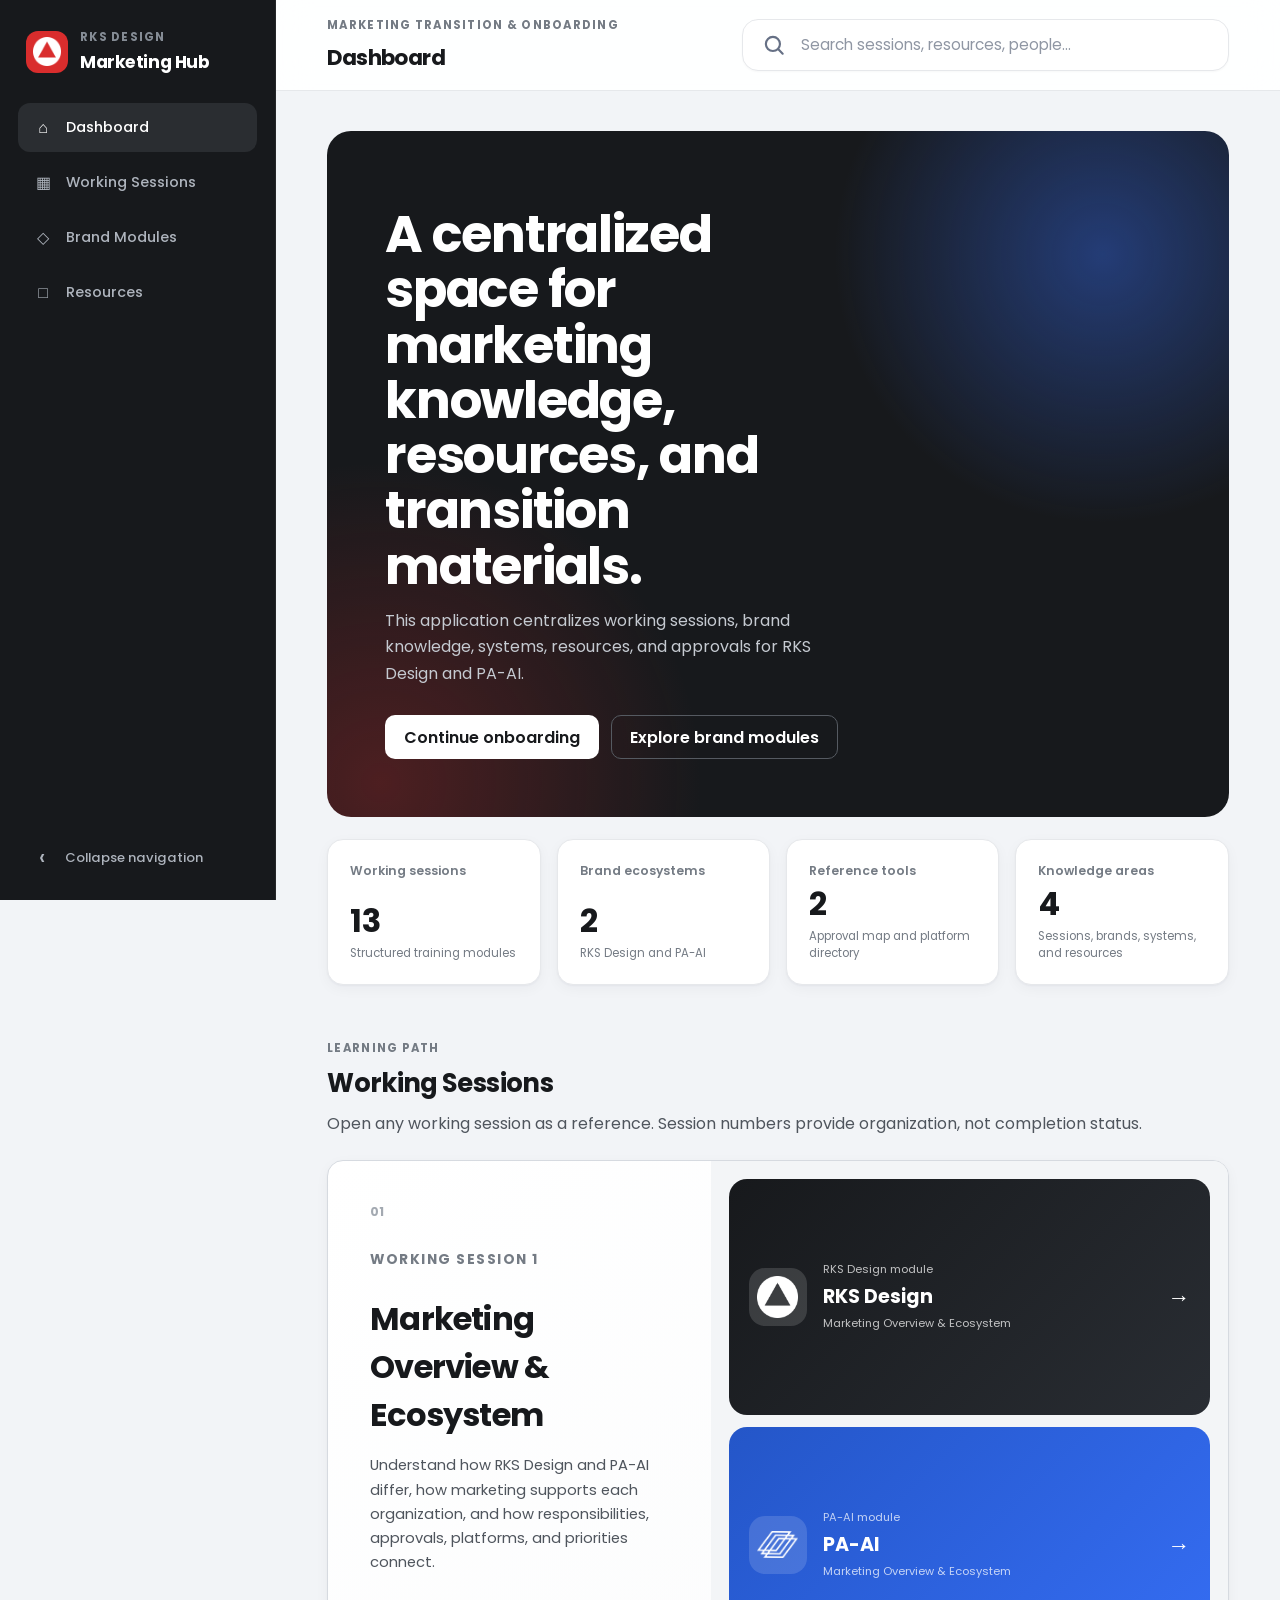
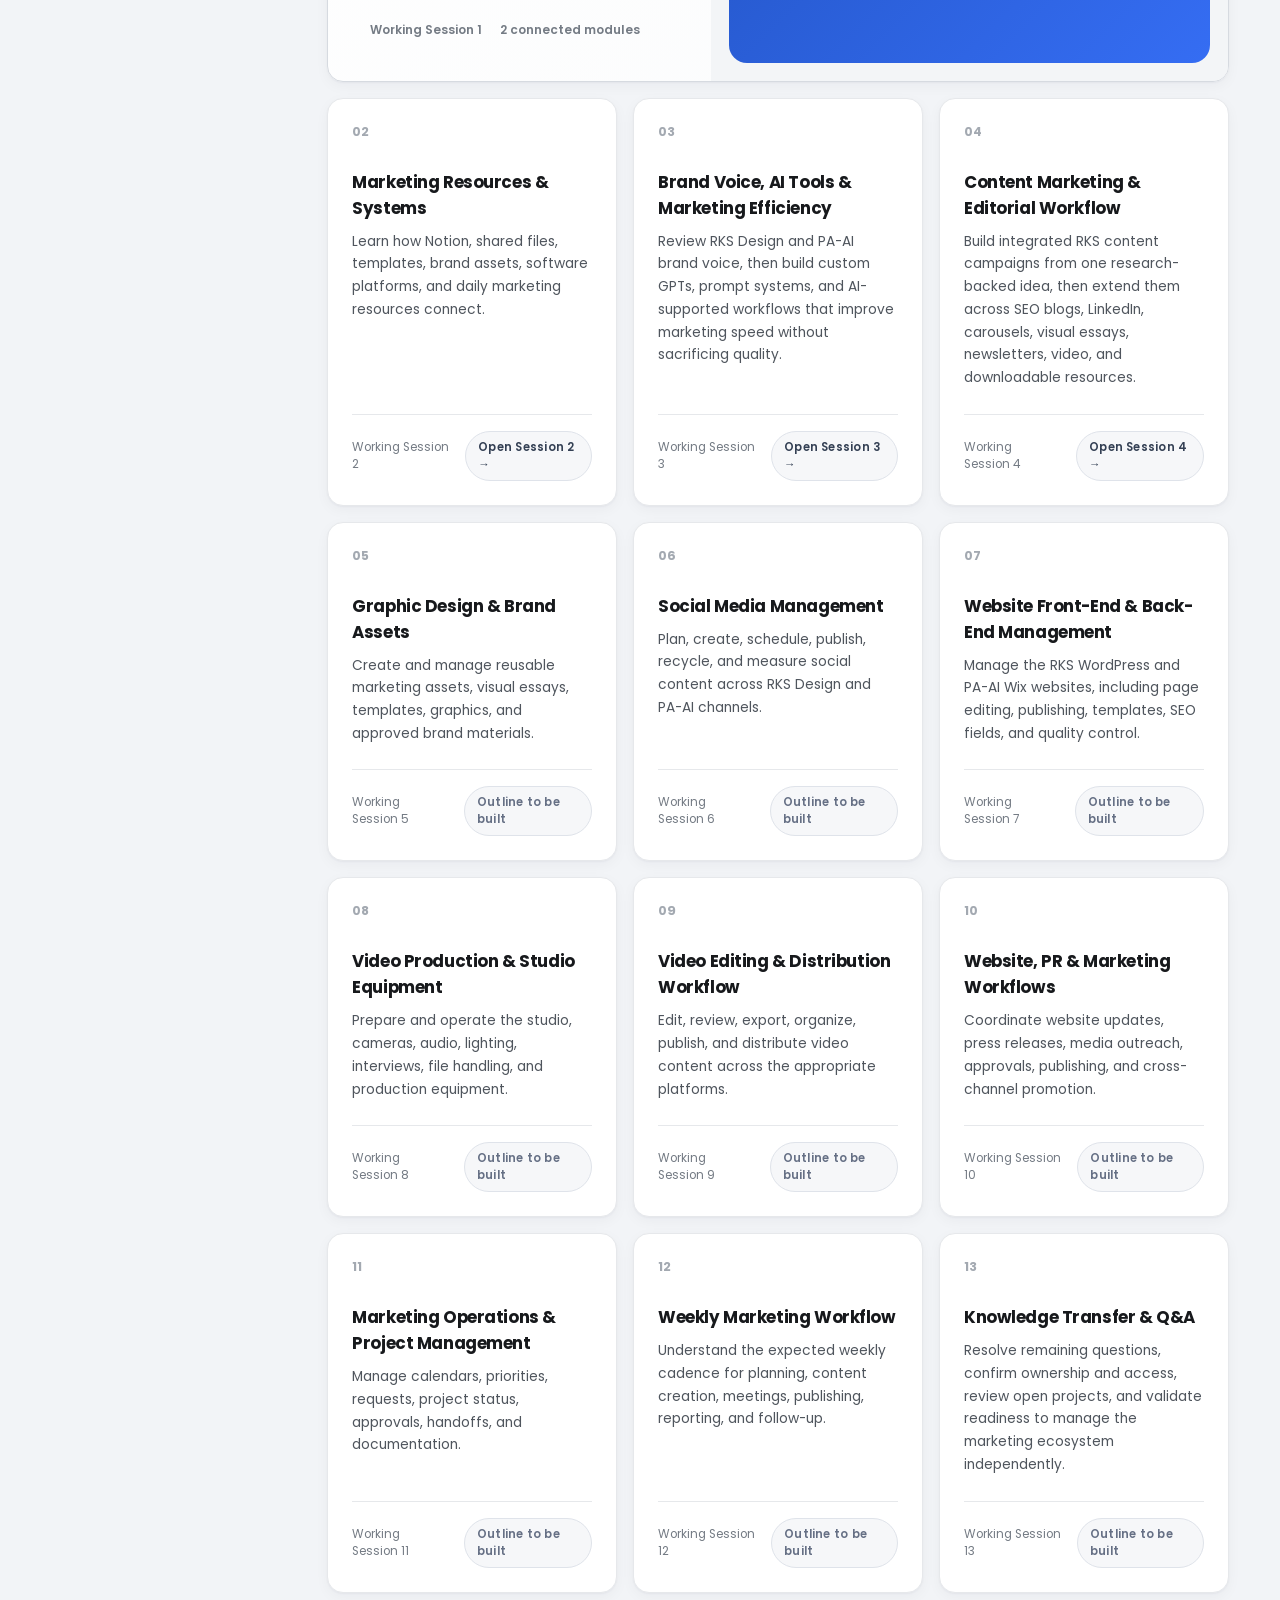
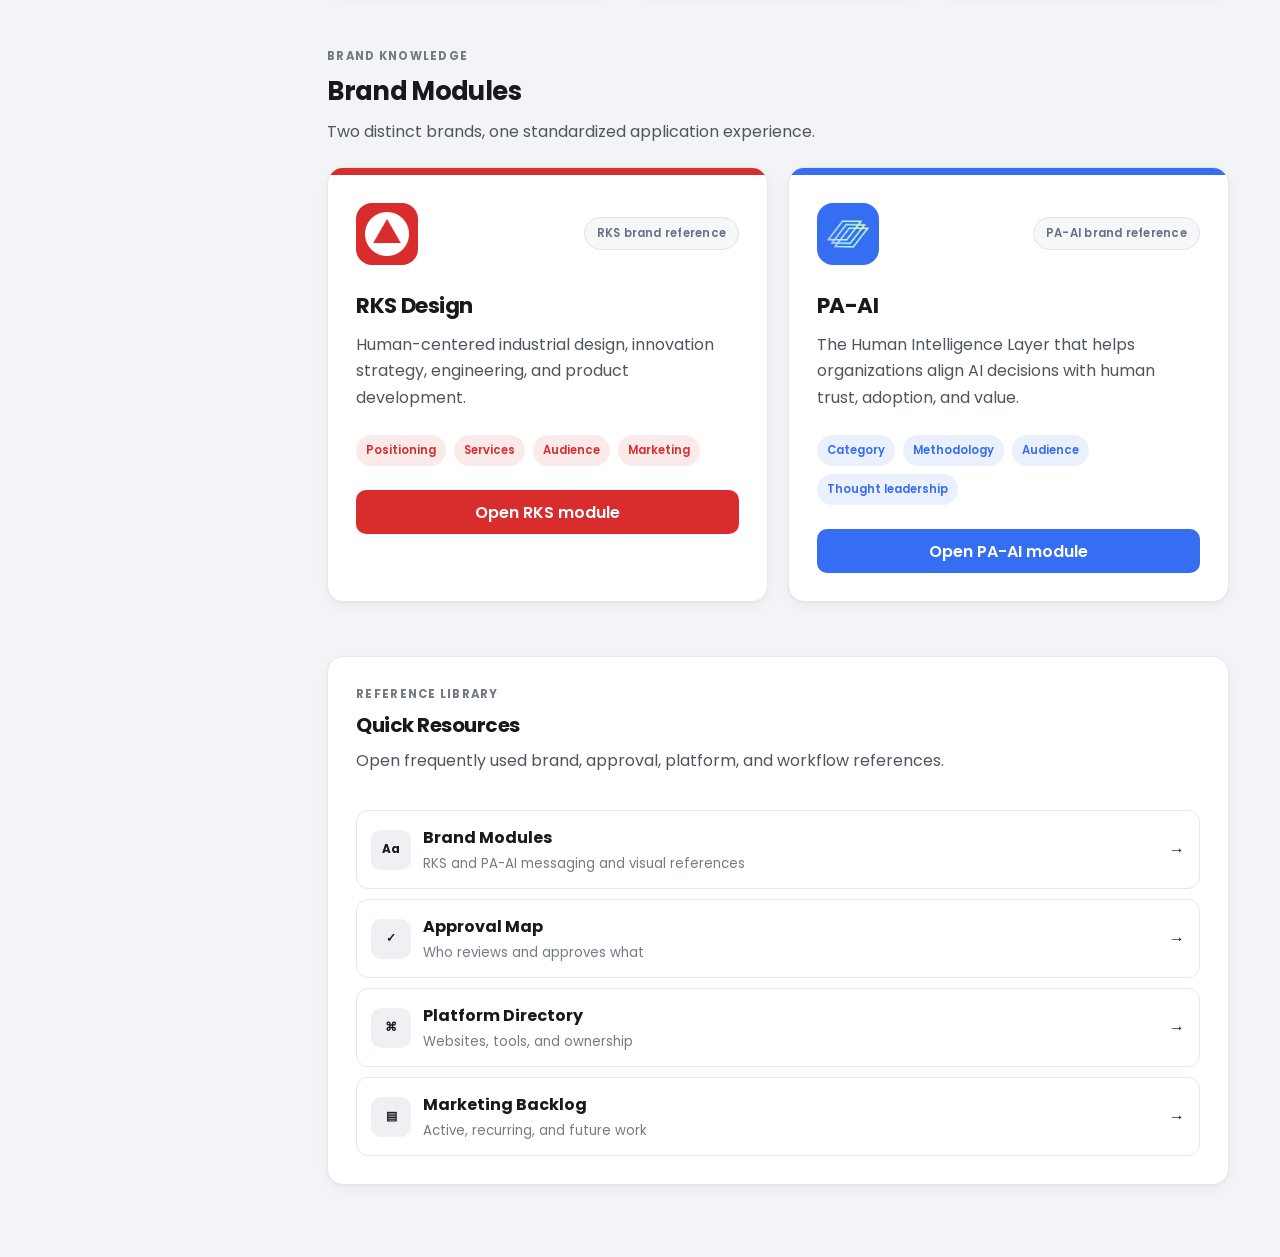
<file: index.html>
<!DOCTYPE html>

<html lang="en">
<head>
<meta charset="utf-8"/>
<meta content="width=device-width, initial-scale=1.0" name="viewport"/>
<meta content="RKS Marketing Transition and Onboarding dashboard" name="description"/>
<title>Marketing Transition &amp; Onboarding</title>
<link href="https://fonts.googleapis.com" rel="preconnect"/>
<link crossorigin="" href="https://fonts.gstatic.com" rel="preconnect"/>
<link href="https://fonts.googleapis.com/css2?family=Poppins:wght@400;500;600;700&amp;display=swap" rel="stylesheet"/>
<link href="css/design-system.css" rel="stylesheet"/>
<link href="css/components.css" rel="stylesheet"/>
<link href="css/layout.css" rel="stylesheet"/>
<link href="css/dashboard.css" rel="stylesheet"/>
</head>
<body>
<div class="app-shell">
<aside aria-label="Primary navigation" class="sidebar" id="sidebar">
<div class="sidebar__brand">
<div aria-hidden="true" class="brand-mark"><img alt="" src="assets/logos/rks-mark-white.png"/></div>
<div>
<p class="eyebrow">RKS Design</p>
<h1 class="sidebar__title">Marketing Hub</h1>
</div>
</div>
<nav class="nav-list">
<a aria-current="page" aria-label="Dashboard" class="nav-item is-active" href="#overview">
<span class="nav-item__icon">⌂</span>
<span>Dashboard</span>
</a>
<a aria-label="Working Sessions" class="nav-item" href="#sessions">
<span class="nav-item__icon">▦</span>
<span>Working Sessions</span>
</a>
<a aria-label="Brand Modules" class="nav-item" href="#brands">
<span class="nav-item__icon">◇</span>
<span>Brand Modules</span>
</a>
<a aria-label="Resources" class="nav-item" href="#resources">
<span class="nav-item__icon">□</span>
<span>Resources</span>
</a>
</nav>
<div class="sidebar__footer">

<button aria-expanded="true" aria-label="Collapse navigation" class="sidebar-toggle" id="collapseSidebar" title="Collapse navigation" type="button">
<span aria-hidden="true" class="sidebar-toggle__icon">‹</span>
<span class="sidebar-toggle__label">Collapse navigation</span>
</button>
</div>
</aside>
<main class="main-content">
<header class="topbar">
<button aria-label="Open navigation" class="icon-button topbar__menu" id="openSidebar" type="button">☰</button>
<div>
<p class="eyebrow">Marketing Transition &amp; Onboarding</p>
<h2 class="topbar__title">Dashboard</h2>
</div>
<div class="topbar__actions">
<label aria-label="Search dashboard" class="search">
<svg aria-hidden="true" class="search__icon" fill="none" viewbox="0 0 24 24"><circle cx="11" cy="11" r="6.5" stroke="currentColor" stroke-width="2"></circle><path d="m16 16 4 4" stroke="currentColor" stroke-linecap="round" stroke-width="2"></path></svg>
<input autocomplete="off" id="dashboardSearch" placeholder="Search sessions, resources, people..." type="text"/>
<button aria-label="Clear search" class="search__clear" id="clearSearch" type="button">×</button>
<div aria-label="Search results" class="global-search-results" id="globalSearchResults" role="listbox"></div>
</label>
</div>
</header>
<div class="page-content" id="overview">
<section class="hero-panel">
<div class="hero-panel__content">
<h2>A centralized space for marketing knowledge, resources, and transition materials.</h2>
<p>This application centralizes working sessions, brand knowledge, systems, resources, and approvals for RKS Design and PA-AI.</p>
<div class="hero-panel__actions">
<a class="button button--primary" href="#sessions">Continue onboarding</a>
<a class="button button--secondary" href="#brands">Explore brand modules</a>
</div>
</div>
</section>
<section aria-label="Dashboard metrics" class="metric-grid" id="metricGrid"></section>
<section class="content-section" id="sessions">
<div class="section-heading">
<div>
<p class="eyebrow">Learning path</p>
<h2>Working Sessions</h2>
<p>Open any working session as a reference. Session numbers provide organization, not completion status.</p>
</div>
</div>

<div class="session-grid" id="sessionGrid"></div>
</section>
<section class="content-section" id="brands">
<div class="section-heading">
<div>
<p class="eyebrow">Brand knowledge</p>
<h2>Brand Modules</h2>
<p>Two distinct brands, one standardized application experience.</p>
</div>
</div>
<div class="brand-grid" id="brandGrid"></div>
</section>
<section class="content-section" id="resources">
<article class="panel">
<div class="panel__header">
<div>
<p class="eyebrow">Reference library</p>
<h2>Quick Resources</h2>
<p>Open frequently used brand, approval, platform, and workflow references.</p>
</div>
</div>
<div class="resource-list" id="resourceList"></div>
</article>
</section>
</div>
</main>
</div>
<div aria-live="polite" class="toast" id="toast" role="status"></div>


<script src="data/app-data.js"></script><script src="search-index.js"></script><script src="app.js"></script></body>
</html>
</file>
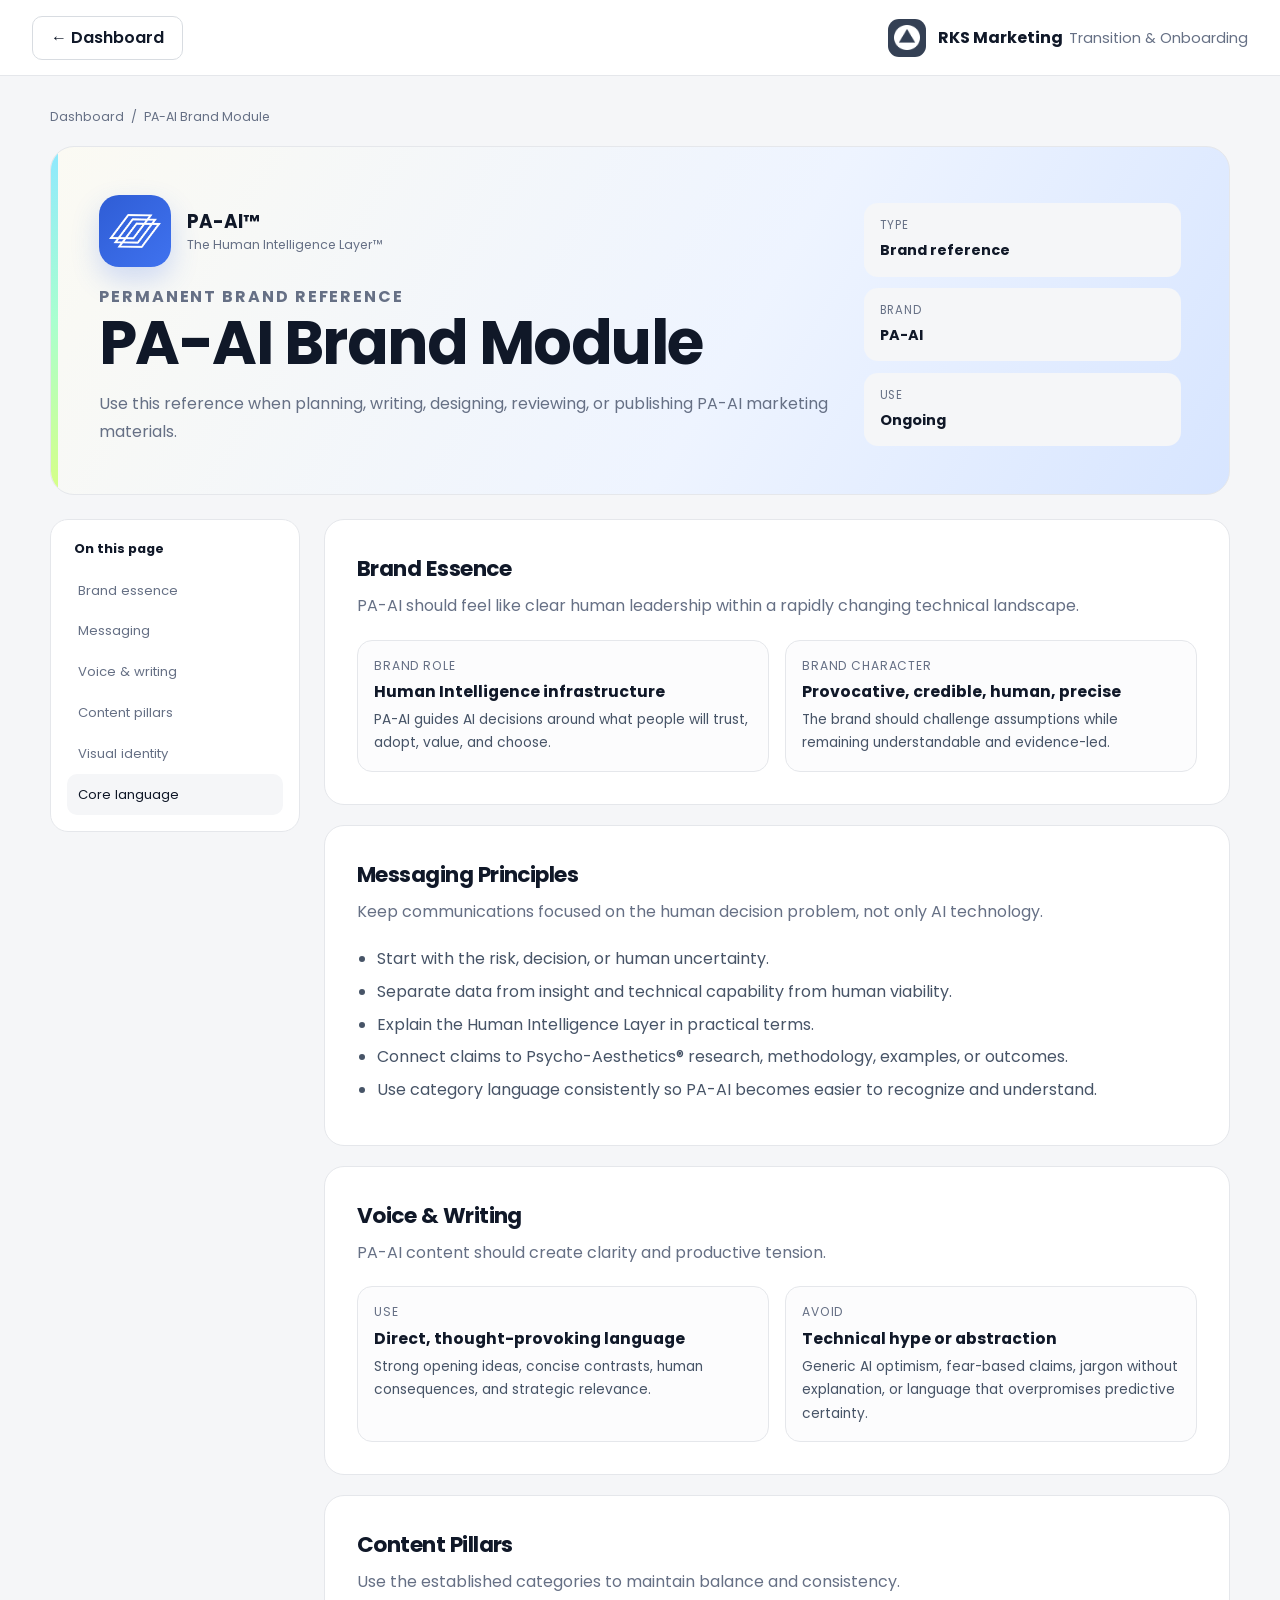
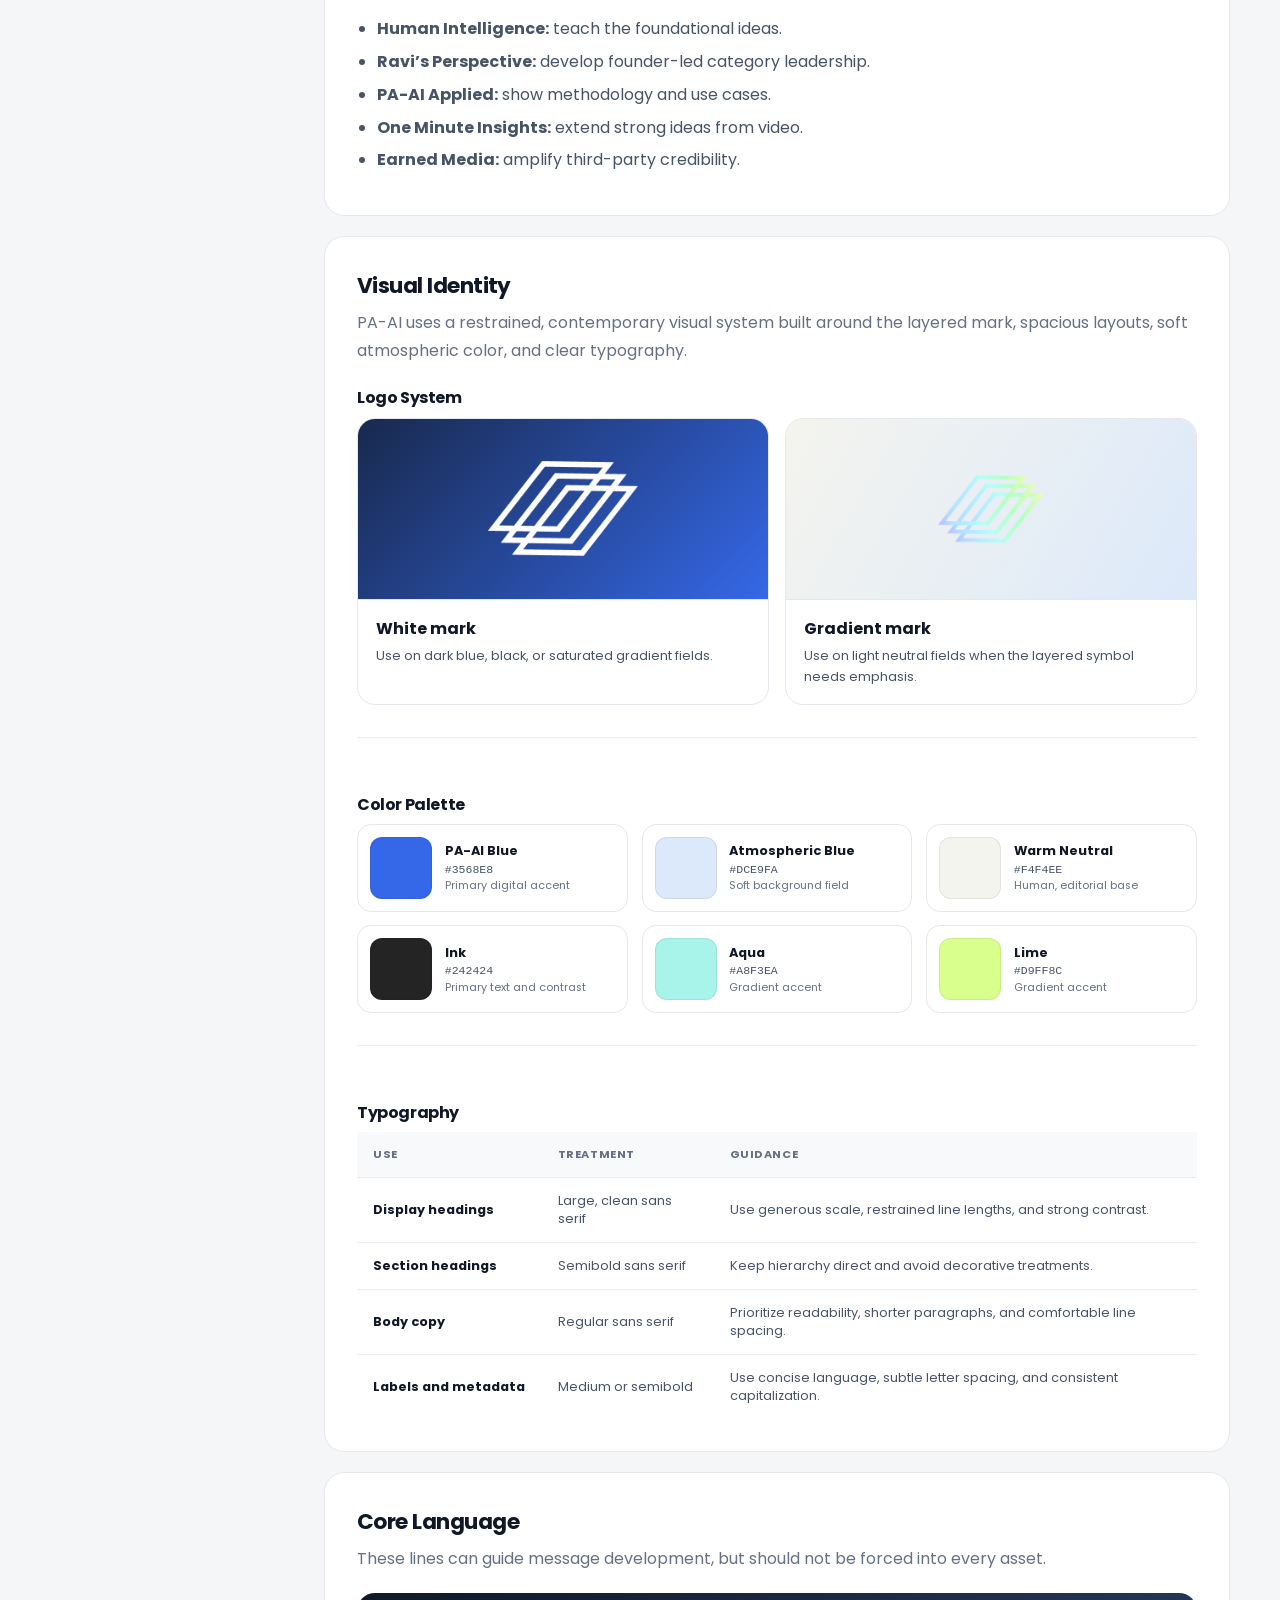
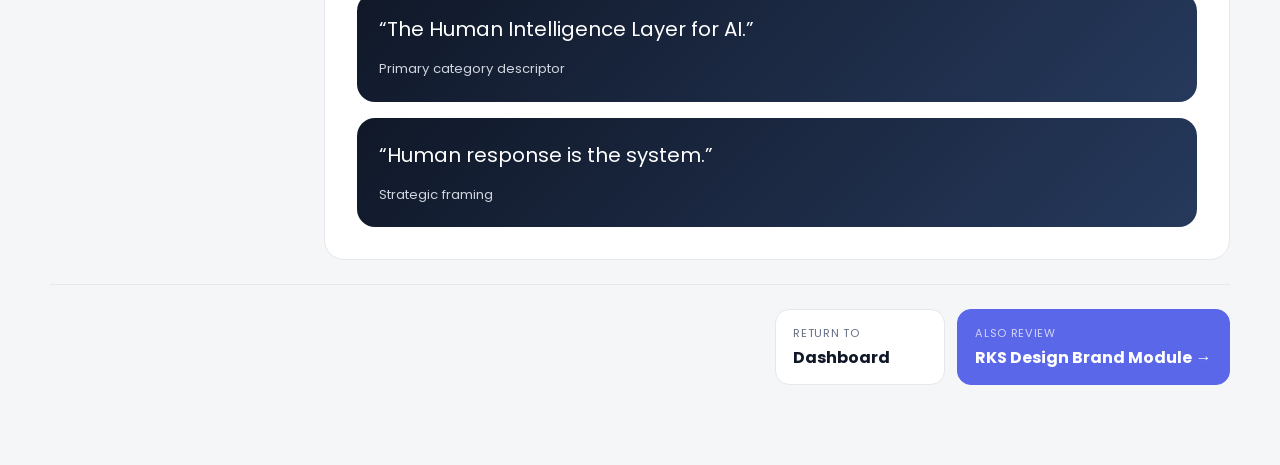
<file: modules/paai-brand.html>
<!DOCTYPE html>

<html lang="en"><head><meta charset="utf-8"/><meta content="width=device-width,initial-scale=1" name="viewport"/><title>PA-AI Brand Module | RKS Marketing Onboarding</title><link href="https://fonts.googleapis.com" rel="preconnect"/><link crossorigin="" href="https://fonts.gstatic.com" rel="preconnect"/><link href="https://fonts.googleapis.com/css2?family=Poppins:wght@400;500;600;700&amp;display=swap" rel="stylesheet"/><link href="../css/design-system.css" rel="stylesheet"/><link href="../css/components.css" rel="stylesheet"/><link href="../css/module.css" rel="stylesheet"/></head><body class="module-shell brand-paai"><header class="module-topbar"><a class="button button--secondary" href="../index.html">← Dashboard</a><div class="module-topbar__brand"><div aria-hidden="true" class="brand-mark"><img alt="" src="../assets/logos/rks-mark-white.png"/></div><div><strong>RKS Marketing</strong><span>Transition &amp; Onboarding</span></div></div></header><main class="module-container"><div class="module-breadcrumbs"><a href="../index.html">Dashboard</a><span>/</span><span>PA-AI Brand Module</span></div><section class="module-hero"><div class="module-hero__grid"><div><div class="brand-identity-lockup brand-identity-lockup--paai"><span class="paai-logo-tile"><img alt="PA-AI layered logo" src="../assets/paai/logo-white.png"/></span><span class="brand-identity-lockup__copy"><strong>PA-AI™</strong><span>The Human Intelligence Layer™</span></span></div><p class="module-kicker">Permanent Brand Reference</p><h1>PA-AI Brand Module</h1><p>Use this reference when planning, writing, designing, reviewing, or publishing PA-AI marketing materials.</p></div><div class="module-meta"><div class="module-meta__item"><span>Type</span><strong>Brand reference</strong></div><div class="module-meta__item"><span>Brand</span><strong>PA-AI</strong></div><div class="module-meta__item"><span>Use</span><strong>Ongoing</strong></div></div></div></section><div class="module-layout"><aside class="module-toc"><strong>On this page</strong><a href="#essence">Brand essence</a><a href="#message">Messaging</a><a href="#voice">Voice &amp; writing</a><a href="#pillars">Content pillars</a><a href="#visual">Visual identity</a><a href="#lines">Core language</a></aside><article class="module-content"><section class="content-card" id="essence"><h2>Brand Essence</h2><p class="section-intro">PA-AI should feel like clear human leadership within a rapidly changing technical landscape.</p><div class="info-grid"><div class="info-tile"><span>Brand role</span><strong>Human Intelligence infrastructure</strong><p>PA-AI guides AI decisions around what people will trust, adopt, value, and choose.</p></div><div class="info-tile"><span>Brand character</span><strong>Provocative, credible, human, precise</strong><p>The brand should challenge assumptions while remaining understandable and evidence-led.</p></div></div></section><section class="content-card" id="message"><h2>Messaging Principles</h2><p class="section-intro">Keep communications focused on the human decision problem, not only AI technology.</p><ul><li>Start with the risk, decision, or human uncertainty.</li><li>Separate data from insight and technical capability from human viability.</li><li>Explain the Human Intelligence Layer in practical terms.</li><li>Connect claims to Psycho-Aesthetics® research, methodology, examples, or outcomes.</li><li>Use category language consistently so PA-AI becomes easier to recognize and understand.</li></ul></section><section class="content-card" id="voice"><h2>Voice &amp; Writing</h2><p class="section-intro">PA-AI content should create clarity and productive tension.</p><div class="info-grid"><div class="info-tile"><span>Use</span><strong>Direct, thought-provoking language</strong><p>Strong opening ideas, concise contrasts, human consequences, and strategic relevance.</p></div><div class="info-tile"><span>Avoid</span><strong>Technical hype or abstraction</strong><p>Generic AI optimism, fear-based claims, jargon without explanation, or language that overpromises predictive certainty.</p></div></div></section><section class="content-card" id="pillars"><h2>Content Pillars</h2><p class="section-intro">Use the established categories to maintain balance and consistency.</p><ul><li><strong>Human Intelligence:</strong> teach the foundational ideas.</li><li><strong>Ravi’s Perspective:</strong> develop founder-led category leadership.</li><li><strong>PA-AI Applied:</strong> show methodology and use cases.</li><li><strong>One Minute Insights:</strong> extend strong ideas from video.</li><li><strong>Earned Media:</strong> amplify third-party credibility.</li></ul></section><section class="content-card" id="visual"><h2>Visual Identity</h2><p class="section-intro">PA-AI uses a restrained, contemporary visual system built around the layered mark, spacious layouts, soft atmospheric color, and clear typography.</p><div class="brand-spec-block"><h3>Logo System</h3><div class="logo-usage-grid"><div class="logo-sample logo-sample--dark"><div class="logo-sample__media"><img alt="White mark" src="../assets/paai/logo-white.png"/></div><div class="logo-sample__body"><strong>White mark</strong><p>Use on dark blue, black, or saturated gradient fields.</p></div></div><div class="logo-sample logo-sample--light"><div class="logo-sample__media"><img alt="Gradient mark" src="../assets/paai/logo-gradient-mark.png"/></div><div class="logo-sample__body"><strong>Gradient mark</strong><p>Use on light neutral fields when the layered symbol needs emphasis.</p></div></div></div></div><div class="brand-spec-block"><h3>Color Palette</h3><div class="color-swatch-grid"><div class="color-swatch"><span class="color-swatch__chip" style="--swatch:#3568E8"></span><span class="color-swatch__text"><strong>PA-AI Blue</strong><code>#3568E8</code><small>Primary digital accent</small></span></div><div class="color-swatch"><span class="color-swatch__chip" style="--swatch:#DCE9FA"></span><span class="color-swatch__text"><strong>Atmospheric Blue</strong><code>#DCE9FA</code><small>Soft background field</small></span></div><div class="color-swatch"><span class="color-swatch__chip" style="--swatch:#F4F4EE"></span><span class="color-swatch__text"><strong>Warm Neutral</strong><code>#F4F4EE</code><small>Human, editorial base</small></span></div><div class="color-swatch"><span class="color-swatch__chip" style="--swatch:#242424"></span><span class="color-swatch__text"><strong>Ink</strong><code>#242424</code><small>Primary text and contrast</small></span></div><div class="color-swatch"><span class="color-swatch__chip" style="--swatch:#A8F3EA"></span><span class="color-swatch__text"><strong>Aqua</strong><code>#A8F3EA</code><small>Gradient accent</small></span></div><div class="color-swatch"><span class="color-swatch__chip" style="--swatch:#D9FF8C"></span><span class="color-swatch__text"><strong>Lime</strong><code>#D9FF8C</code><small>Gradient accent</small></span></div></div></div><div class="brand-spec-block"><h3>Typography</h3><div class="table-scroll"><table class="brand-type-table"><thead><tr><th>Use</th><th>Treatment</th><th>Guidance</th></tr></thead><tbody><tr><th>Display headings</th><td>Large, clean sans serif</td><td>Use generous scale, restrained line lengths, and strong contrast.</td></tr><tr><th>Section headings</th><td>Semibold sans serif</td><td>Keep hierarchy direct and avoid decorative treatments.</td></tr><tr><th>Body copy</th><td>Regular sans serif</td><td>Prioritize readability, shorter paragraphs, and comfortable line spacing.</td></tr><tr><th>Labels and metadata</th><td>Medium or semibold</td><td>Use concise language, subtle letter spacing, and consistent capitalization.</td></tr></tbody></table></div></div></section><section class="content-card" id="lines"><h2>Core Language</h2><p class="section-intro">These lines can guide message development, but should not be forced into every asset.</p><div class="quote-card"><blockquote>“The Human Intelligence Layer for AI.”</blockquote><cite>Primary category descriptor</cite></div><div class="quote-card" style="margin-top:1rem"><blockquote>“Human response is the system.”</blockquote><cite>Strategic framing</cite></div></section></article></div><nav aria-label="Module actions" class="module-end-actions"><a class="module-end-actions__secondary" href="../index.html"><span>Return to</span><strong>Dashboard</strong></a><a class="module-end-actions__primary" href="rks-brand.html"><span>Also review</span><strong>RKS Design Brand Module →</strong></a></nav></main><script src="../module.js"></script></body></html>
</file>
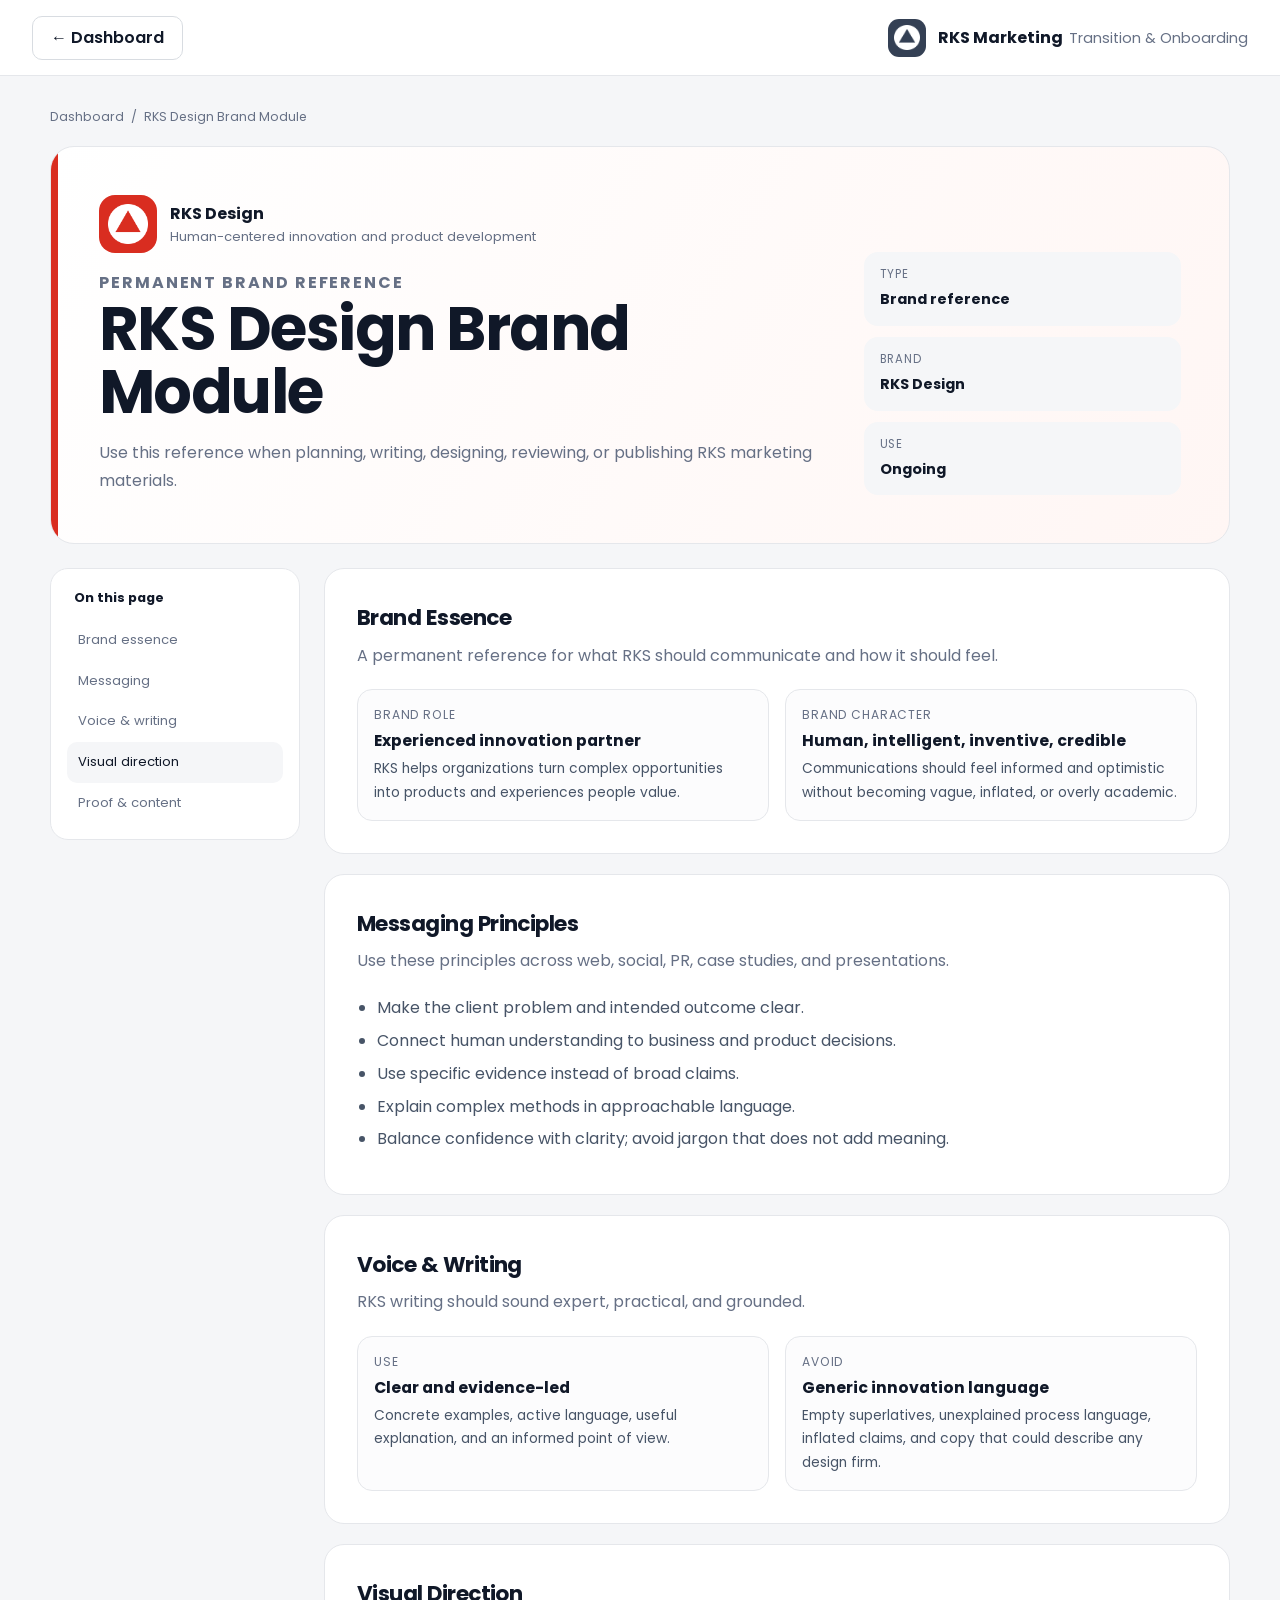
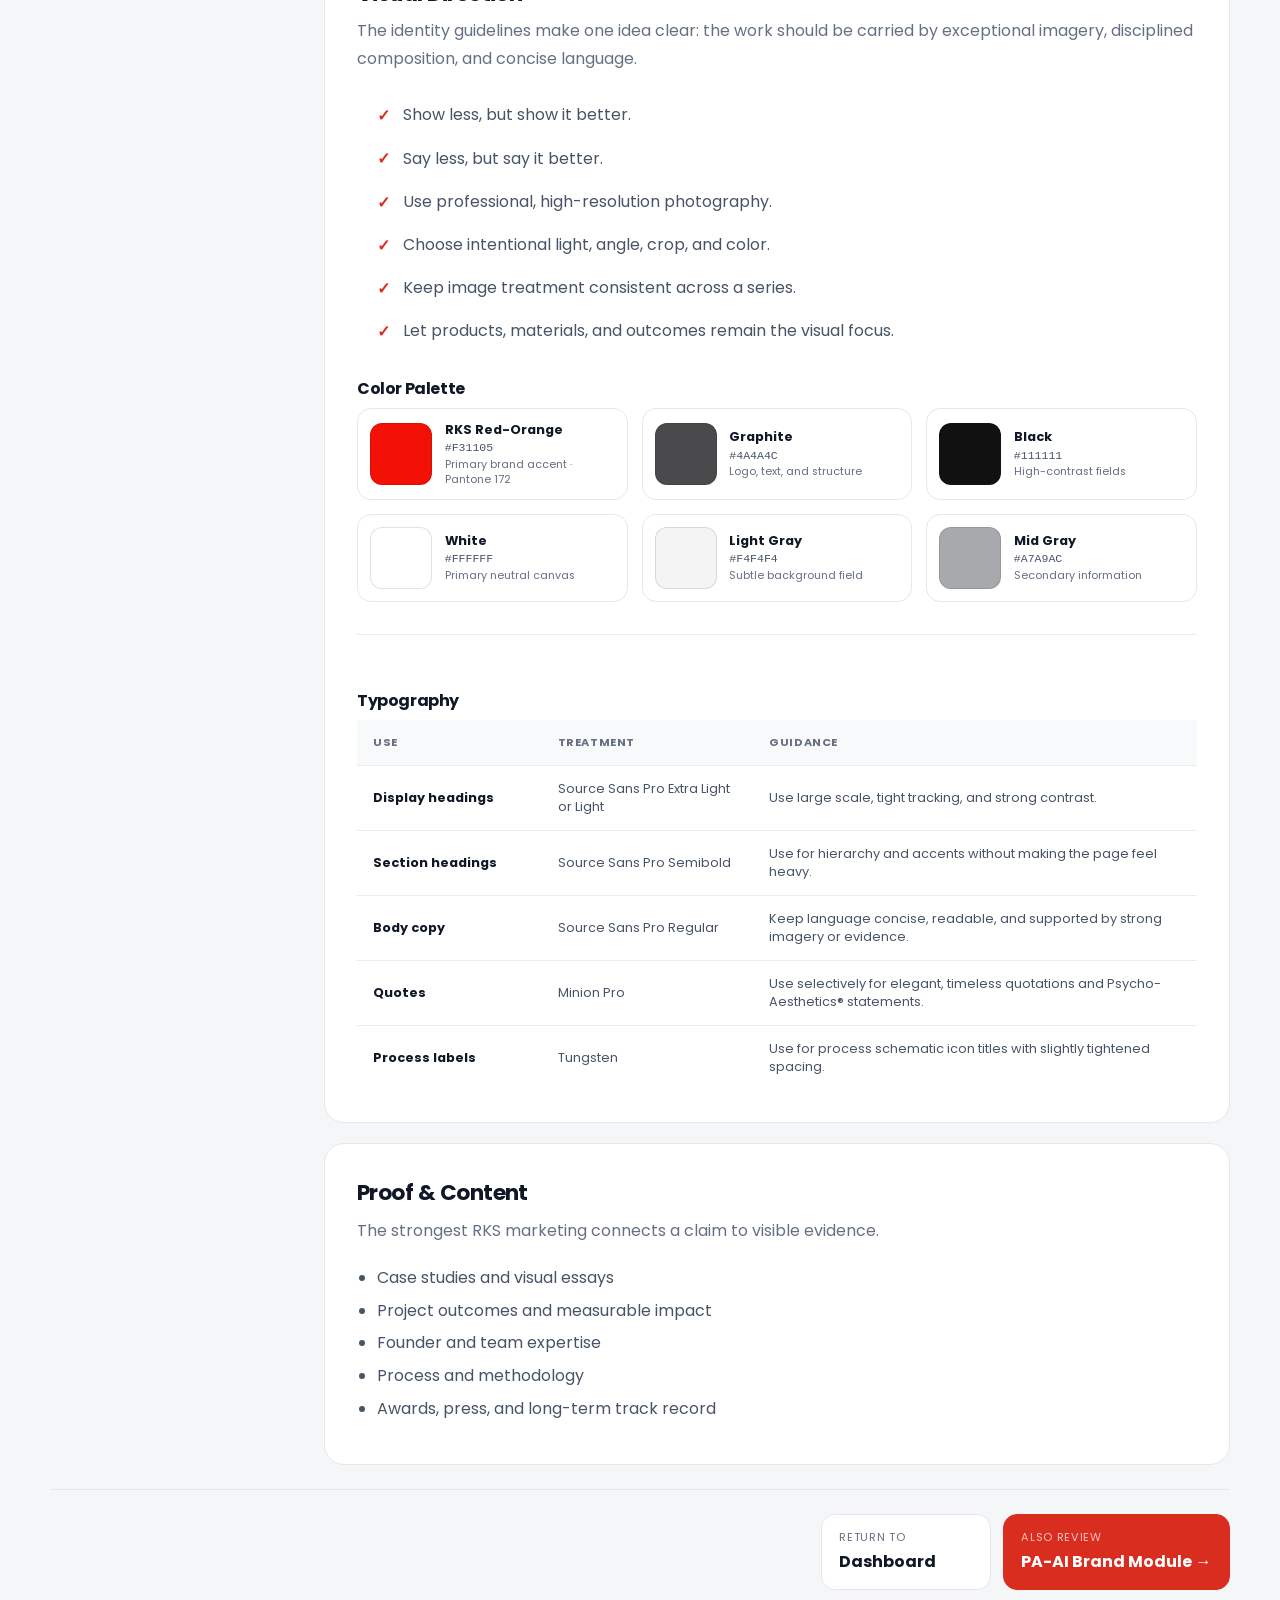
<file: modules/rks-brand.html>
<!DOCTYPE html>

<html lang="en"><head><meta charset="utf-8"/><meta content="width=device-width,initial-scale=1" name="viewport"/><title>RKS Design Brand Module | RKS Marketing Onboarding</title><link href="https://fonts.googleapis.com" rel="preconnect"/><link crossorigin="" href="https://fonts.gstatic.com" rel="preconnect"/><link href="https://fonts.googleapis.com/css2?family=Poppins:wght@400;500;600;700&amp;display=swap" rel="stylesheet"/><link href="../css/design-system.css" rel="stylesheet"/><link href="../css/components.css" rel="stylesheet"/><link href="../css/module.css" rel="stylesheet"/></head><body class="module-shell brand-rks"><header class="module-topbar"><a class="button button--secondary" href="../index.html">← Dashboard</a><div class="module-topbar__brand"><div aria-hidden="true" class="brand-mark"><img alt="" src="../assets/logos/rks-mark-white.png"/></div><div><strong>RKS Marketing</strong><span>Transition &amp; Onboarding</span></div></div></header><main class="module-container"><div class="module-breadcrumbs"><a href="../index.html">Dashboard</a><span>/</span><span>RKS Design Brand Module</span></div><section class="module-hero"><div class="module-hero__grid"><div><div class="brand-identity-lockup brand-identity-lockup--rks"><div class="brand-symbol"><img alt="RKS Design mark" src="../assets/logos/rks-mark-white.png"/></div><div class="brand-identity-lockup__copy"><strong>RKS Design</strong><span>Human-centered innovation and product development</span></div></div><p class="module-kicker">Permanent Brand Reference</p><h1>RKS Design Brand Module</h1><p>Use this reference when planning, writing, designing, reviewing, or publishing RKS marketing materials.</p></div><div class="module-meta"><div class="module-meta__item"><span>Type</span><strong>Brand reference</strong></div><div class="module-meta__item"><span>Brand</span><strong>RKS Design</strong></div><div class="module-meta__item"><span>Use</span><strong>Ongoing</strong></div></div></div></section><div class="module-layout"><aside class="module-toc"><strong>On this page</strong><a href="#essence">Brand essence</a><a href="#message">Messaging</a><a href="#voice">Voice &amp; writing</a><a href="#visual">Visual direction</a><a href="#proof">Proof &amp; content</a></aside><article class="module-content"><section class="content-card" id="essence"><h2>Brand Essence</h2><p class="section-intro">A permanent reference for what RKS should communicate and how it should feel.</p><div class="info-grid"><div class="info-tile"><span>Brand role</span><strong>Experienced innovation partner</strong><p>RKS helps organizations turn complex opportunities into products and experiences people value.</p></div><div class="info-tile"><span>Brand character</span><strong>Human, intelligent, inventive, credible</strong><p>Communications should feel informed and optimistic without becoming vague, inflated, or overly academic.</p></div></div></section><section class="content-card" id="message"><h2>Messaging Principles</h2><p class="section-intro">Use these principles across web, social, PR, case studies, and presentations.</p><ul><li>Make the client problem and intended outcome clear.</li><li>Connect human understanding to business and product decisions.</li><li>Use specific evidence instead of broad claims.</li><li>Explain complex methods in approachable language.</li><li>Balance confidence with clarity; avoid jargon that does not add meaning.</li></ul></section><section class="content-card" id="voice"><h2>Voice &amp; Writing</h2><p class="section-intro">RKS writing should sound expert, practical, and grounded.</p><div class="info-grid"><div class="info-tile"><span>Use</span><strong>Clear and evidence-led</strong><p>Concrete examples, active language, useful explanation, and an informed point of view.</p></div><div class="info-tile"><span>Avoid</span><strong>Generic innovation language</strong><p>Empty superlatives, unexplained process language, inflated claims, and copy that could describe any design firm.</p></div></div></section><section class="content-card" id="visual"><h2>Visual Direction</h2><p class="section-intro">The identity guidelines make one idea clear: the work should be carried by exceptional imagery, disciplined composition, and concise language.</p><div class="brand-module-highlight brand-module-highlight--text-only"><div><ul class="brand-checklist"><li>Show less, but show it better.</li><li>Say less, but say it better.</li><li>Use professional, high-resolution photography.</li><li>Choose intentional light, angle, crop, and color.</li><li>Keep image treatment consistent across a series.</li><li>Let products, materials, and outcomes remain the visual focus.</li></ul></div></div>
<div class="brand-spec-block"><h3>Color Palette</h3><div class="color-swatch-grid">
<div class="color-swatch"><span class="color-swatch__chip" style="--swatch:#F31105"></span><span class="color-swatch__text"><strong>RKS Red-Orange</strong><code>#F31105</code><small>Primary brand accent · Pantone 172</small></span></div>
<div class="color-swatch"><span class="color-swatch__chip" style="--swatch:#4A4A4C"></span><span class="color-swatch__text"><strong>Graphite</strong><code>#4A4A4C</code><small>Logo, text, and structure</small></span></div>
<div class="color-swatch"><span class="color-swatch__chip" style="--swatch:#111111"></span><span class="color-swatch__text"><strong>Black</strong><code>#111111</code><small>High-contrast fields</small></span></div>
<div class="color-swatch"><span class="color-swatch__chip" style="--swatch:#FFFFFF"></span><span class="color-swatch__text"><strong>White</strong><code>#FFFFFF</code><small>Primary neutral canvas</small></span></div>
<div class="color-swatch"><span class="color-swatch__chip" style="--swatch:#F4F4F4"></span><span class="color-swatch__text"><strong>Light Gray</strong><code>#F4F4F4</code><small>Subtle background field</small></span></div>
<div class="color-swatch"><span class="color-swatch__chip" style="--swatch:#A7A9AC"></span><span class="color-swatch__text"><strong>Mid Gray</strong><code>#A7A9AC</code><small>Secondary information</small></span></div>
</div></div>
<div class="brand-spec-block"><h3>Typography</h3><div class="table-scroll"><table class="brand-type-table"><thead><tr><th>Use</th><th>Treatment</th><th>Guidance</th></tr></thead><tbody>
<tr><th>Display headings</th><td>Source Sans Pro Extra Light or Light</td><td>Use large scale, tight tracking, and strong contrast.</td></tr>
<tr><th>Section headings</th><td>Source Sans Pro Semibold</td><td>Use for hierarchy and accents without making the page feel heavy.</td></tr>
<tr><th>Body copy</th><td>Source Sans Pro Regular</td><td>Keep language concise, readable, and supported by strong imagery or evidence.</td></tr>
<tr><th>Quotes</th><td>Minion Pro</td><td>Use selectively for elegant, timeless quotations and Psycho-Aesthetics® statements.</td></tr>
<tr><th>Process labels</th><td>Tungsten</td><td>Use for process schematic icon titles with slightly tightened spacing.</td></tr>
</tbody></table></div></div>
</section><section class="content-card" id="proof"><h2>Proof &amp; Content</h2><p class="section-intro">The strongest RKS marketing connects a claim to visible evidence.</p><ul><li>Case studies and visual essays</li><li>Project outcomes and measurable impact</li><li>Founder and team expertise</li><li>Process and methodology</li><li>Awards, press, and long-term track record</li></ul></section></article></div><nav aria-label="Module actions" class="module-end-actions"><a class="module-end-actions__secondary" href="../index.html"><span>Return to</span><strong>Dashboard</strong></a><a class="module-end-actions__primary" href="paai-brand.html"><span>Also review</span><strong>PA-AI Brand Module →</strong></a></nav></main><script src="../module.js"></script></body></html>
</file>
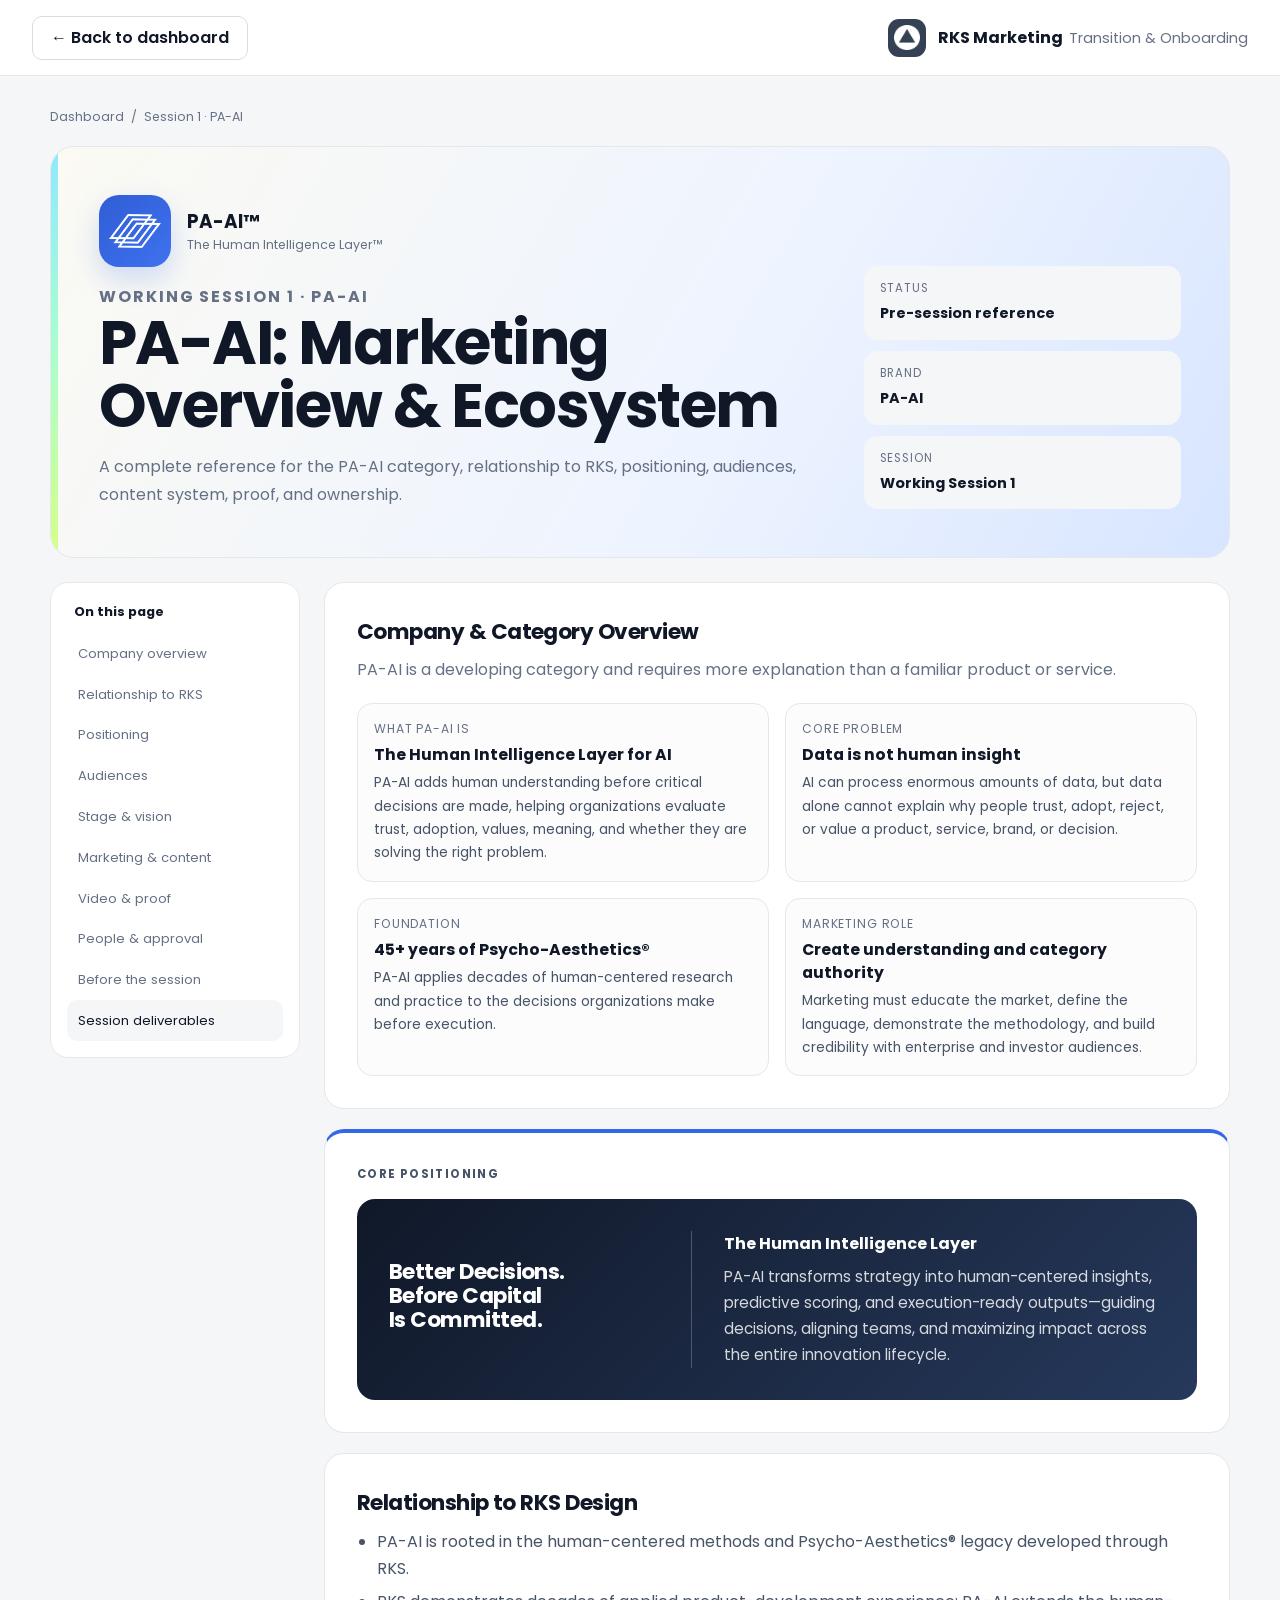
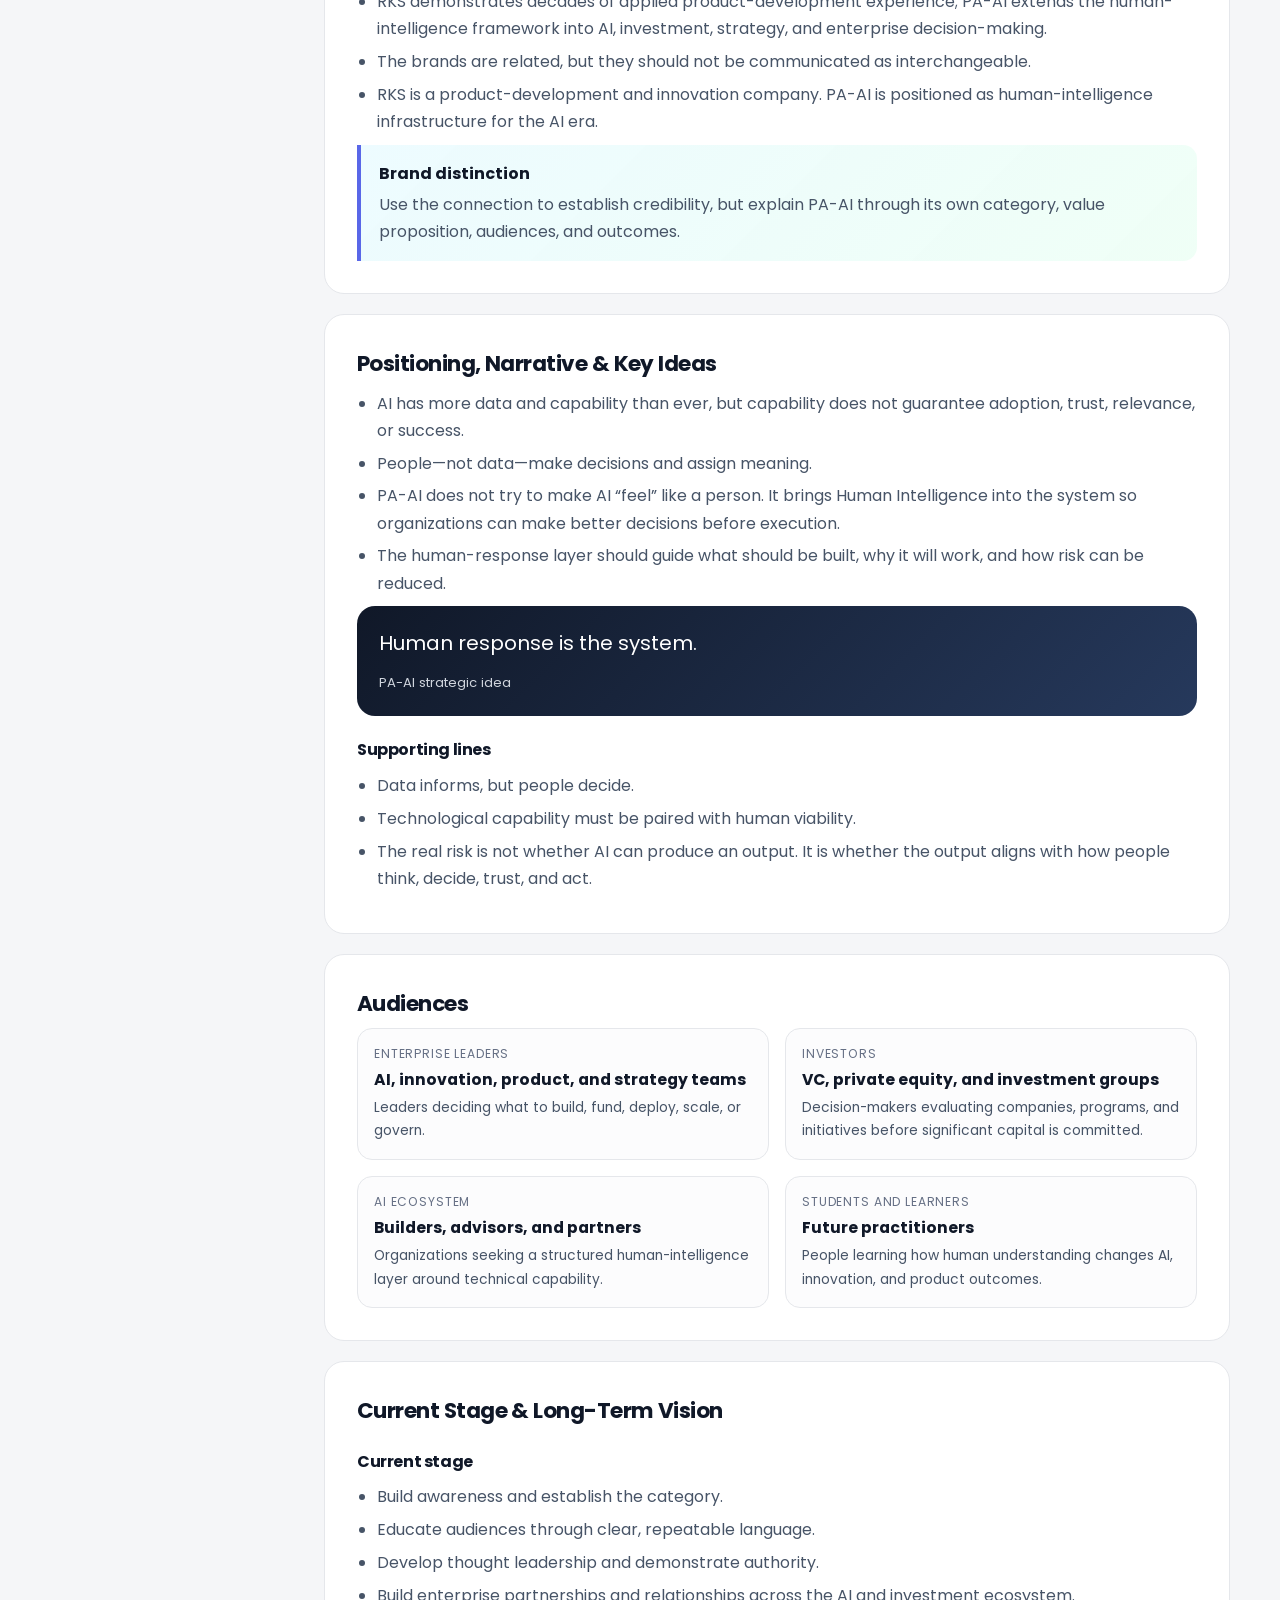
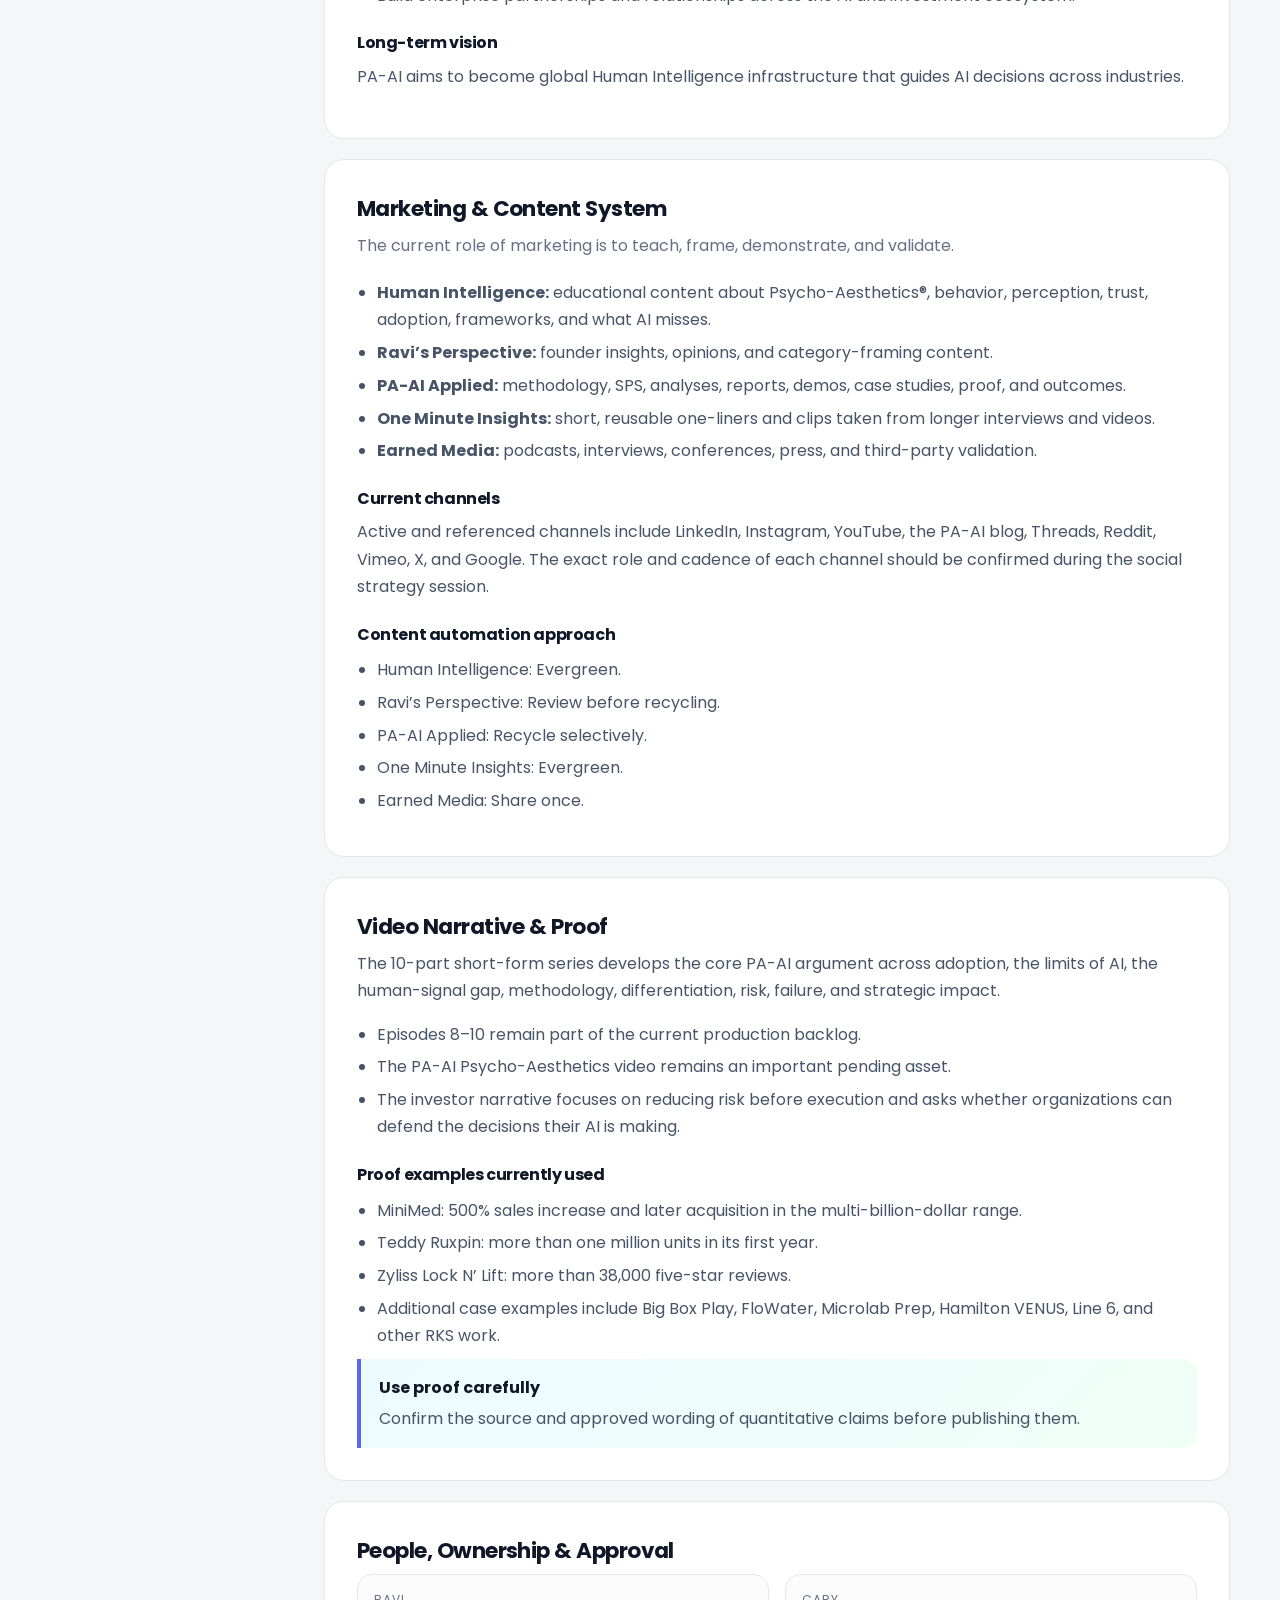
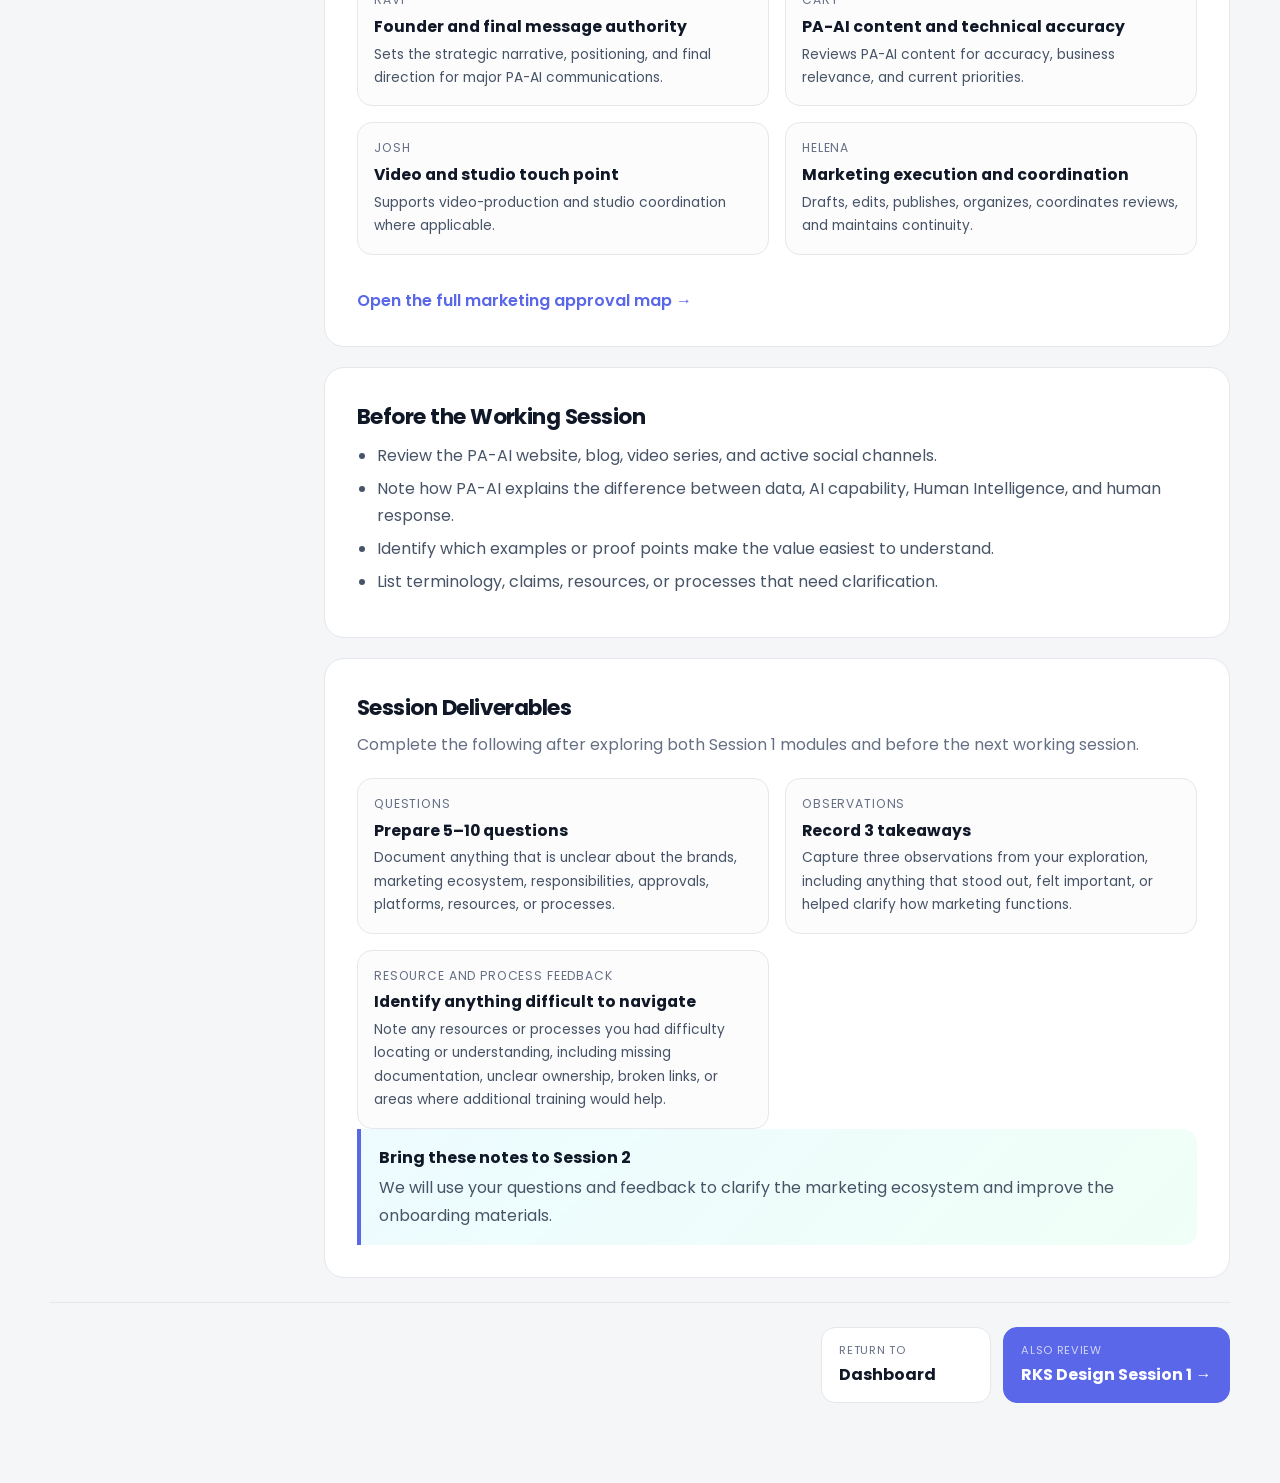
<file: modules/session-01-paai.html>
<!DOCTYPE html>
<!DOCTYPE html>

<html lang="en">
<head>
<meta charset="utf-8"/>
<meta content="width=device-width,initial-scale=1" name="viewport"/>
<title>Session 1 · PA-AI | RKS Marketing Onboarding</title>
<link href="https://fonts.googleapis.com" rel="preconnect"/>
<link crossorigin="" href="https://fonts.gstatic.com" rel="preconnect"/>
<link href="https://fonts.googleapis.com/css2?family=Poppins:wght@400;500;600;700&amp;display=swap" rel="stylesheet"/>
<link href="../css/design-system.css" rel="stylesheet"/>
<link href="../css/components.css" rel="stylesheet"/>
<link href="../css/module.css" rel="stylesheet"/>
</head>
<body class="module-shell brand-paai">
<header class="module-topbar">
<a class="button button--secondary" href="../index.html">← Back to dashboard</a>
<div class="module-topbar__brand"><div aria-hidden="true" class="brand-mark"><img alt="" src="../assets/logos/rks-mark-white.png"/></div><div><strong>RKS Marketing</strong><span>Transition &amp; Onboarding</span></div></div>
</header>
<main class="module-container">
<div class="module-breadcrumbs"><a href="../index.html">Dashboard</a><span>/</span><span>Session 1 · PA-AI</span></div>
<section class="module-hero">
<div class="module-hero__grid">
<div><div class="brand-identity-lockup brand-identity-lockup--paai"><span class="paai-logo-tile"><img alt="PA-AI layered logo" src="../assets/paai/logo-white.png"/></span><span class="brand-identity-lockup__copy"><strong>PA-AI™</strong><span>The Human Intelligence Layer™</span></span></div><p class="module-kicker">Working Session 1 · PA-AI</p><h1>PA-AI: Marketing Overview &amp; Ecosystem</h1><p>A complete reference for the PA-AI category, relationship to RKS, positioning, audiences, content system, proof, and ownership.</p></div>
<div class="module-meta">
<div class="module-meta__item"><span>Status</span><strong>Pre-session reference</strong></div>
<div class="module-meta__item"><span>Brand</span><strong>PA-AI</strong></div>
<div class="module-meta__item"><span>Session</span><strong>Working Session 1</strong></div>
</div>
</div>
</section>
<div class="module-layout">
<aside class="module-toc"><strong>On this page</strong><a href="#overview">Company overview</a><a href="#relationship">Relationship to RKS</a><a href="#positioning">Positioning</a><a href="#audiences">Audiences</a><a href="#stage">Stage &amp; vision</a><a href="#content">Marketing &amp; content</a><a href="#video">Video &amp; proof</a><a href="#people">People &amp; approval</a><a href="#exploration">Before the session</a><a href="#deliverables">Session deliverables</a></aside>
<article class="module-content">
<section class="content-card" id="overview">
<h2>Company &amp; Category Overview</h2>
<p class="section-intro">PA-AI is a developing category and requires more explanation than a familiar product or service.</p>
<div class="info-grid">
<div class="info-tile"><span>What PA-AI is</span><strong>The Human Intelligence Layer for AI</strong><p>PA-AI adds human understanding before critical decisions are made, helping organizations evaluate trust, adoption, values, meaning, and whether they are solving the right problem.</p></div>
<div class="info-tile"><span>Core problem</span><strong>Data is not human insight</strong><p>AI can process enormous amounts of data, but data alone cannot explain why people trust, adopt, reject, or value a product, service, brand, or decision.</p></div>
<div class="info-tile"><span>Foundation</span><strong>45+ years of Psycho-Aesthetics®</strong><p>PA-AI applies decades of human-centered research and practice to the decisions organizations make before execution.</p></div>
<div class="info-tile"><span>Marketing role</span><strong>Create understanding and category authority</strong><p>Marketing must educate the market, define the language, demonstrate the methodology, and build credibility with enterprise and investor audiences.</p></div>
</div>
</section><section aria-label="Core PA-AI positioning" class="content-card positioning-card positioning-card--paai">
<p class="module-kicker">Core Positioning</p>
<div class="positioning-card__panel">
<h2 class="positioning-card__headline">Better Decisions.<br/>Before Capital<br/>Is Committed.</h2>
<div class="positioning-card__body">
<strong>The Human Intelligence Layer</strong>
<p>PA-AI transforms strategy into human-centered insights, predictive scoring, and execution-ready outputs—guiding decisions, aligning teams, and maximizing impact across the entire innovation lifecycle.</p>
</div>
</div>
</section>
<section class="content-card" id="relationship">
<h2>Relationship to RKS Design</h2>
<ul>
<li>PA-AI is rooted in the human-centered methods and Psycho-Aesthetics® legacy developed through RKS.</li>
<li>RKS demonstrates decades of applied product-development experience; PA-AI extends the human-intelligence framework into AI, investment, strategy, and enterprise decision-making.</li>
<li>The brands are related, but they should not be communicated as interchangeable.</li>
<li>RKS is a product-development and innovation company. PA-AI is positioned as human-intelligence infrastructure for the AI era.</li>
</ul>
<div class="callout"><strong>Brand distinction</strong><p>Use the connection to establish credibility, but explain PA-AI through its own category, value proposition, audiences, and outcomes.</p></div>
</section>
<section class="content-card" id="positioning">
<h2>Positioning, Narrative &amp; Key Ideas</h2>
<ul>
<li>AI has more data and capability than ever, but capability does not guarantee adoption, trust, relevance, or success.</li>
<li>People—not data—make decisions and assign meaning.</li>
<li>PA-AI does not try to make AI “feel” like a person. It brings Human Intelligence into the system so organizations can make better decisions before execution.</li>
<li>The human-response layer should guide what should be built, why it will work, and how risk can be reduced.</li>
</ul>
<div class="quote-card"><blockquote>Human response is the system.</blockquote><cite>PA-AI strategic idea</cite></div>
<h3>Supporting lines</h3>
<ul>
<li>Data informs, but people decide.</li>
<li>Technological capability must be paired with human viability.</li>
<li>The real risk is not whether AI can produce an output. It is whether the output aligns with how people think, decide, trust, and act.</li>
</ul>
</section>
<section class="content-card" id="audiences">
<h2>Audiences</h2>
<div class="info-grid">
<div class="info-tile"><span>Enterprise leaders</span><strong>AI, innovation, product, and strategy teams</strong><p>Leaders deciding what to build, fund, deploy, scale, or govern.</p></div>
<div class="info-tile"><span>Investors</span><strong>VC, private equity, and investment groups</strong><p>Decision-makers evaluating companies, programs, and initiatives before significant capital is committed.</p></div>
<div class="info-tile"><span>AI ecosystem</span><strong>Builders, advisors, and partners</strong><p>Organizations seeking a structured human-intelligence layer around technical capability.</p></div>
<div class="info-tile"><span>Students and learners</span><strong>Future practitioners</strong><p>People learning how human understanding changes AI, innovation, and product outcomes.</p></div>
</div>
</section>
<section class="content-card" id="stage">
<h2>Current Stage &amp; Long-Term Vision</h2>
<h3>Current stage</h3>
<ul>
<li>Build awareness and establish the category.</li>
<li>Educate audiences through clear, repeatable language.</li>
<li>Develop thought leadership and demonstrate authority.</li>
<li>Build enterprise partnerships and relationships across the AI and investment ecosystem.</li>
</ul>
<h3>Long-term vision</h3>
<p>PA-AI aims to become global Human Intelligence infrastructure that guides AI decisions across industries.</p>
</section>
<section class="content-card" id="content">
<h2>Marketing &amp; Content System</h2>
<p class="section-intro">The current role of marketing is to teach, frame, demonstrate, and validate.</p>
<ul>
<li><strong>Human Intelligence:</strong> educational content about Psycho-Aesthetics®, behavior, perception, trust, adoption, frameworks, and what AI misses.</li>
<li><strong>Ravi’s Perspective:</strong> founder insights, opinions, and category-framing content.</li>
<li><strong>PA-AI Applied:</strong> methodology, SPS, analyses, reports, demos, case studies, proof, and outcomes.</li>
<li><strong>One Minute Insights:</strong> short, reusable one-liners and clips taken from longer interviews and videos.</li>
<li><strong>Earned Media:</strong> podcasts, interviews, conferences, press, and third-party validation.</li>
</ul>
<h3>Current channels</h3>
<p>Active and referenced channels include LinkedIn, Instagram, YouTube, the PA-AI blog, Threads, Reddit, Vimeo, X, and Google. The exact role and cadence of each channel should be confirmed during the social strategy session.</p>
<h3>Content automation approach</h3>
<ul>
<li>Human Intelligence: Evergreen.</li>
<li>Ravi’s Perspective: Review before recycling.</li>
<li>PA-AI Applied: Recycle selectively.</li>
<li>One Minute Insights: Evergreen.</li>
<li>Earned Media: Share once.</li>
</ul>
</section>
<section class="content-card" id="video">
<h2>Video Narrative &amp; Proof</h2>
<p>The 10-part short-form series develops the core PA-AI argument across adoption, the limits of AI, the human-signal gap, methodology, differentiation, risk, failure, and strategic impact.</p>
<ul>
<li>Episodes 8–10 remain part of the current production backlog.</li>
<li>The PA-AI Psycho-Aesthetics video remains an important pending asset.</li>
<li>The investor narrative focuses on reducing risk before execution and asks whether organizations can defend the decisions their AI is making.</li>
</ul>
<h3>Proof examples currently used</h3>
<ul>
<li>MiniMed: 500% sales increase and later acquisition in the multi-billion-dollar range.</li>
<li>Teddy Ruxpin: more than one million units in its first year.</li>
<li>Zyliss Lock N’ Lift: more than 38,000 five-star reviews.</li>
<li>Additional case examples include Big Box Play, FloWater, Microlab Prep, Hamilton VENUS, Line 6, and other RKS work.</li>
</ul>
<div class="callout"><strong>Use proof carefully</strong><p>Confirm the source and approved wording of quantitative claims before publishing them.</p></div>
</section>
<section class="content-card" id="people">
<h2>People, Ownership &amp; Approval</h2>
<div class="info-grid">
<div class="info-tile"><span>Ravi</span><strong>Founder and final message authority</strong><p>Sets the strategic narrative, positioning, and final direction for major PA-AI communications.</p></div>
<div class="info-tile"><span>Cary</span><strong>PA-AI content and technical accuracy</strong><p>Reviews PA-AI content for accuracy, business relevance, and current priorities.</p></div>
<div class="info-tile"><span>Josh</span><strong>Video and studio touch point</strong><p>Supports video-production and studio coordination where applicable.</p></div>
<div class="info-tile"><span>Helena</span><strong>Marketing execution and coordination</strong><p>Drafts, edits, publishes, organizes, coordinates reviews, and maintains continuity.</p></div>
</div>
<p class="resource-link-row"><a class="resource-link" href="../resources/approval-map.html">Open the full marketing approval map →</a></p>
</section>

<section class="content-card" id="exploration">
<h2>Before the Working Session</h2>
<ul>
<li>Review the PA-AI website, blog, video series, and active social channels.</li>
<li>Note how PA-AI explains the difference between data, AI capability, Human Intelligence, and human response.</li>
<li>Identify which examples or proof points make the value easiest to understand.</li>
<li>List terminology, claims, resources, or processes that need clarification.</li>
</ul>
</section>
<section class="content-card" id="deliverables">
<h2>Session Deliverables</h2>
<p class="section-intro">Complete the following after exploring both Session 1 modules and before the next working session.</p>
<div class="info-grid">
<div class="info-tile"><span>Questions</span><strong>Prepare 5–10 questions</strong><p>Document anything that is unclear about the brands, marketing ecosystem, responsibilities, approvals, platforms, resources, or processes.</p></div>
<div class="info-tile"><span>Observations</span><strong>Record 3 takeaways</strong><p>Capture three observations from your exploration, including anything that stood out, felt important, or helped clarify how marketing functions.</p></div>
<div class="info-tile"><span>Resource and process feedback</span><strong>Identify anything difficult to navigate</strong><p>Note any resources or processes you had difficulty locating or understanding, including missing documentation, unclear ownership, broken links, or areas where additional training would help.</p></div>
</div>
<div class="callout"><strong>Bring these notes to Session 2</strong><p>We will use your questions and feedback to clarify the marketing ecosystem and improve the onboarding materials.</p></div>
</section></article>
</div>
<nav aria-label="Module actions" class="module-end-actions">
<a class="module-end-actions__secondary" href="../index.html"><span>Return to</span><strong>Dashboard</strong></a>
<a class="module-end-actions__primary" href="session-01-rks.html"><span>Also review</span><strong>RKS Design Session 1 →</strong></a>
</nav>
</main>
<script src="../module.js"></script>
</body>
</html>
</file>
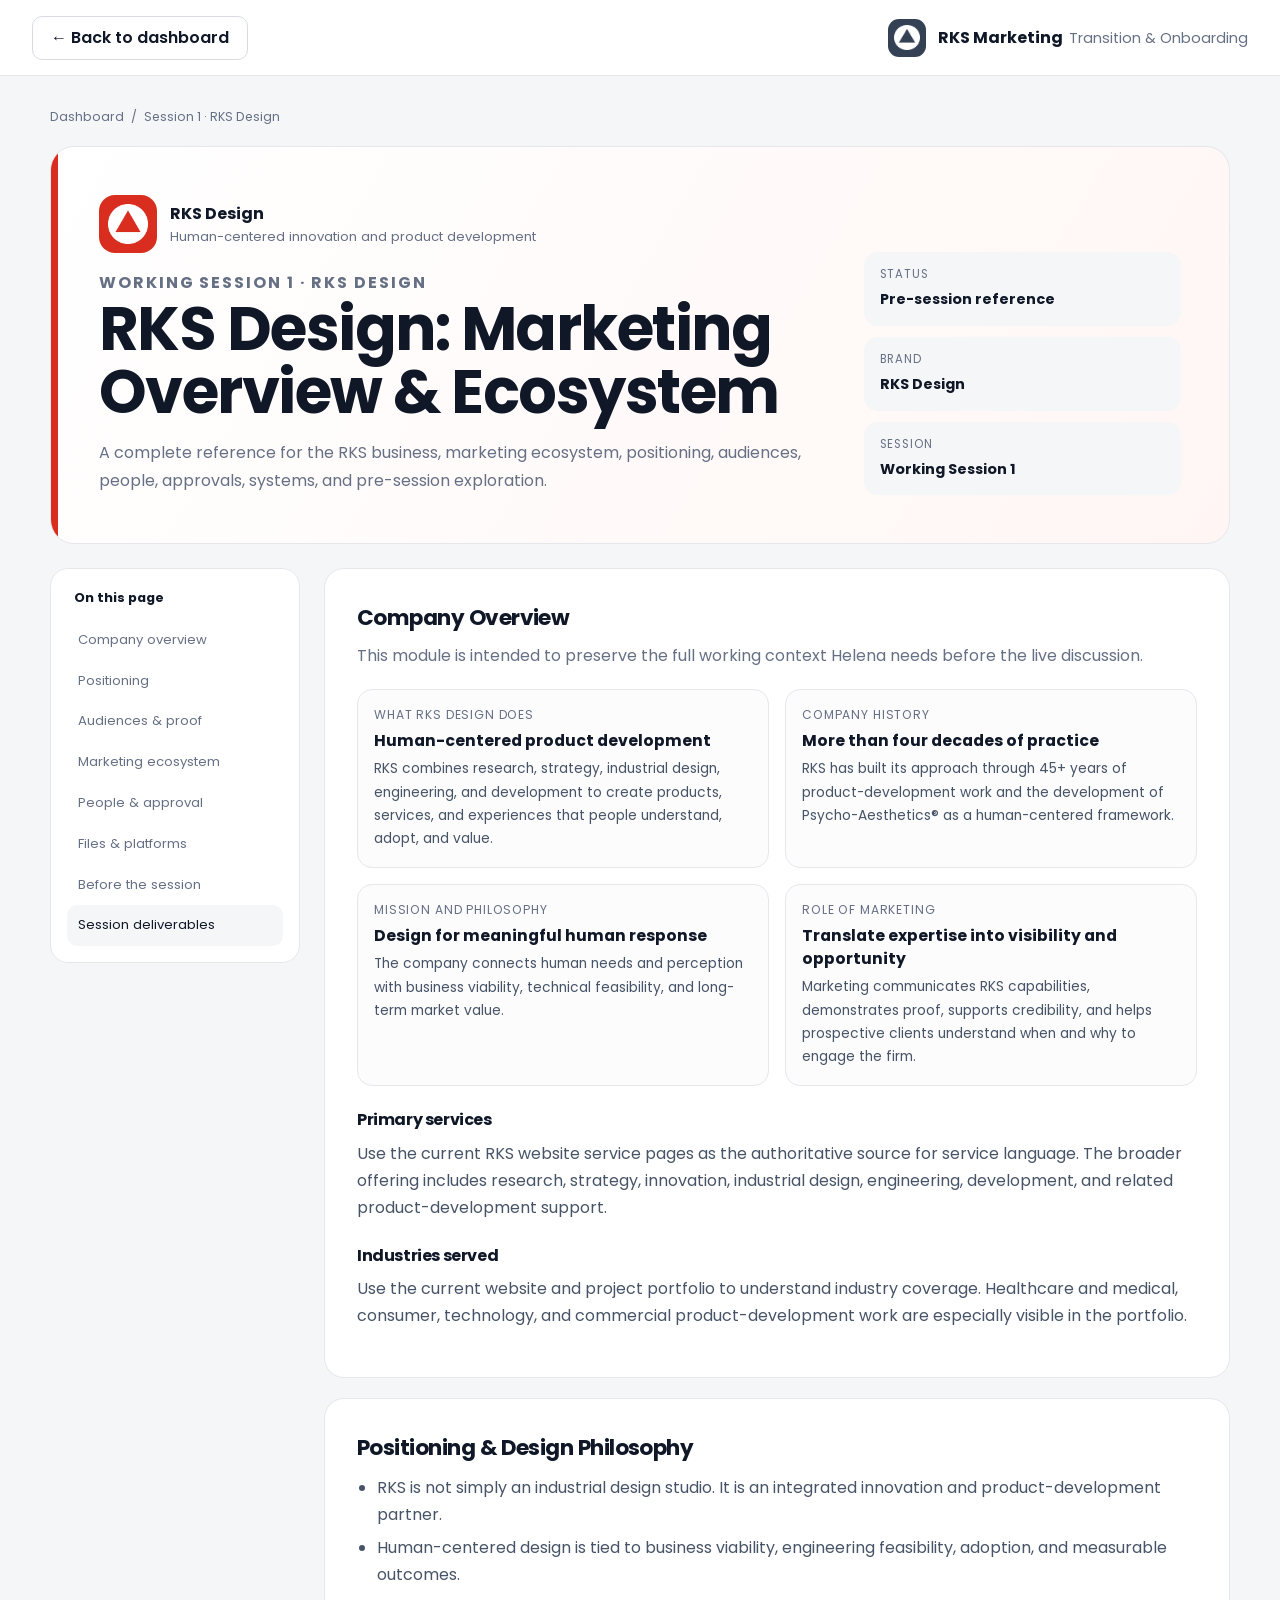
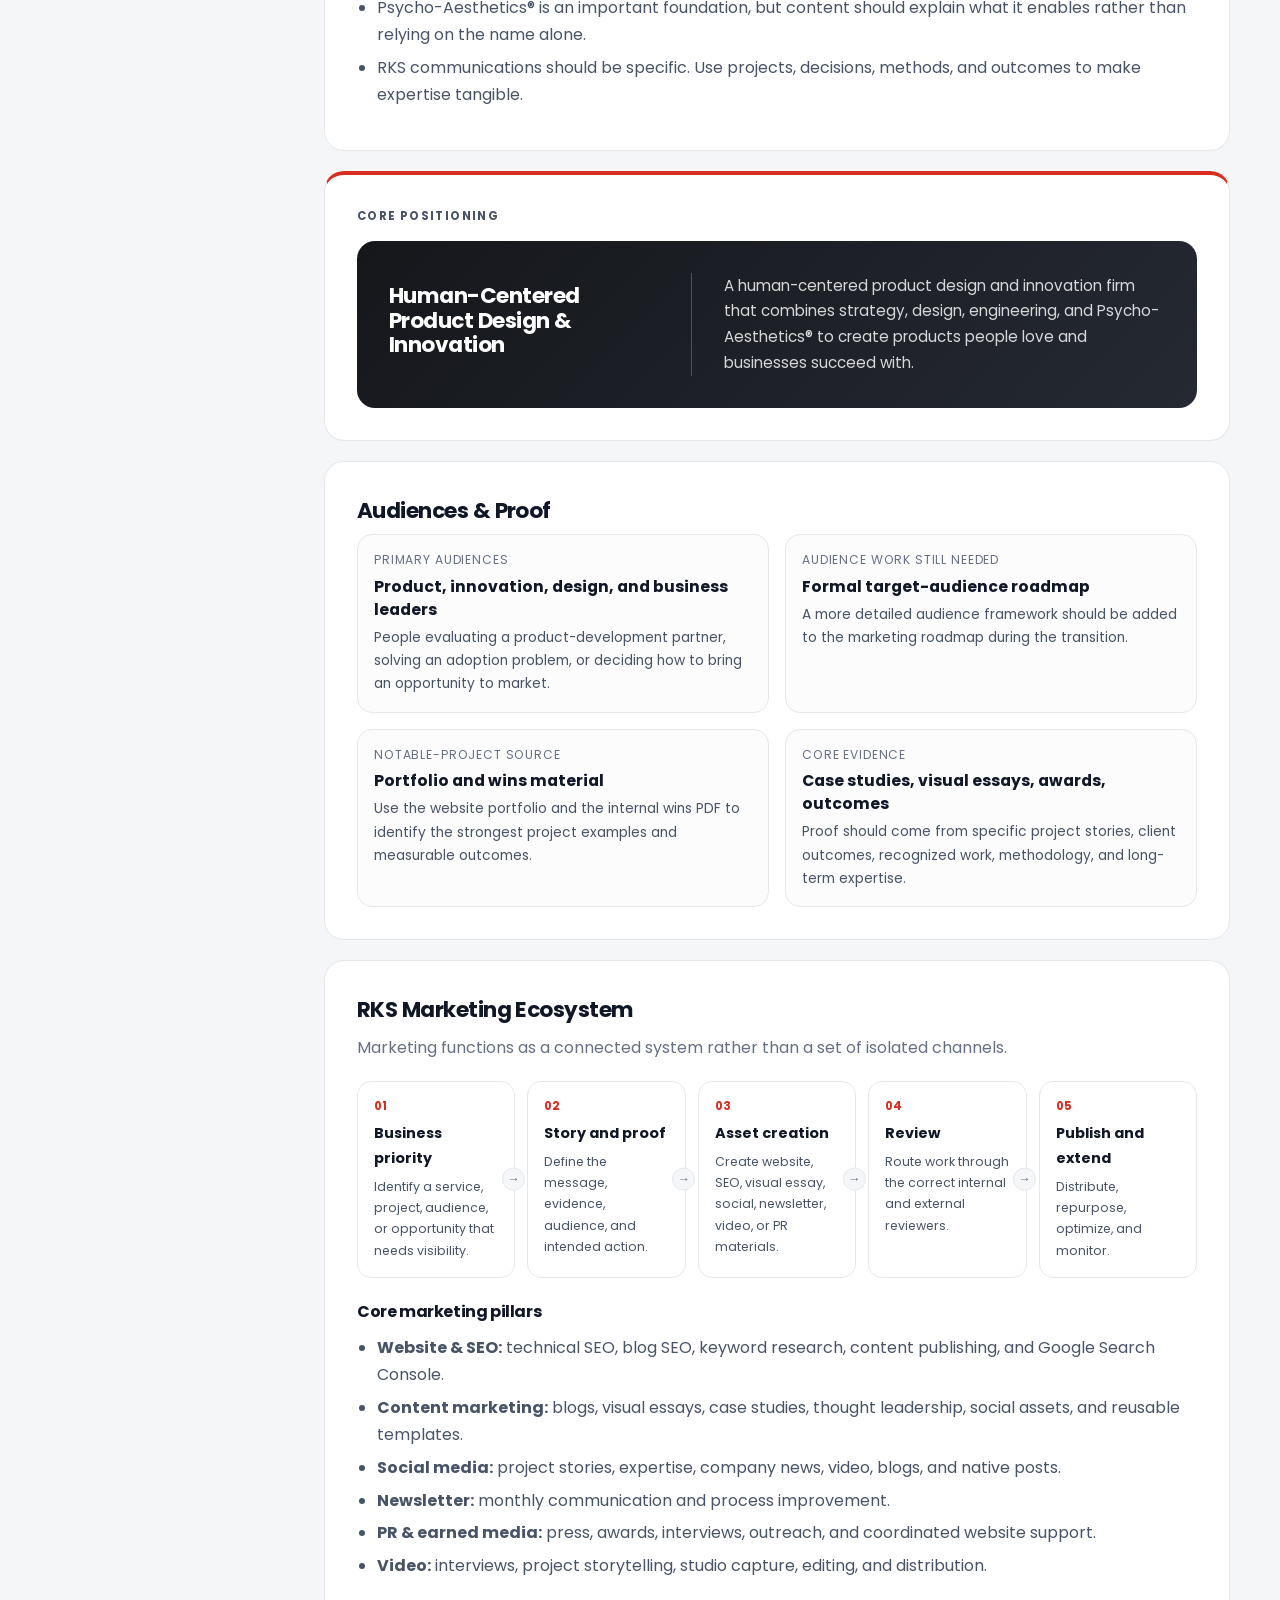
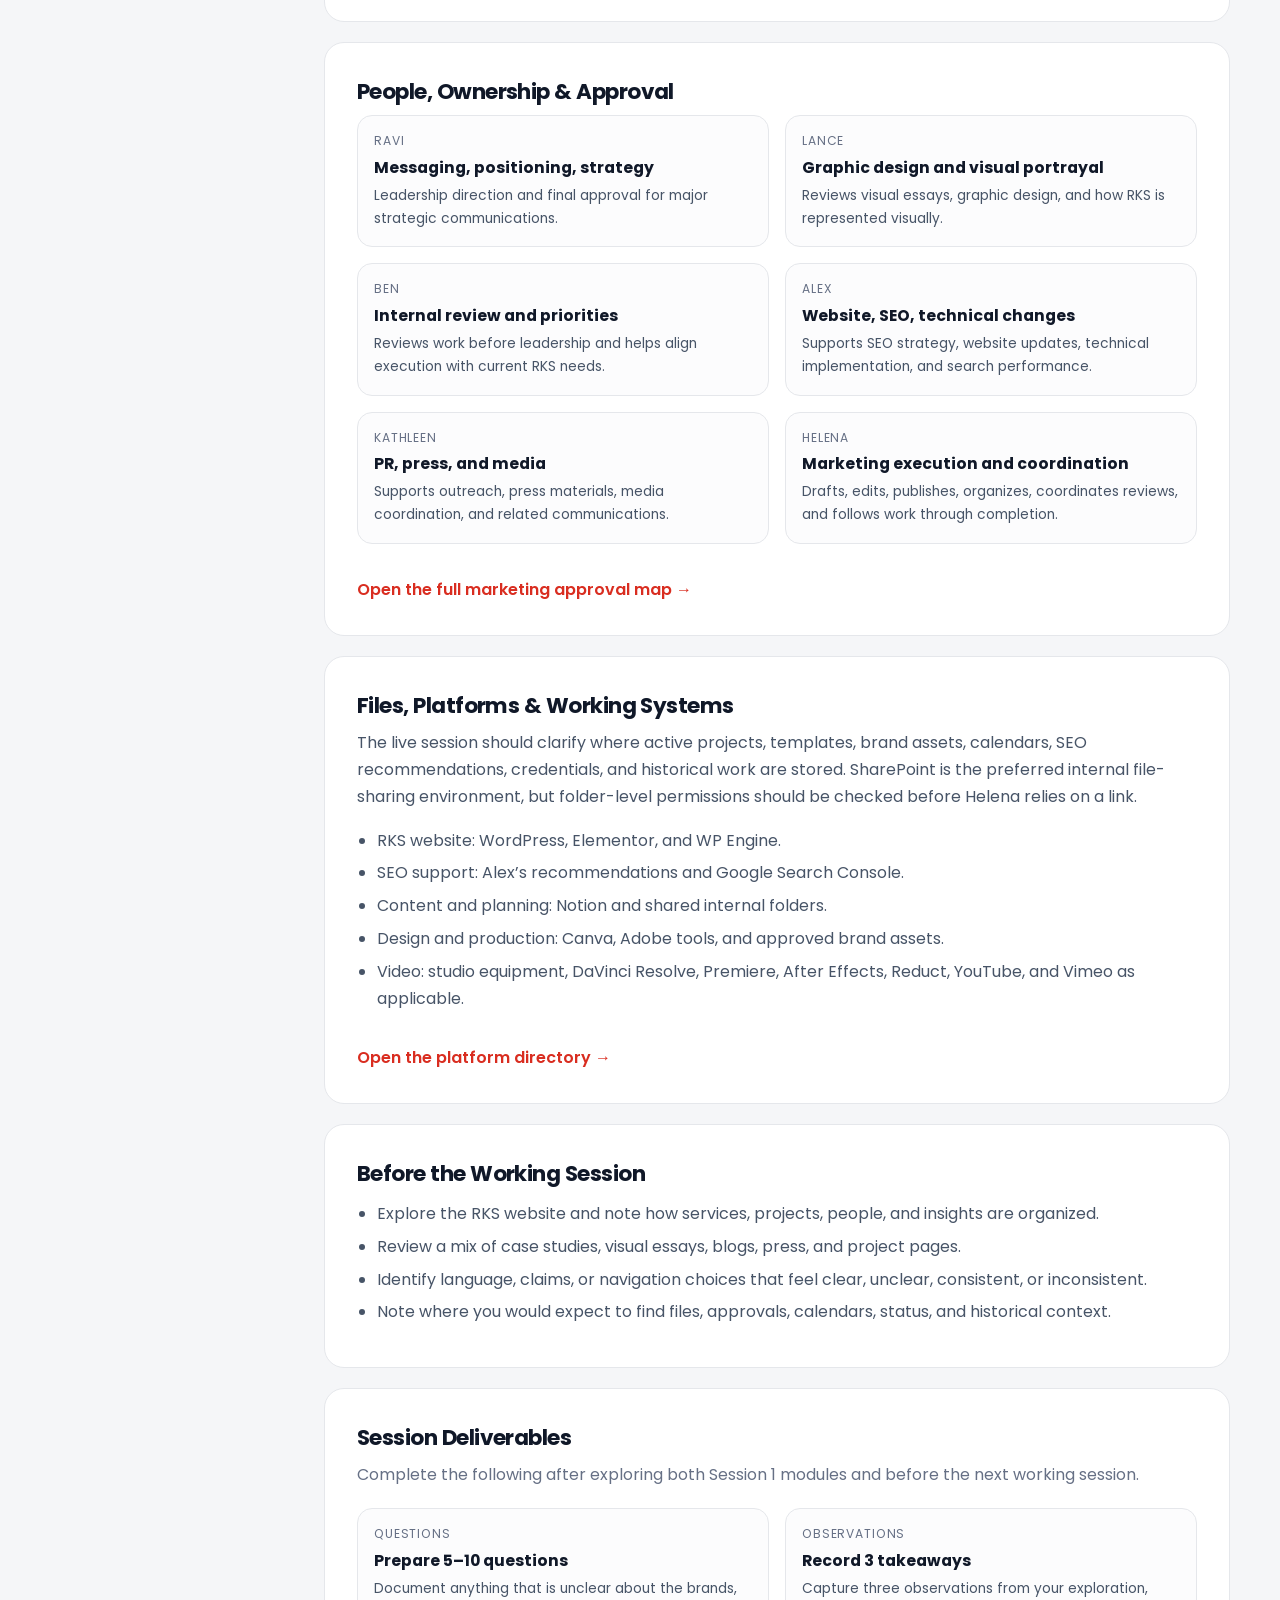
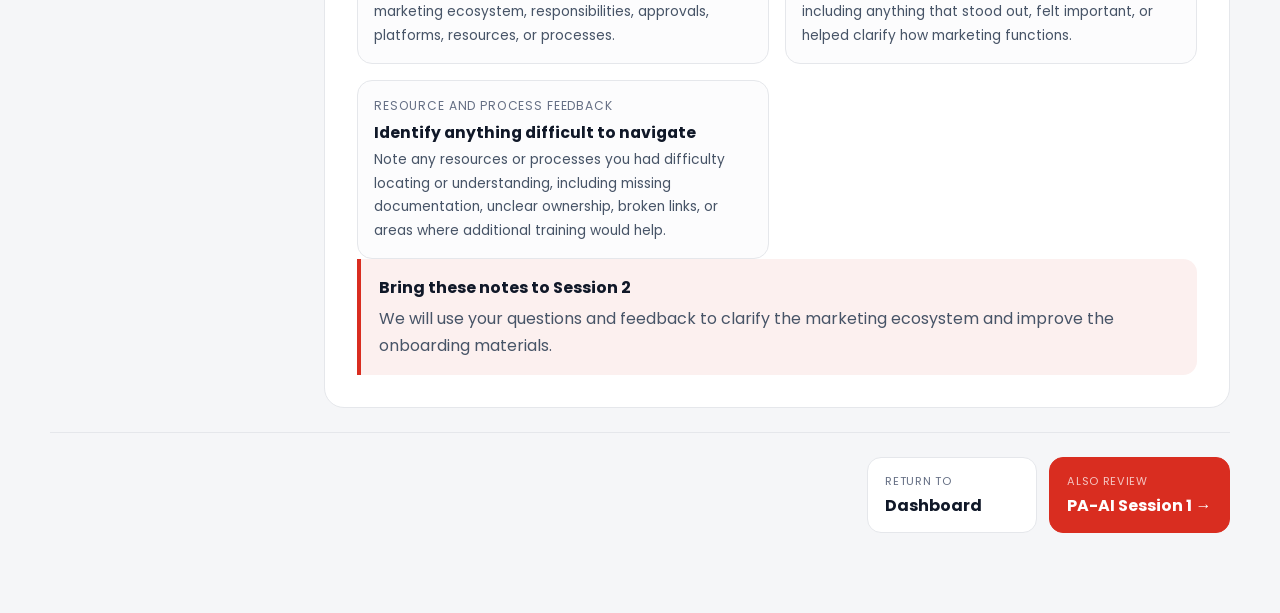
<file: modules/session-01-rks.html>
<!DOCTYPE html>
<!DOCTYPE html>

<html lang="en">
<head>
<meta charset="utf-8"/>
<meta content="width=device-width,initial-scale=1" name="viewport"/>
<title>Session 1 · RKS Design | RKS Marketing Onboarding</title>
<link href="https://fonts.googleapis.com" rel="preconnect"/>
<link crossorigin="" href="https://fonts.gstatic.com" rel="preconnect"/>
<link href="https://fonts.googleapis.com/css2?family=Poppins:wght@400;500;600;700&amp;display=swap" rel="stylesheet"/>
<link href="../css/design-system.css" rel="stylesheet"/>
<link href="../css/components.css" rel="stylesheet"/>
<link href="../css/module.css" rel="stylesheet"/>
</head>
<body class="module-shell brand-rks">
<header class="module-topbar">
<a class="button button--secondary" href="../index.html">← Back to dashboard</a>
<div class="module-topbar__brand"><div aria-hidden="true" class="brand-mark"><img alt="" src="../assets/logos/rks-mark-white.png"/></div><div><strong>RKS Marketing</strong><span>Transition &amp; Onboarding</span></div></div>
</header>
<main class="module-container">
<div class="module-breadcrumbs"><a href="../index.html">Dashboard</a><span>/</span><span>Session 1 · RKS Design</span></div>
<section class="module-hero">
<div class="module-hero__grid">
<div><div class="brand-identity-lockup brand-identity-lockup--rks"><div class="brand-symbol"><img alt="RKS Design mark" src="../assets/logos/rks-mark-white.png"/></div><div class="brand-identity-lockup__copy"><strong>RKS Design</strong><span>Human-centered innovation and product development</span></div></div><p class="module-kicker">Working Session 1 · RKS Design</p><h1>RKS Design: Marketing Overview &amp; Ecosystem</h1><p>A complete reference for the RKS business, marketing ecosystem, positioning, audiences, people, approvals, systems, and pre-session exploration.</p></div>
<div class="module-meta">
<div class="module-meta__item"><span>Status</span><strong>Pre-session reference</strong></div>
<div class="module-meta__item"><span>Brand</span><strong>RKS Design</strong></div>
<div class="module-meta__item"><span>Session</span><strong>Working Session 1</strong></div>
</div>
</div>
</section>
<div class="module-layout">
<aside class="module-toc"><strong>On this page</strong><a href="#overview">Company overview</a><a href="#positioning">Positioning</a><a href="#audiences">Audiences &amp; proof</a><a href="#ecosystem">Marketing ecosystem</a><a href="#people">People &amp; approval</a><a href="#systems">Files &amp; platforms</a><a href="#exploration">Before the session</a><a href="#deliverables">Session deliverables</a></aside>
<article class="module-content">
<section class="content-card" id="overview">
<h2>Company Overview</h2>
<p class="section-intro">This module is intended to preserve the full working context Helena needs before the live discussion.</p>
<div class="info-grid">
<div class="info-tile"><span>What RKS Design does</span><strong>Human-centered product development</strong><p>RKS combines research, strategy, industrial design, engineering, and development to create products, services, and experiences that people understand, adopt, and value.</p></div>
<div class="info-tile"><span>Company history</span><strong>More than four decades of practice</strong><p>RKS has built its approach through 45+ years of product-development work and the development of Psycho-Aesthetics® as a human-centered framework.</p></div>
<div class="info-tile"><span>Mission and philosophy</span><strong>Design for meaningful human response</strong><p>The company connects human needs and perception with business viability, technical feasibility, and long-term market value.</p></div>
<div class="info-tile"><span>Role of marketing</span><strong>Translate expertise into visibility and opportunity</strong><p>Marketing communicates RKS capabilities, demonstrates proof, supports credibility, and helps prospective clients understand when and why to engage the firm.</p></div>
</div>
<h3>Primary services</h3>
<p>Use the current RKS website service pages as the authoritative source for service language. The broader offering includes research, strategy, innovation, industrial design, engineering, development, and related product-development support.</p>
<h3>Industries served</h3>
<p>Use the current website and project portfolio to understand industry coverage. Healthcare and medical, consumer, technology, and commercial product-development work are especially visible in the portfolio.</p>
</section>
<section class="content-card" id="positioning">
<h2>Positioning &amp; Design Philosophy</h2>
<ul>
<li>RKS is not simply an industrial design studio. It is an integrated innovation and product-development partner.</li>
<li>Human-centered design is tied to business viability, engineering feasibility, adoption, and measurable outcomes.</li>
<li>Psycho-Aesthetics® is an important foundation, but content should explain what it enables rather than relying on the name alone.</li>
<li>RKS communications should be specific. Use projects, decisions, methods, and outcomes to make expertise tangible.</li>
</ul>
</section>
<section aria-label="Core RKS Design positioning" class="content-card positioning-card positioning-card--rks">
<p class="module-kicker">Core Positioning</p>
<div class="positioning-card__panel">
<h2 class="positioning-card__headline">Human-Centered Product Design &amp; Innovation</h2>
<div class="positioning-card__body">
<p>A human-centered product design and innovation firm that combines strategy, design, engineering, and Psycho-Aesthetics® to create products people love and businesses succeed with.</p>
</div>
</div>
</section>
<section class="content-card" id="audiences">
<h2>Audiences &amp; Proof</h2>
<div class="info-grid">
<div class="info-tile"><span>Primary audiences</span><strong>Product, innovation, design, and business leaders</strong><p>People evaluating a product-development partner, solving an adoption problem, or deciding how to bring an opportunity to market.</p></div>
<div class="info-tile"><span>Audience work still needed</span><strong>Formal target-audience roadmap</strong><p>A more detailed audience framework should be added to the marketing roadmap during the transition.</p></div>
<div class="info-tile"><span>Notable-project source</span><strong>Portfolio and wins material</strong><p>Use the website portfolio and the internal wins PDF to identify the strongest project examples and measurable outcomes.</p></div>
<div class="info-tile"><span>Core evidence</span><strong>Case studies, visual essays, awards, outcomes</strong><p>Proof should come from specific project stories, client outcomes, recognized work, methodology, and long-term expertise.</p></div>
</div>
</section>
<section class="content-card" id="ecosystem">
<h2>RKS Marketing Ecosystem</h2>
<p class="section-intro">Marketing functions as a connected system rather than a set of isolated channels.</p>
<div class="flow">
<div class="flow-step"><span>01</span><strong>Business priority</strong><p>Identify a service, project, audience, or opportunity that needs visibility.</p></div>
<div class="flow-step"><span>02</span><strong>Story and proof</strong><p>Define the message, evidence, audience, and intended action.</p></div>
<div class="flow-step"><span>03</span><strong>Asset creation</strong><p>Create website, SEO, visual essay, social, newsletter, video, or PR materials.</p></div>
<div class="flow-step"><span>04</span><strong>Review</strong><p>Route work through the correct internal and external reviewers.</p></div>
<div class="flow-step"><span>05</span><strong>Publish and extend</strong><p>Distribute, repurpose, optimize, and monitor.</p></div>
</div>
<h3>Core marketing pillars</h3>
<ul>
<li><strong>Website &amp; SEO:</strong> technical SEO, blog SEO, keyword research, content publishing, and Google Search Console.</li>
<li><strong>Content marketing:</strong> blogs, visual essays, case studies, thought leadership, social assets, and reusable templates.</li>
<li><strong>Social media:</strong> project stories, expertise, company news, video, blogs, and native posts.</li>
<li><strong>Newsletter:</strong> monthly communication and process improvement.</li>
<li><strong>PR &amp; earned media:</strong> press, awards, interviews, outreach, and coordinated website support.</li>
<li><strong>Video:</strong> interviews, project storytelling, studio capture, editing, and distribution.</li>
</ul>
</section>

<section class="content-card" id="people">
<h2>People, Ownership &amp; Approval</h2>
<div class="info-grid">
<div class="info-tile"><span>Ravi</span><strong>Messaging, positioning, strategy</strong><p>Leadership direction and final approval for major strategic communications.</p></div>
<div class="info-tile"><span>Lance</span><strong>Graphic design and visual portrayal</strong><p>Reviews visual essays, graphic design, and how RKS is represented visually.</p></div>
<div class="info-tile"><span>Ben</span><strong>Internal review and priorities</strong><p>Reviews work before leadership and helps align execution with current RKS needs.</p></div>
<div class="info-tile"><span>Alex</span><strong>Website, SEO, technical changes</strong><p>Supports SEO strategy, website updates, technical implementation, and search performance.</p></div>
<div class="info-tile"><span>Kathleen</span><strong>PR, press, and media</strong><p>Supports outreach, press materials, media coordination, and related communications.</p></div>
<div class="info-tile"><span>Helena</span><strong>Marketing execution and coordination</strong><p>Drafts, edits, publishes, organizes, coordinates reviews, and follows work through completion.</p></div>
</div>
<p><a href="../resources/approval-map.html">Open the full marketing approval map →</a></p>
</section>
<section class="content-card" id="systems">
<h2>Files, Platforms &amp; Working Systems</h2>
<p>The live session should clarify where active projects, templates, brand assets, calendars, SEO recommendations, credentials, and historical work are stored. SharePoint is the preferred internal file-sharing environment, but folder-level permissions should be checked before Helena relies on a link.</p>
<ul>
<li>RKS website: WordPress, Elementor, and WP Engine.</li>
<li>SEO support: Alex’s recommendations and Google Search Console.</li>
<li>Content and planning: Notion and shared internal folders.</li>
<li>Design and production: Canva, Adobe tools, and approved brand assets.</li>
<li>Video: studio equipment, DaVinci Resolve, Premiere, After Effects, Reduct, YouTube, and Vimeo as applicable.</li>
</ul>
<p><a href="../resources/platform-directory.html">Open the platform directory →</a></p>
</section>
<section class="content-card" id="exploration">
<h2>Before the Working Session</h2>
<ul>
<li>Explore the RKS website and note how services, projects, people, and insights are organized.</li>
<li>Review a mix of case studies, visual essays, blogs, press, and project pages.</li>
<li>Identify language, claims, or navigation choices that feel clear, unclear, consistent, or inconsistent.</li>
<li>Note where you would expect to find files, approvals, calendars, status, and historical context.</li>
</ul>
</section>
<section class="content-card" id="deliverables">
<h2>Session Deliverables</h2>
<p class="section-intro">Complete the following after exploring both Session 1 modules and before the next working session.</p>
<div class="info-grid">
<div class="info-tile"><span>Questions</span><strong>Prepare 5–10 questions</strong><p>Document anything that is unclear about the brands, marketing ecosystem, responsibilities, approvals, platforms, resources, or processes.</p></div>
<div class="info-tile"><span>Observations</span><strong>Record 3 takeaways</strong><p>Capture three observations from your exploration, including anything that stood out, felt important, or helped clarify how marketing functions.</p></div>
<div class="info-tile"><span>Resource and process feedback</span><strong>Identify anything difficult to navigate</strong><p>Note any resources or processes you had difficulty locating or understanding, including missing documentation, unclear ownership, broken links, or areas where additional training would help.</p></div>
</div>
<div class="callout"><strong>Bring these notes to Session 2</strong><p>We will use your questions and feedback to clarify the marketing ecosystem and improve the onboarding materials.</p></div>
</section></article>
</div>
<nav aria-label="Module actions" class="module-end-actions">
<a class="module-end-actions__secondary" href="../index.html"><span>Return to</span><strong>Dashboard</strong></a>
<a class="module-end-actions__primary" href="session-01-paai.html"><span>Also review</span><strong>PA-AI Session 1 →</strong></a>
</nav>
</main>
<script src="../module.js"></script>
</body>
</html>
</file>
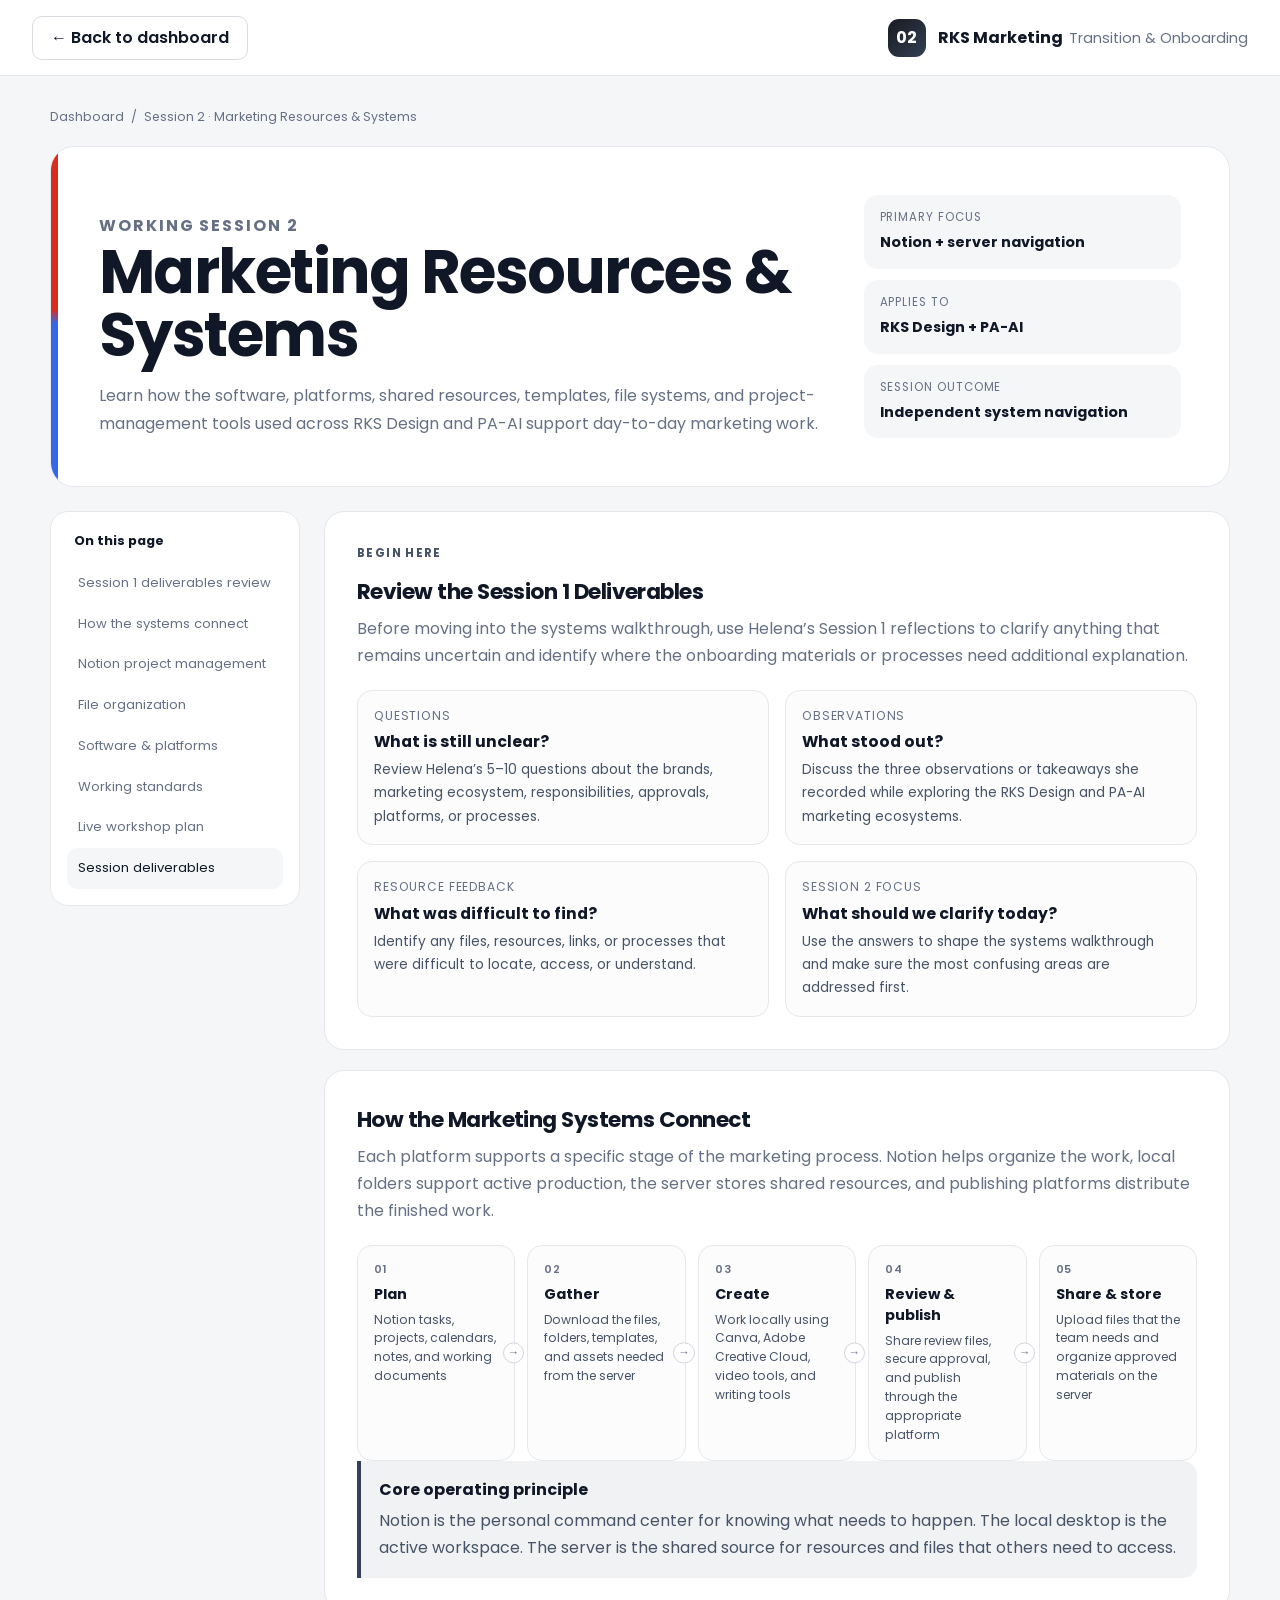
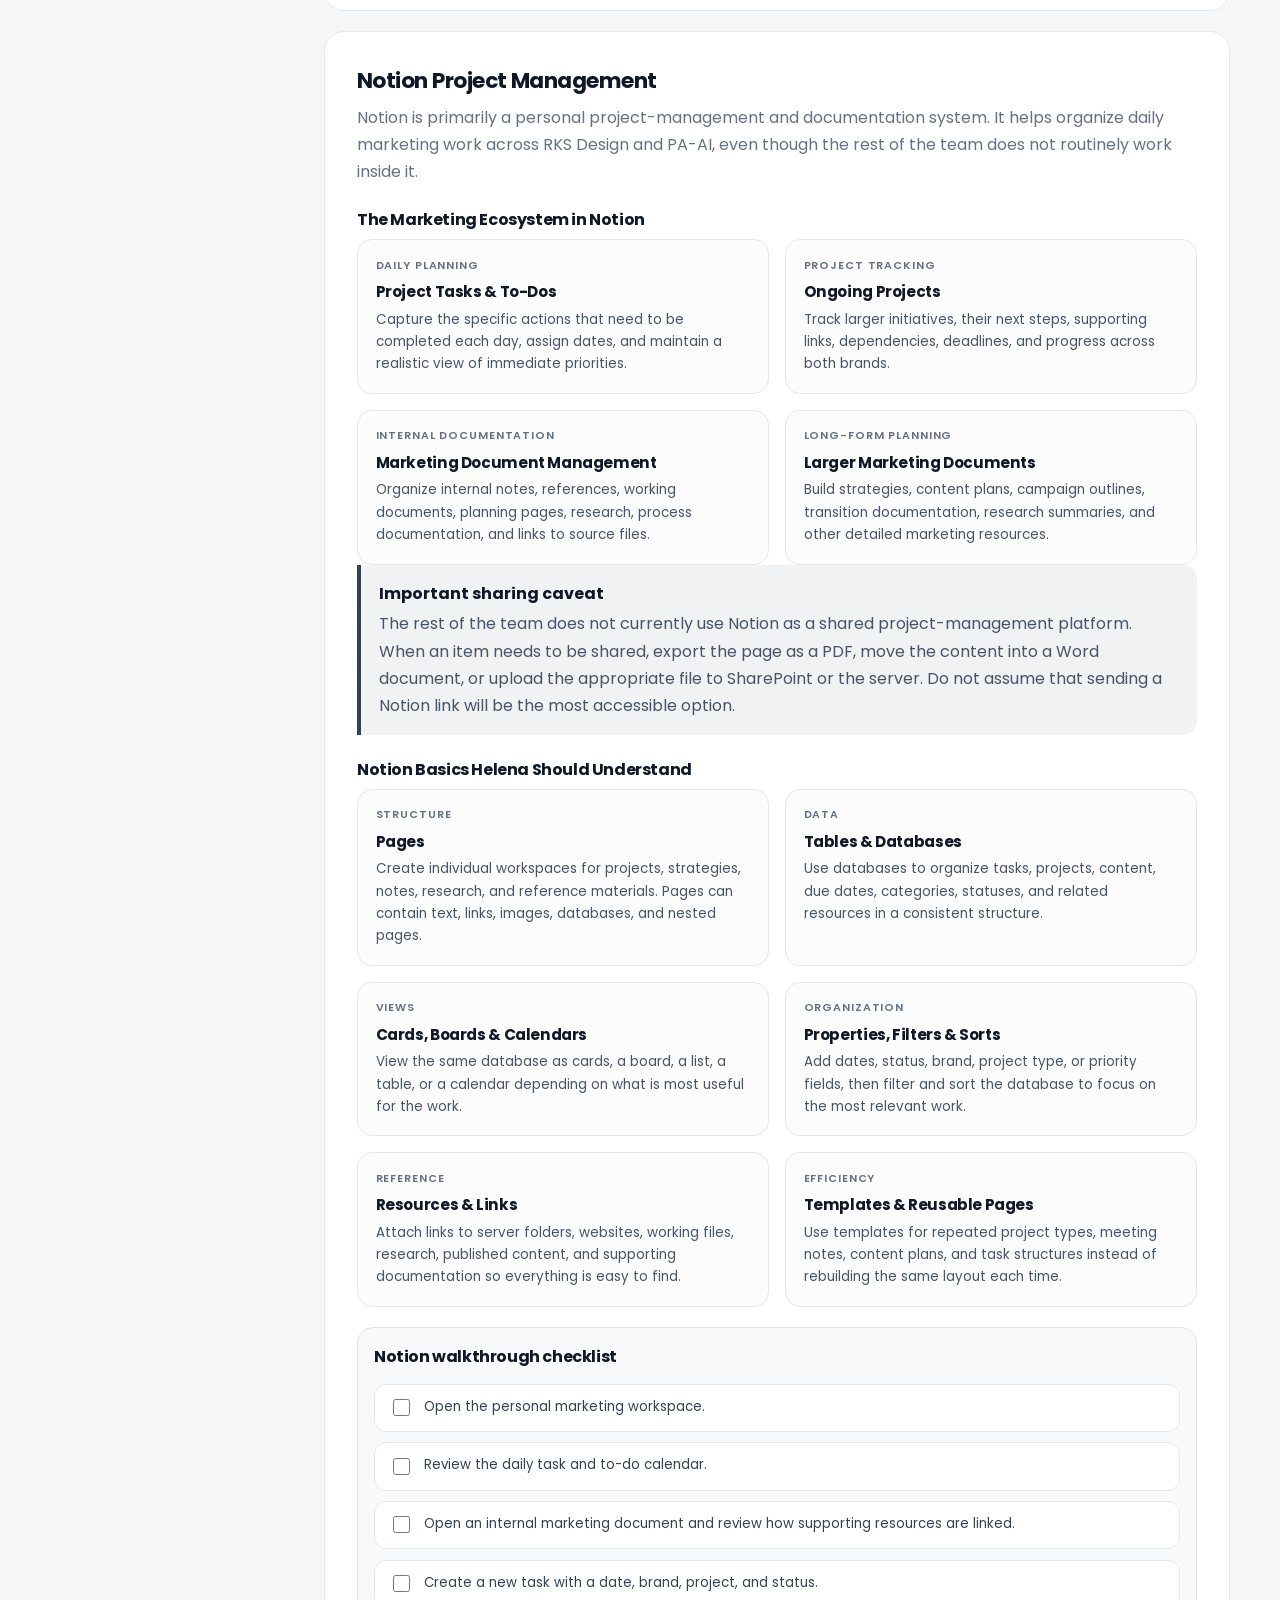
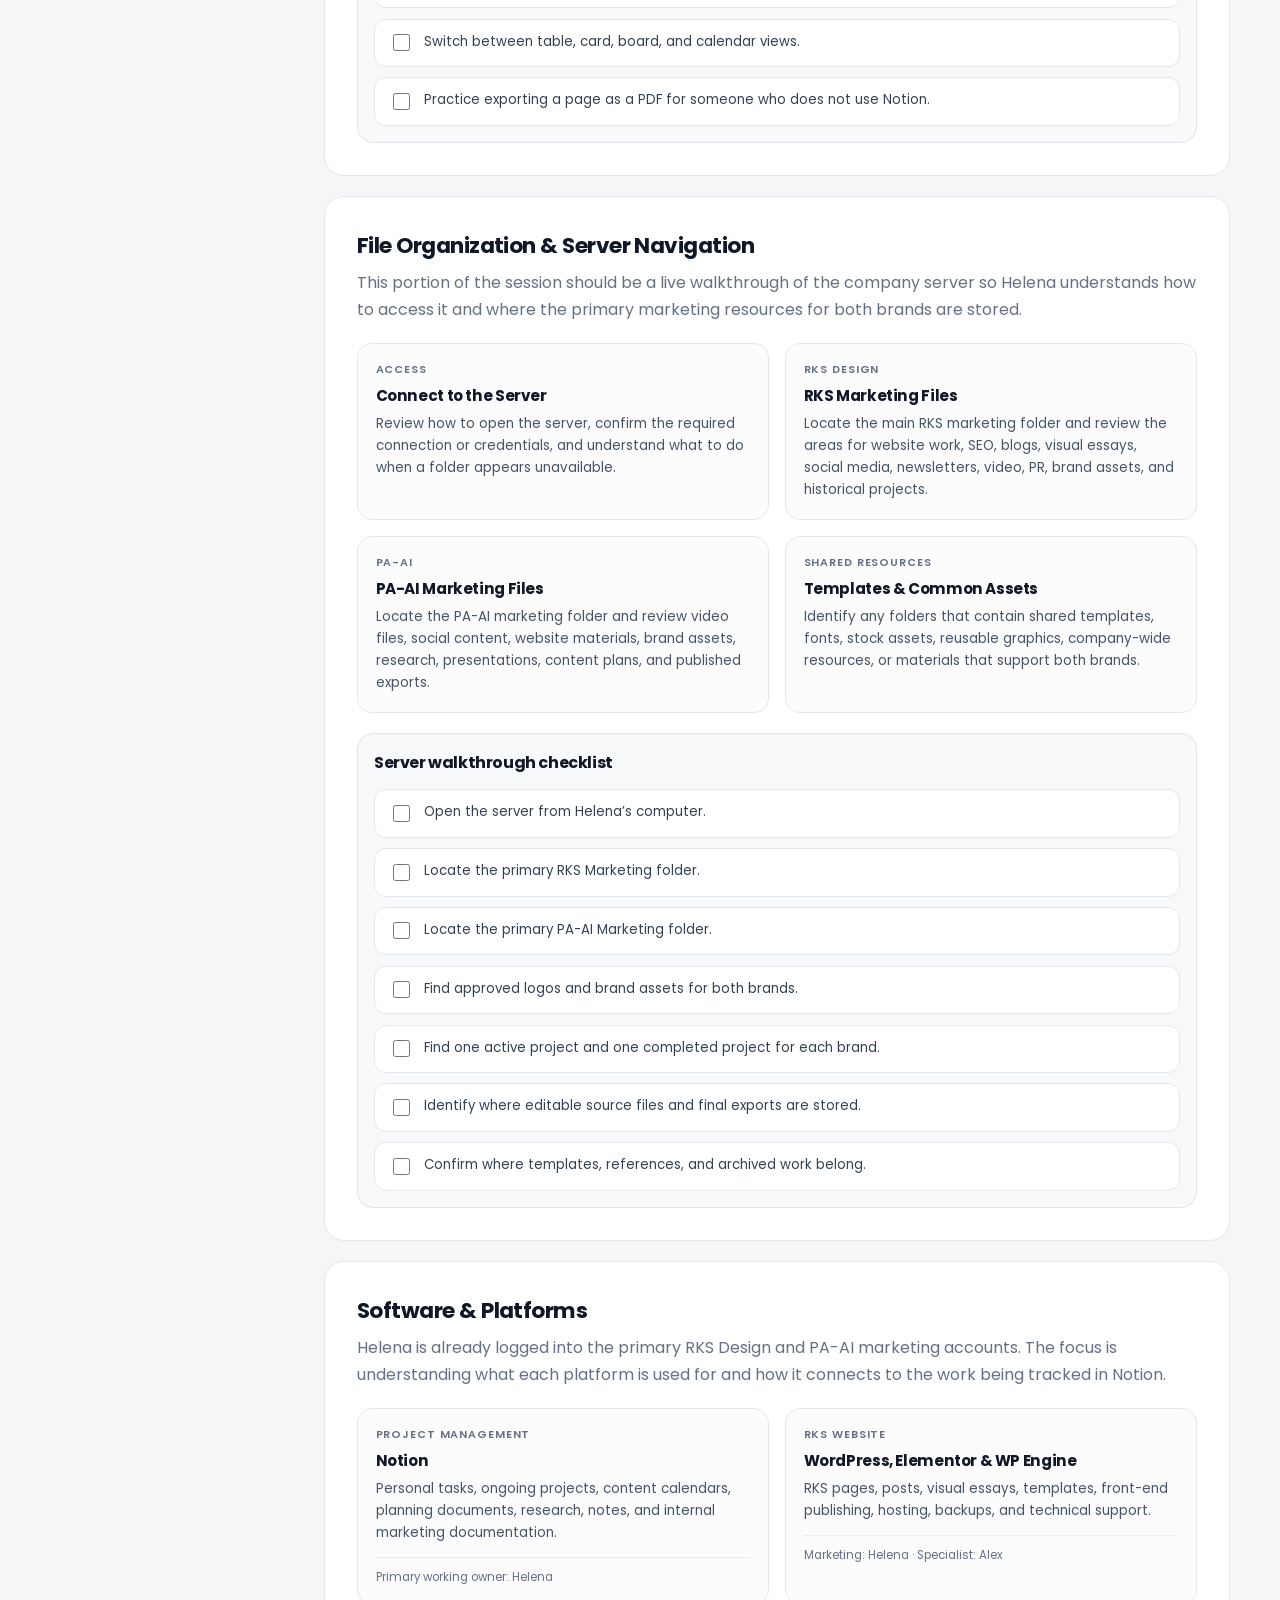
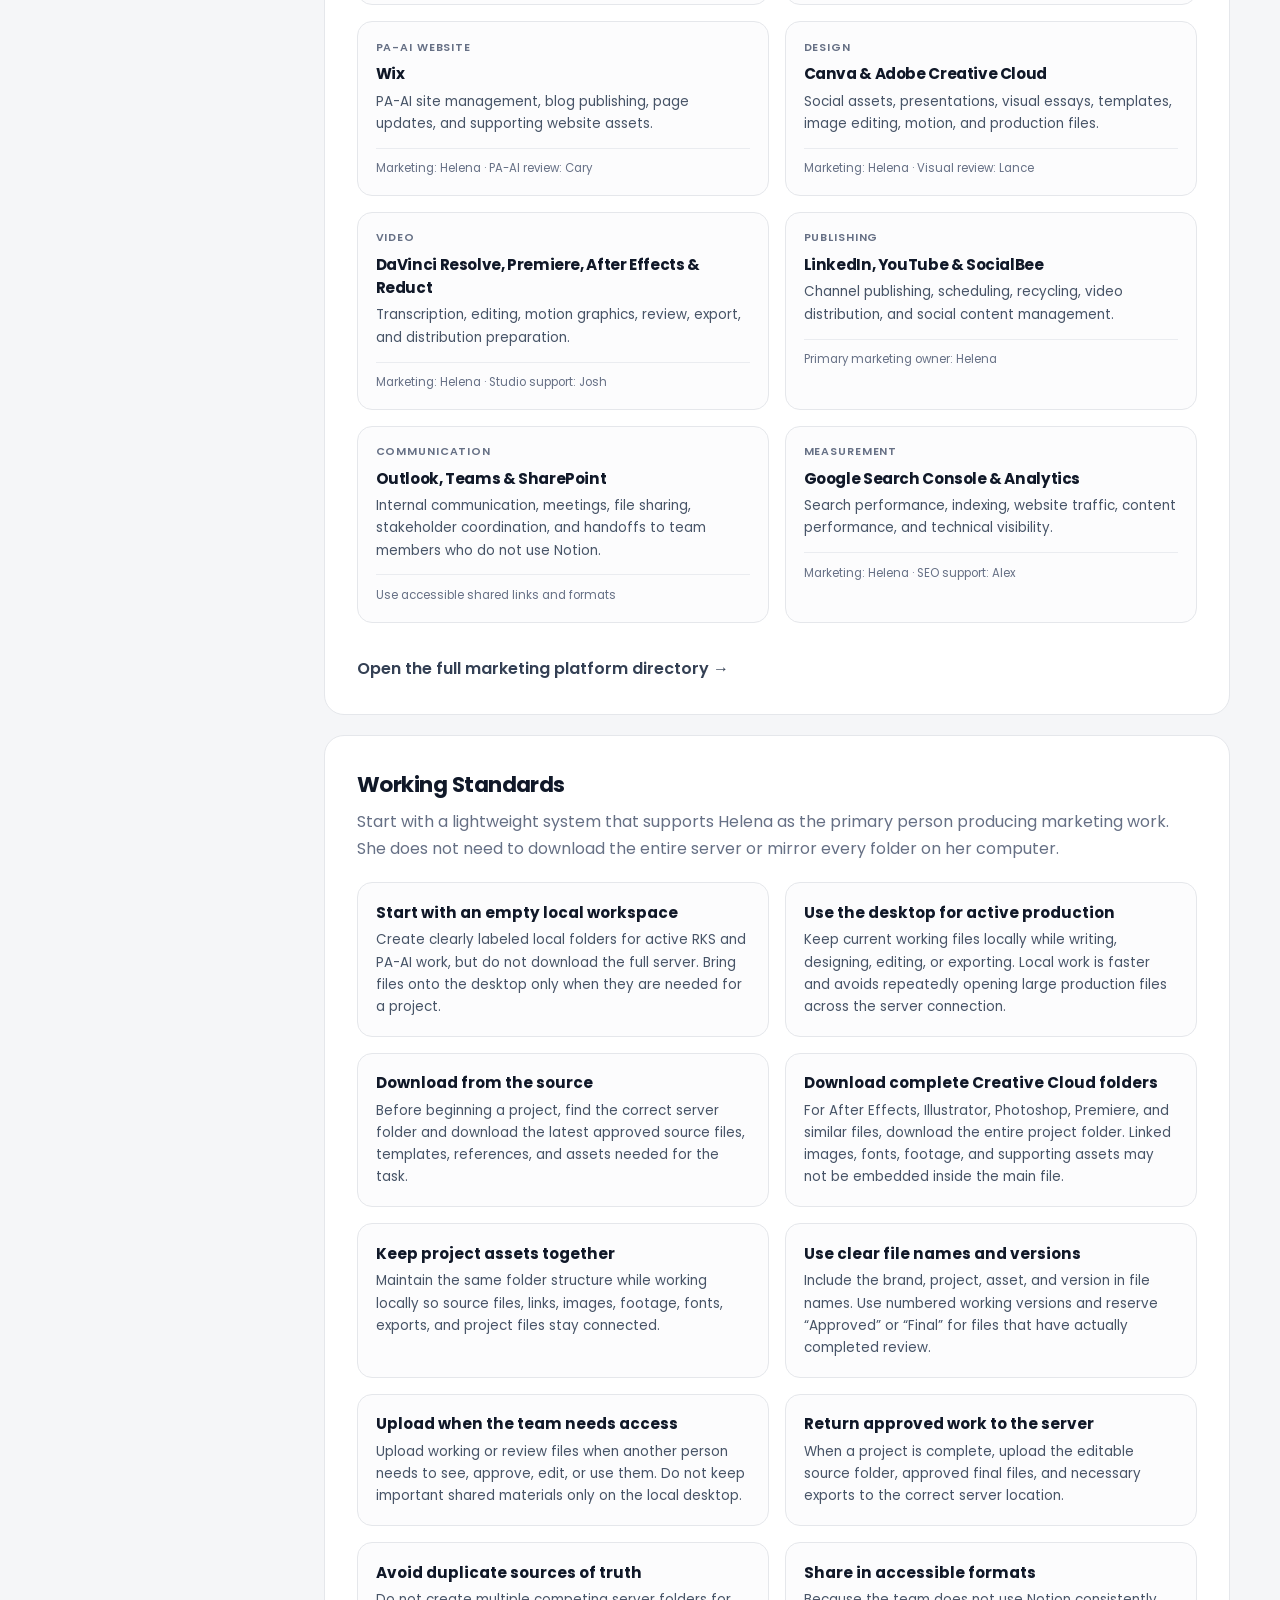
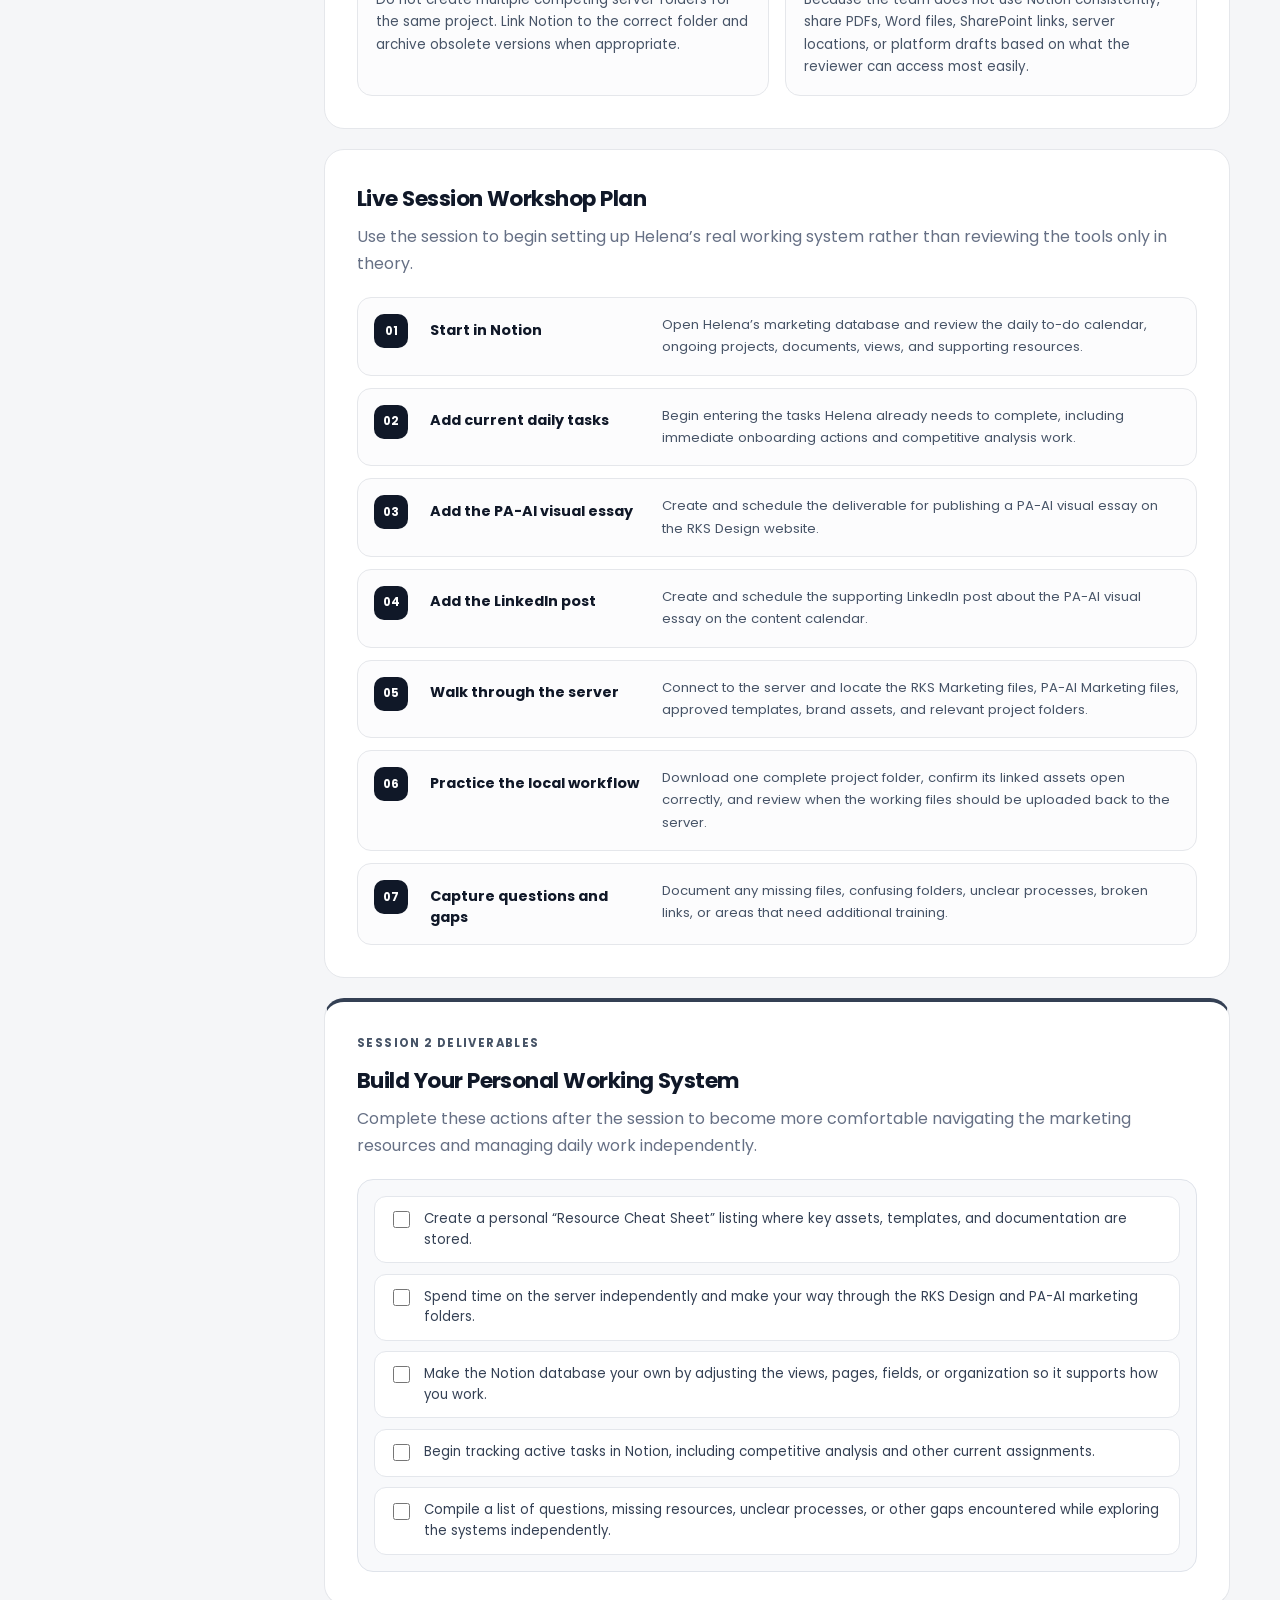
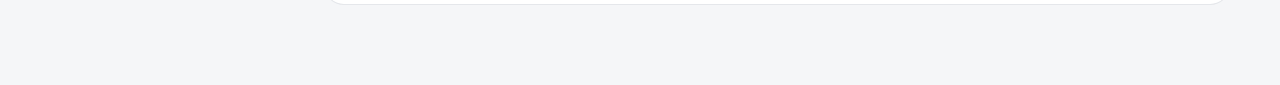
<file: modules/session-02.html>
<!DOCTYPE html>
<html lang="en">
<head>
  <meta charset="utf-8"/>
  <meta content="width=device-width,initial-scale=1" name="viewport"/>
  <title>Session 2 · Marketing Resources &amp; Systems | RKS Marketing Onboarding</title>
  <link href="https://fonts.googleapis.com" rel="preconnect"/>
  <link crossorigin="" href="https://fonts.gstatic.com" rel="preconnect"/>
  <link href="https://fonts.googleapis.com/css2?family=Poppins:wght@400;500;600;700&amp;display=swap" rel="stylesheet"/>
  <link href="../css/design-system.css" rel="stylesheet"/>
  <link href="../css/components.css" rel="stylesheet"/>
  <link href="../css/module.css" rel="stylesheet"/>
</head>
<body class="module-shell brand-system">
  <header class="module-topbar">
    <a class="button button--secondary" href="../index.html">← Back to dashboard</a>
    <div class="module-topbar__brand">
      <div aria-hidden="true" class="brand-mark">02</div>
      <div><strong>RKS Marketing</strong><span>Transition &amp; Onboarding</span></div>
    </div>
  </header>

  <main class="module-container">
    <div class="module-breadcrumbs">
      <a href="../index.html">Dashboard</a><span>/</span><span>Session 2 · Marketing Resources &amp; Systems</span>
    </div>

    <section class="module-hero">
      <div class="module-hero__grid">
        <div>
          <p class="module-kicker">Working Session 2</p>
          <h1>Marketing Resources &amp; Systems</h1>
          <p>Learn how the software, platforms, shared resources, templates, file systems, and project-management tools used across RKS Design and PA-AI support day-to-day marketing work.</p>
        </div>
        <div class="module-meta">
          <div class="module-meta__item"><span>Primary focus</span><strong>Notion + server navigation</strong></div>
          <div class="module-meta__item"><span>Applies to</span><strong>RKS Design + PA-AI</strong></div>
          <div class="module-meta__item"><span>Session outcome</span><strong>Independent system navigation</strong></div>
        </div>
      </div>
    </section>

    <div class="module-layout">
      <aside class="module-toc">
        <strong>On this page</strong>
        <a href="#session-one-review">Session 1 deliverables review</a>
        <a href="#system-map">How the systems connect</a>
        <a href="#notion">Notion project management</a>
        <a href="#files">File organization</a>
        <a href="#platforms">Software &amp; platforms</a>
        <a href="#standards">Working standards</a>
        <a href="#workshop">Live workshop plan</a>
        <a href="#deliverables">Session deliverables</a>
      </aside>

      <article class="module-content">
        <section class="content-card" id="session-one-review">
          <p class="module-kicker">Begin Here</p>
          <h2>Review the Session 1 Deliverables</h2>
          <p class="section-intro">Before moving into the systems walkthrough, use Helena’s Session 1 reflections to clarify anything that remains uncertain and identify where the onboarding materials or processes need additional explanation.</p>
          <div class="info-grid">
            <div class="info-tile"><span>Questions</span><strong>What is still unclear?</strong><p>Review Helena’s 5–10 questions about the brands, marketing ecosystem, responsibilities, approvals, platforms, or processes.</p></div>
            <div class="info-tile"><span>Observations</span><strong>What stood out?</strong><p>Discuss the three observations or takeaways she recorded while exploring the RKS Design and PA-AI marketing ecosystems.</p></div>
            <div class="info-tile"><span>Resource feedback</span><strong>What was difficult to find?</strong><p>Identify any files, resources, links, or processes that were difficult to locate, access, or understand.</p></div>
            <div class="info-tile"><span>Session 2 focus</span><strong>What should we clarify today?</strong><p>Use the answers to shape the systems walkthrough and make sure the most confusing areas are addressed first.</p></div>
          </div>
        </section>

        <section class="content-card" id="system-map">
          <h2>How the Marketing Systems Connect</h2>
          <p class="section-intro">Each platform supports a specific stage of the marketing process. Notion helps organize the work, local folders support active production, the server stores shared resources, and publishing platforms distribute the finished work.</p>
          <div class="systems-flow" aria-label="Marketing systems workflow">
            <div class="systems-flow__step"><span>01</span><strong>Plan</strong><p>Notion tasks, projects, calendars, notes, and working documents</p></div>
            <div class="systems-flow__step"><span>02</span><strong>Gather</strong><p>Download the files, folders, templates, and assets needed from the server</p></div>
            <div class="systems-flow__step"><span>03</span><strong>Create</strong><p>Work locally using Canva, Adobe Creative Cloud, video tools, and writing tools</p></div>
            <div class="systems-flow__step"><span>04</span><strong>Review &amp; publish</strong><p>Share review files, secure approval, and publish through the appropriate platform</p></div>
            <div class="systems-flow__step"><span>05</span><strong>Share &amp; store</strong><p>Upload files that the team needs and organize approved materials on the server</p></div>
          </div>
          <div class="callout"><strong>Core operating principle</strong><p>Notion is the personal command center for knowing what needs to happen. The local desktop is the active workspace. The server is the shared source for resources and files that others need to access.</p></div>
        </section>

        <section class="content-card" id="notion">
          <h2>Notion Project Management</h2>
          <p class="section-intro">Notion is primarily a personal project-management and documentation system. It helps organize daily marketing work across RKS Design and PA-AI, even though the rest of the team does not routinely work inside it.</p>

          <h3>The Marketing Ecosystem in Notion</h3>
          <div class="resource-card-grid">
            <article class="resource-card"><span class="resource-card__eyebrow">Daily planning</span><h3>Project Tasks &amp; To-Dos</h3><p>Capture the specific actions that need to be completed each day, assign dates, and maintain a realistic view of immediate priorities.</p></article>
            <article class="resource-card"><span class="resource-card__eyebrow">Project tracking</span><h3>Ongoing Projects</h3><p>Track larger initiatives, their next steps, supporting links, dependencies, deadlines, and progress across both brands.</p></article>
            <article class="resource-card"><span class="resource-card__eyebrow">Internal documentation</span><h3>Marketing Document Management</h3><p>Organize internal notes, references, working documents, planning pages, research, process documentation, and links to source files.</p></article>
            <article class="resource-card"><span class="resource-card__eyebrow">Long-form planning</span><h3>Larger Marketing Documents</h3><p>Build strategies, content plans, campaign outlines, transition documentation, research summaries, and other detailed marketing resources.</p></article>
          </div>

          <div class="callout"><strong>Important sharing caveat</strong><p>The rest of the team does not currently use Notion as a shared project-management platform. When an item needs to be shared, export the page as a PDF, move the content into a Word document, or upload the appropriate file to SharePoint or the server. Do not assume that sending a Notion link will be the most accessible option.</p></div>

          <h3>Notion Basics Helena Should Understand</h3>
          <div class="resource-card-grid">
            <article class="resource-card"><span class="resource-card__eyebrow">Structure</span><h3>Pages</h3><p>Create individual workspaces for projects, strategies, notes, research, and reference materials. Pages can contain text, links, images, databases, and nested pages.</p></article>
            <article class="resource-card"><span class="resource-card__eyebrow">Data</span><h3>Tables &amp; Databases</h3><p>Use databases to organize tasks, projects, content, due dates, categories, statuses, and related resources in a consistent structure.</p></article>
            <article class="resource-card"><span class="resource-card__eyebrow">Views</span><h3>Cards, Boards &amp; Calendars</h3><p>View the same database as cards, a board, a list, a table, or a calendar depending on what is most useful for the work.</p></article>
            <article class="resource-card"><span class="resource-card__eyebrow">Organization</span><h3>Properties, Filters &amp; Sorts</h3><p>Add dates, status, brand, project type, or priority fields, then filter and sort the database to focus on the most relevant work.</p></article>
            <article class="resource-card"><span class="resource-card__eyebrow">Reference</span><h3>Resources &amp; Links</h3><p>Attach links to server folders, websites, working files, research, published content, and supporting documentation so everything is easy to find.</p></article>
            <article class="resource-card"><span class="resource-card__eyebrow">Efficiency</span><h3>Templates &amp; Reusable Pages</h3><p>Use templates for repeated project types, meeting notes, content plans, and task structures instead of rebuilding the same layout each time.</p></article>
          </div>

          <div class="checklist-panel">
            <h3>Notion walkthrough checklist</h3>
            <label><input type="checkbox"/> Open the personal marketing workspace.</label>
            <label><input type="checkbox"/> Review the daily task and to-do calendar.</label>
            <label><input type="checkbox"/> Open an internal marketing document and review how supporting resources are linked.</label>
            <label><input type="checkbox"/> Create a new task with a date, brand, project, and status.</label>
            <label><input type="checkbox"/> Switch between table, card, board, and calendar views.</label>
            <label><input type="checkbox"/> Practice exporting a page as a PDF for someone who does not use Notion.</label>
          </div>
        </section>

        <section class="content-card" id="files">
          <h2>File Organization &amp; Server Navigation</h2>
          <p class="section-intro">This portion of the session should be a live walkthrough of the company server so Helena understands how to access it and where the primary marketing resources for both brands are stored.</p>
          <div class="resource-card-grid">
            <article class="resource-card"><span class="resource-card__eyebrow">Access</span><h3>Connect to the Server</h3><p>Review how to open the server, confirm the required connection or credentials, and understand what to do when a folder appears unavailable.</p></article>
            <article class="resource-card"><span class="resource-card__eyebrow">RKS Design</span><h3>RKS Marketing Files</h3><p>Locate the main RKS marketing folder and review the areas for website work, SEO, blogs, visual essays, social media, newsletters, video, PR, brand assets, and historical projects.</p></article>
            <article class="resource-card"><span class="resource-card__eyebrow">PA-AI</span><h3>PA-AI Marketing Files</h3><p>Locate the PA-AI marketing folder and review video files, social content, website materials, brand assets, research, presentations, content plans, and published exports.</p></article>
            <article class="resource-card"><span class="resource-card__eyebrow">Shared resources</span><h3>Templates &amp; Common Assets</h3><p>Identify any folders that contain shared templates, fonts, stock assets, reusable graphics, company-wide resources, or materials that support both brands.</p></article>
          </div>
          <div class="checklist-panel">
            <h3>Server walkthrough checklist</h3>
            <label><input type="checkbox"/> Open the server from Helena’s computer.</label>
            <label><input type="checkbox"/> Locate the primary RKS Marketing folder.</label>
            <label><input type="checkbox"/> Locate the primary PA-AI Marketing folder.</label>
            <label><input type="checkbox"/> Find approved logos and brand assets for both brands.</label>
            <label><input type="checkbox"/> Find one active project and one completed project for each brand.</label>
            <label><input type="checkbox"/> Identify where editable source files and final exports are stored.</label>
            <label><input type="checkbox"/> Confirm where templates, references, and archived work belong.</label>
          </div>
        </section>

        <section class="content-card" id="platforms">
          <h2>Software &amp; Platforms</h2>
          <p class="section-intro">Helena is already logged into the primary RKS Design and PA-AI marketing accounts. The focus is understanding what each platform is used for and how it connects to the work being tracked in Notion.</p>
          <div class="platform-grid">
            <article class="platform-card"><span>Project management</span><h3>Notion</h3><p>Personal tasks, ongoing projects, content calendars, planning documents, research, notes, and internal marketing documentation.</p><small>Primary working owner: Helena</small></article>
            <article class="platform-card"><span>RKS website</span><h3>WordPress, Elementor &amp; WP Engine</h3><p>RKS pages, posts, visual essays, templates, front-end publishing, hosting, backups, and technical support.</p><small>Marketing: Helena · Specialist: Alex</small></article>
            <article class="platform-card"><span>PA-AI website</span><h3>Wix</h3><p>PA-AI site management, blog publishing, page updates, and supporting website assets.</p><small>Marketing: Helena · PA-AI review: Cary</small></article>
            <article class="platform-card"><span>Design</span><h3>Canva &amp; Adobe Creative Cloud</h3><p>Social assets, presentations, visual essays, templates, image editing, motion, and production files.</p><small>Marketing: Helena · Visual review: Lance</small></article>
            <article class="platform-card"><span>Video</span><h3>DaVinci Resolve, Premiere, After Effects &amp; Reduct</h3><p>Transcription, editing, motion graphics, review, export, and distribution preparation.</p><small>Marketing: Helena · Studio support: Josh</small></article>
            <article class="platform-card"><span>Publishing</span><h3>LinkedIn, YouTube &amp; SocialBee</h3><p>Channel publishing, scheduling, recycling, video distribution, and social content management.</p><small>Primary marketing owner: Helena</small></article>
            <article class="platform-card"><span>Communication</span><h3>Outlook, Teams &amp; SharePoint</h3><p>Internal communication, meetings, file sharing, stakeholder coordination, and handoffs to team members who do not use Notion.</p><small>Use accessible shared links and formats</small></article>
            <article class="platform-card"><span>Measurement</span><h3>Google Search Console &amp; Analytics</h3><p>Search performance, indexing, website traffic, content performance, and technical visibility.</p><small>Marketing: Helena · SEO support: Alex</small></article>
          </div>
          <p class="resource-link-row"><a href="../resources/platform-directory.html">Open the full marketing platform directory →</a></p>
        </section>

        <section class="content-card" id="standards">
          <h2>Working Standards</h2>
          <p class="section-intro">Start with a lightweight system that supports Helena as the primary person producing marketing work. She does not need to download the entire server or mirror every folder on her computer.</p>
          <div class="standards-grid">
            <article><strong>Start with an empty local workspace</strong><p>Create clearly labeled local folders for active RKS and PA-AI work, but do not download the full server. Bring files onto the desktop only when they are needed for a project.</p></article>
            <article><strong>Use the desktop for active production</strong><p>Keep current working files locally while writing, designing, editing, or exporting. Local work is faster and avoids repeatedly opening large production files across the server connection.</p></article>
            <article><strong>Download from the source</strong><p>Before beginning a project, find the correct server folder and download the latest approved source files, templates, references, and assets needed for the task.</p></article>
            <article><strong>Download complete Creative Cloud folders</strong><p>For After Effects, Illustrator, Photoshop, Premiere, and similar files, download the entire project folder. Linked images, fonts, footage, and supporting assets may not be embedded inside the main file.</p></article>
            <article><strong>Keep project assets together</strong><p>Maintain the same folder structure while working locally so source files, links, images, footage, fonts, exports, and project files stay connected.</p></article>
            <article><strong>Use clear file names and versions</strong><p>Include the brand, project, asset, and version in file names. Use numbered working versions and reserve “Approved” or “Final” for files that have actually completed review.</p></article>
            <article><strong>Upload when the team needs access</strong><p>Upload working or review files when another person needs to see, approve, edit, or use them. Do not keep important shared materials only on the local desktop.</p></article>
            <article><strong>Return approved work to the server</strong><p>When a project is complete, upload the editable source folder, approved final files, and necessary exports to the correct server location.</p></article>
            <article><strong>Avoid duplicate sources of truth</strong><p>Do not create multiple competing server folders for the same project. Link Notion to the correct folder and archive obsolete versions when appropriate.</p></article>
            <article><strong>Share in accessible formats</strong><p>Because the team does not use Notion consistently, share PDFs, Word files, SharePoint links, server locations, or platform drafts based on what the reviewer can access most easily.</p></article>
          </div>
        </section>

        <section class="content-card" id="workshop">
          <h2>Live Session Workshop Plan</h2>
          <p class="section-intro">Use the session to begin setting up Helena’s real working system rather than reviewing the tools only in theory.</p>
          <div class="workshop-timeline">
            <div><span>01</span><strong>Start in Notion</strong><p>Open Helena’s marketing database and review the daily to-do calendar, ongoing projects, documents, views, and supporting resources.</p></div>
            <div><span>02</span><strong>Add current daily tasks</strong><p>Begin entering the tasks Helena already needs to complete, including immediate onboarding actions and competitive analysis work.</p></div>
            <div><span>03</span><strong>Add the PA-AI visual essay</strong><p>Create and schedule the deliverable for publishing a PA-AI visual essay on the RKS Design website.</p></div>
            <div><span>04</span><strong>Add the LinkedIn post</strong><p>Create and schedule the supporting LinkedIn post about the PA-AI visual essay on the content calendar.</p></div>
            <div><span>05</span><strong>Walk through the server</strong><p>Connect to the server and locate the RKS Marketing files, PA-AI Marketing files, approved templates, brand assets, and relevant project folders.</p></div>
            <div><span>06</span><strong>Practice the local workflow</strong><p>Download one complete project folder, confirm its linked assets open correctly, and review when the working files should be uploaded back to the server.</p></div>
            <div><span>07</span><strong>Capture questions and gaps</strong><p>Document any missing files, confusing folders, unclear processes, broken links, or areas that need additional training.</p></div>
          </div>
        </section>

        <section class="content-card deliverable-card" id="deliverables">
          <p class="module-kicker">Session 2 Deliverables</p>
          <h2>Build Your Personal Working System</h2>
          <p class="section-intro">Complete these actions after the session to become more comfortable navigating the marketing resources and managing daily work independently.</p>
          <div class="checklist-panel">
            <label><input type="checkbox"/> Create a personal “Resource Cheat Sheet” listing where key assets, templates, and documentation are stored.</label>
            <label><input type="checkbox"/> Spend time on the server independently and make your way through the RKS Design and PA-AI marketing folders.</label>
            <label><input type="checkbox"/> Make the Notion database your own by adjusting the views, pages, fields, or organization so it supports how you work.</label>
            <label><input type="checkbox"/> Begin tracking active tasks in Notion, including competitive analysis and other current assignments.</label>
            <label><input type="checkbox"/> Compile a list of questions, missing resources, unclear processes, or other gaps encountered while exploring the systems independently.</label>
          </div>
        </section>
      </article>
    </div>
  </main>
  <script src="../module.js"></script>
</body>
</html>
</file>
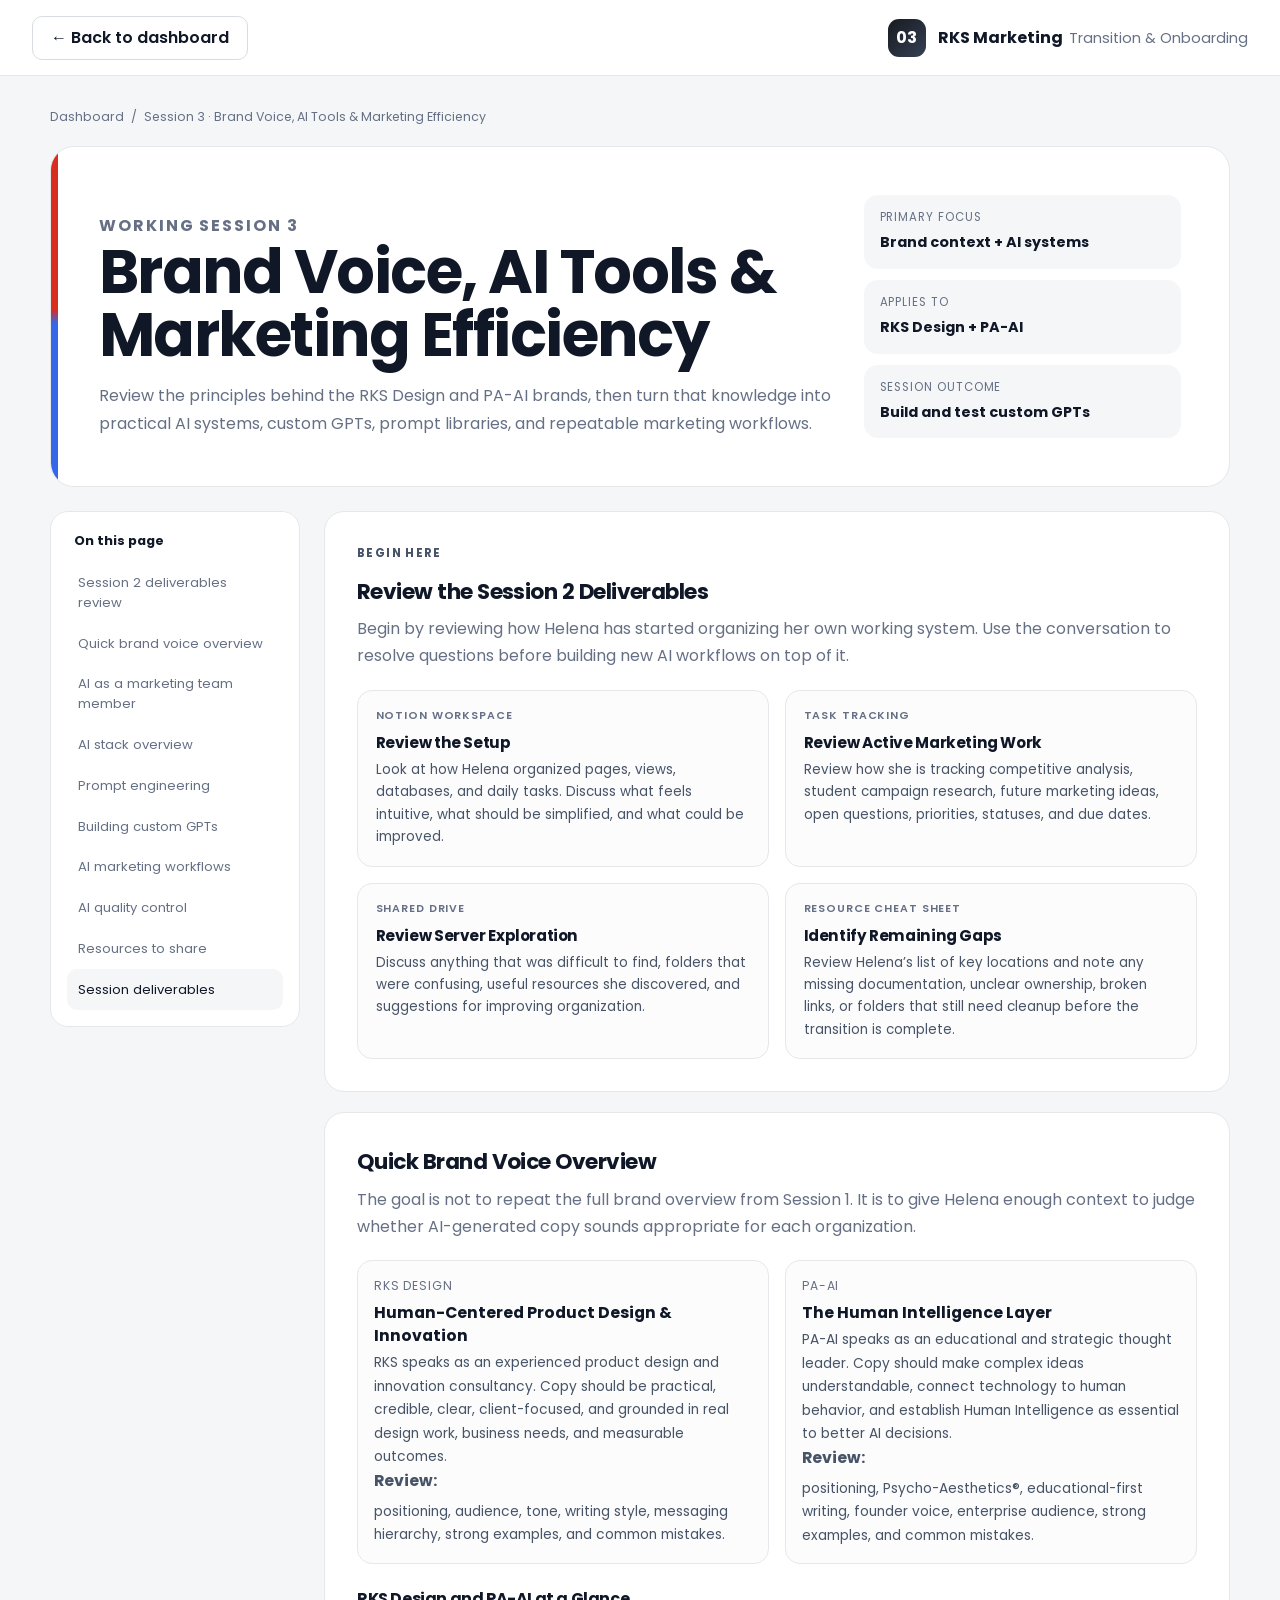
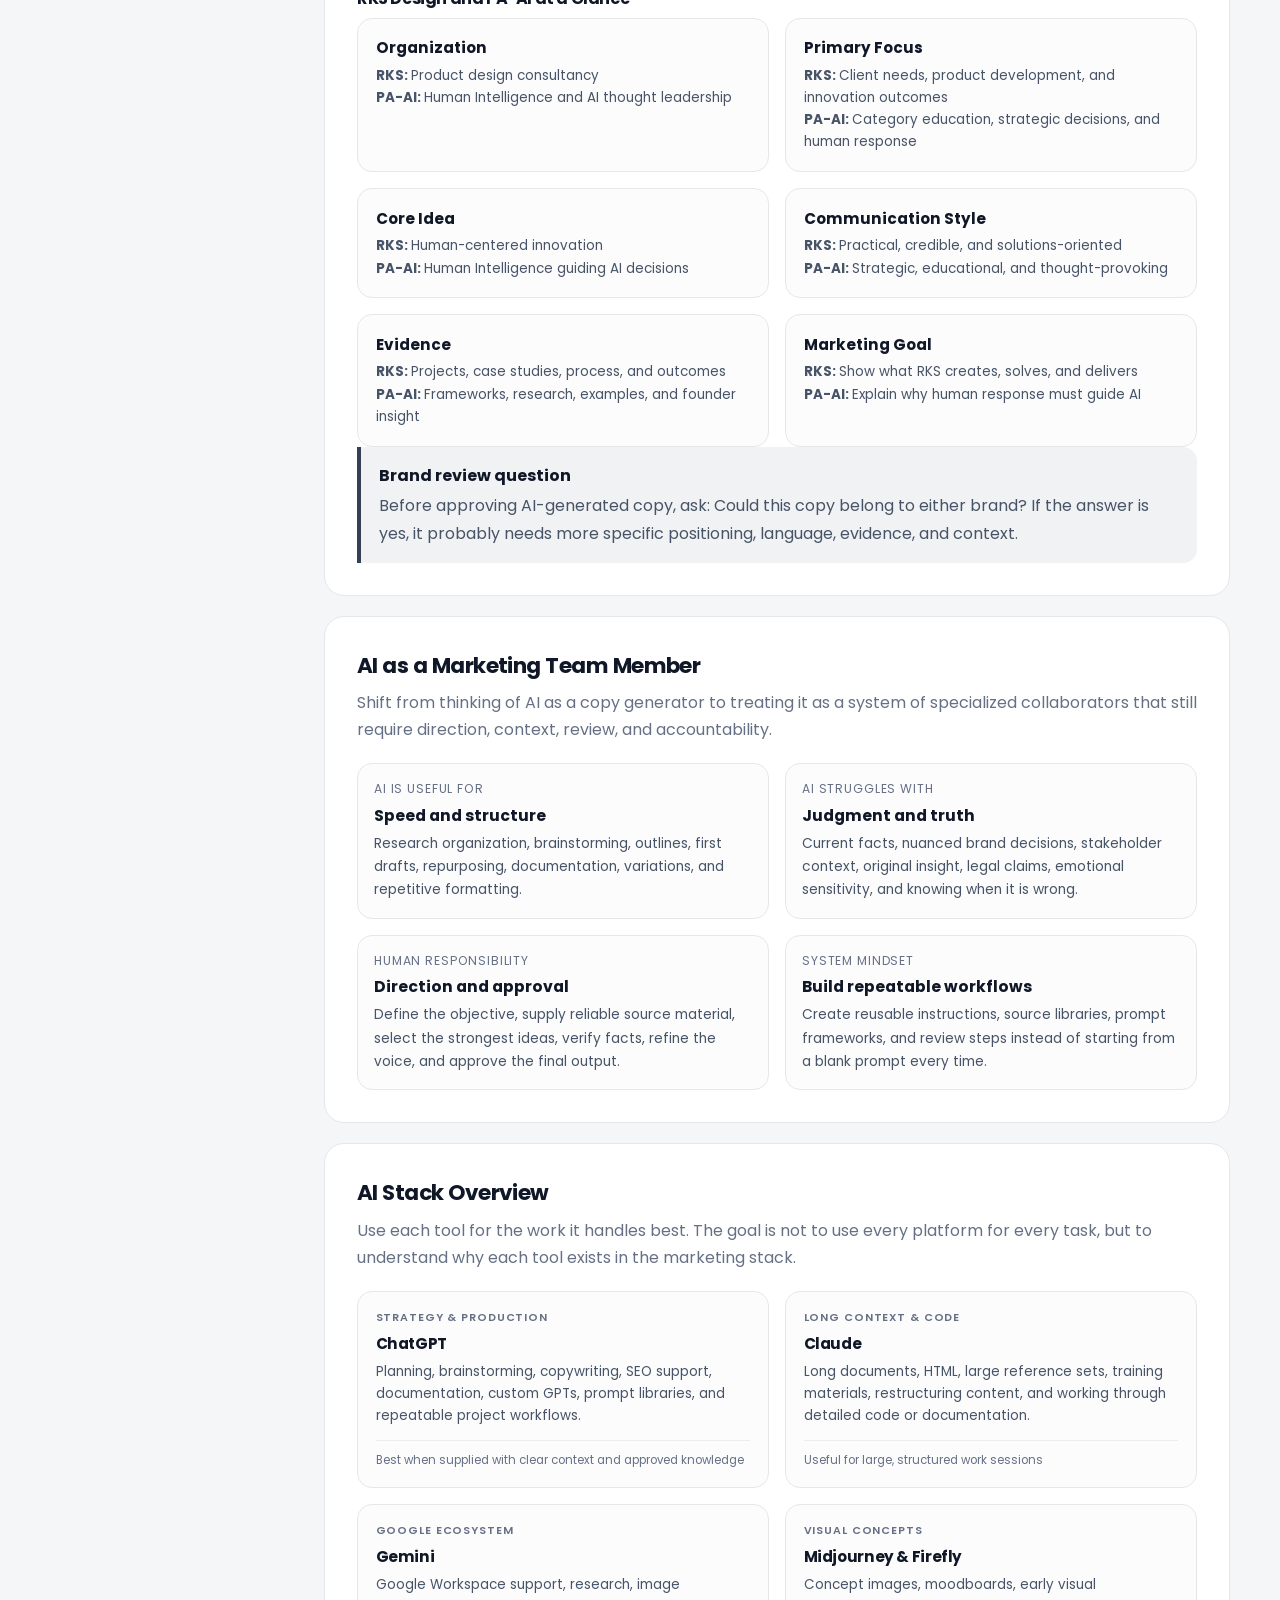
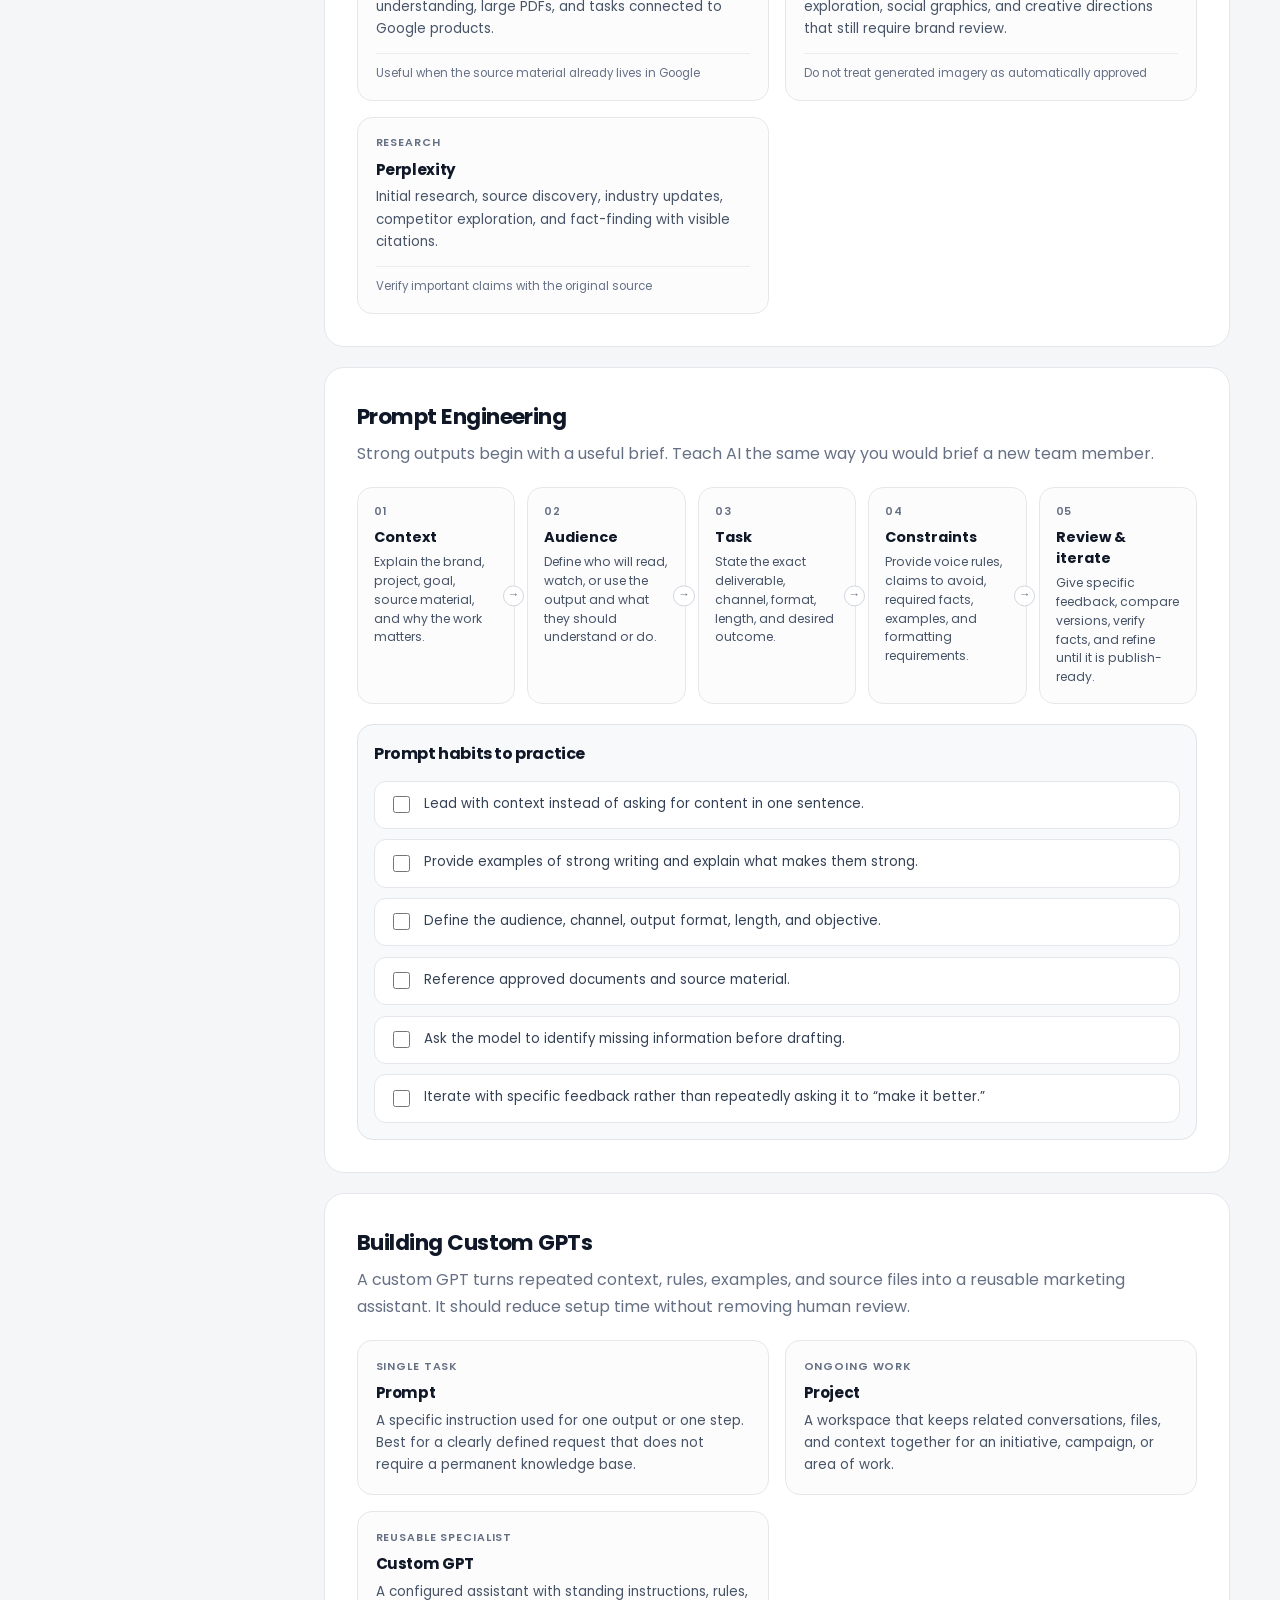
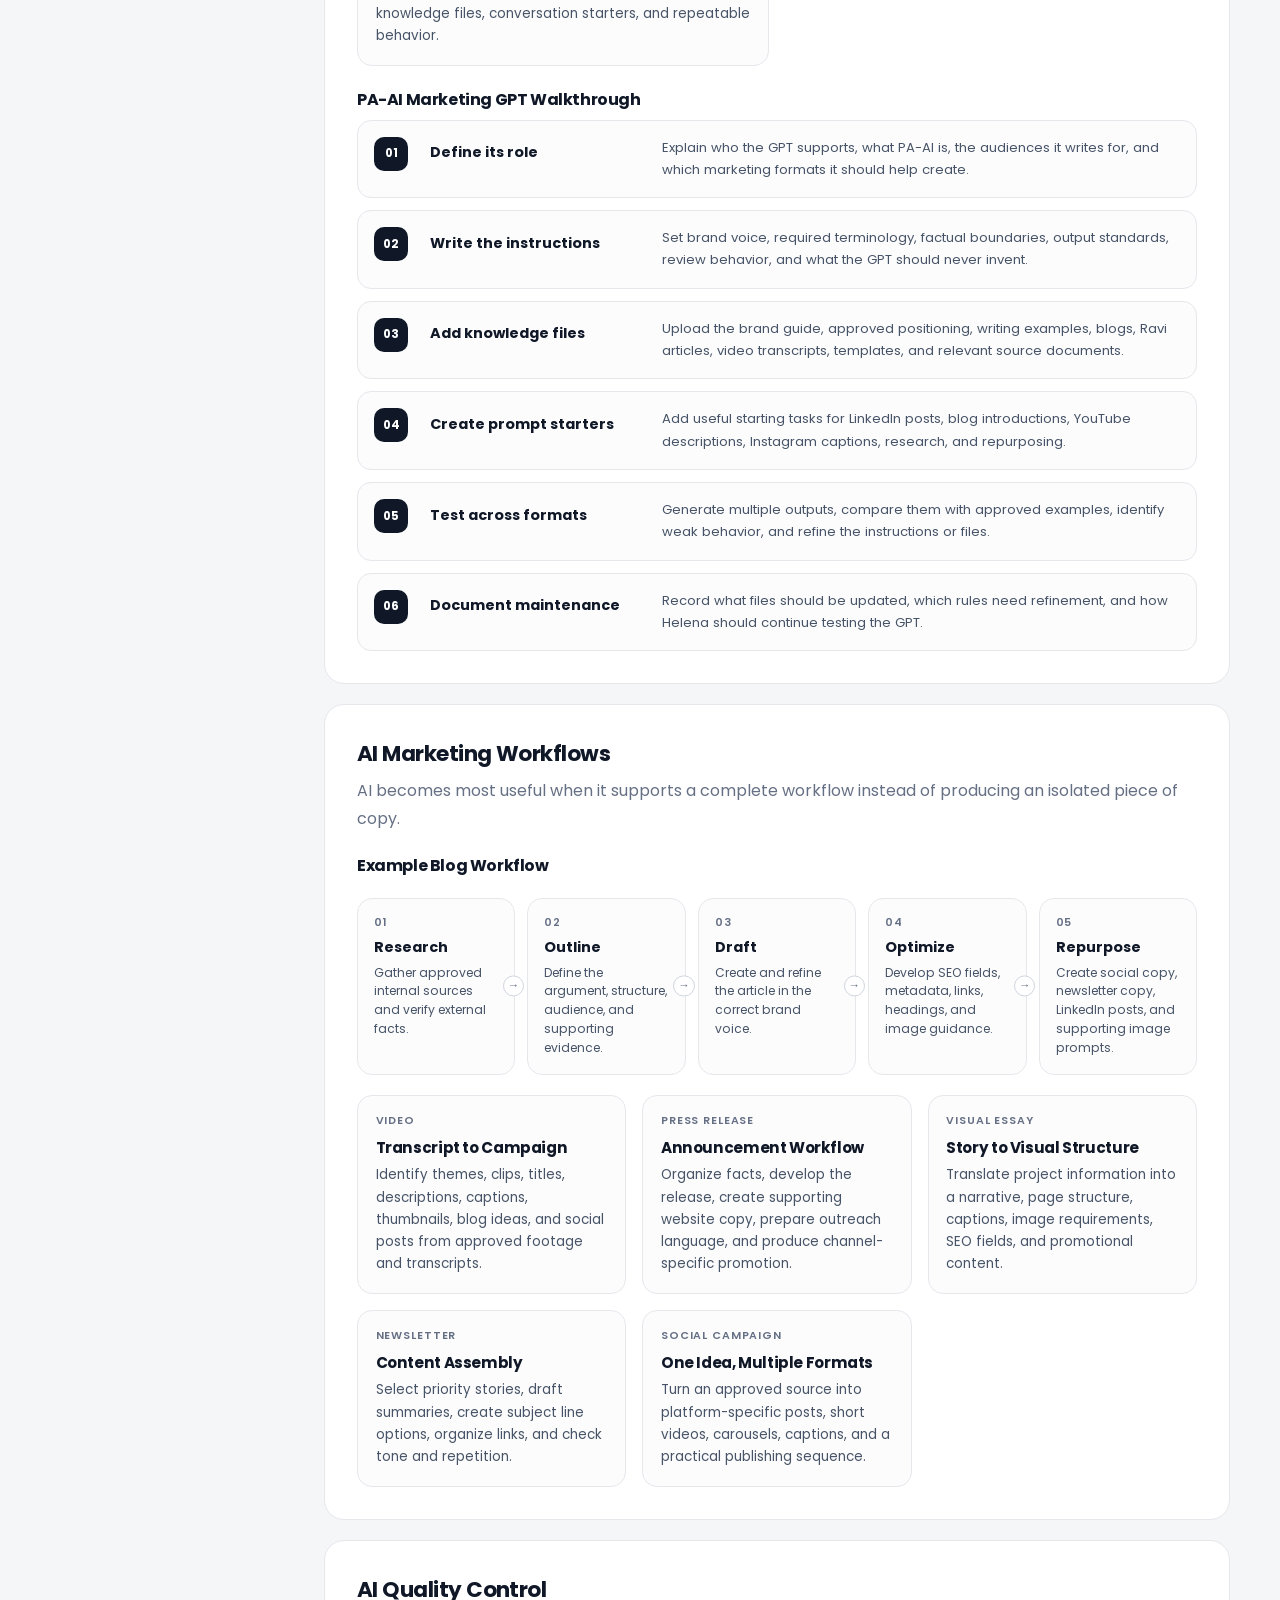
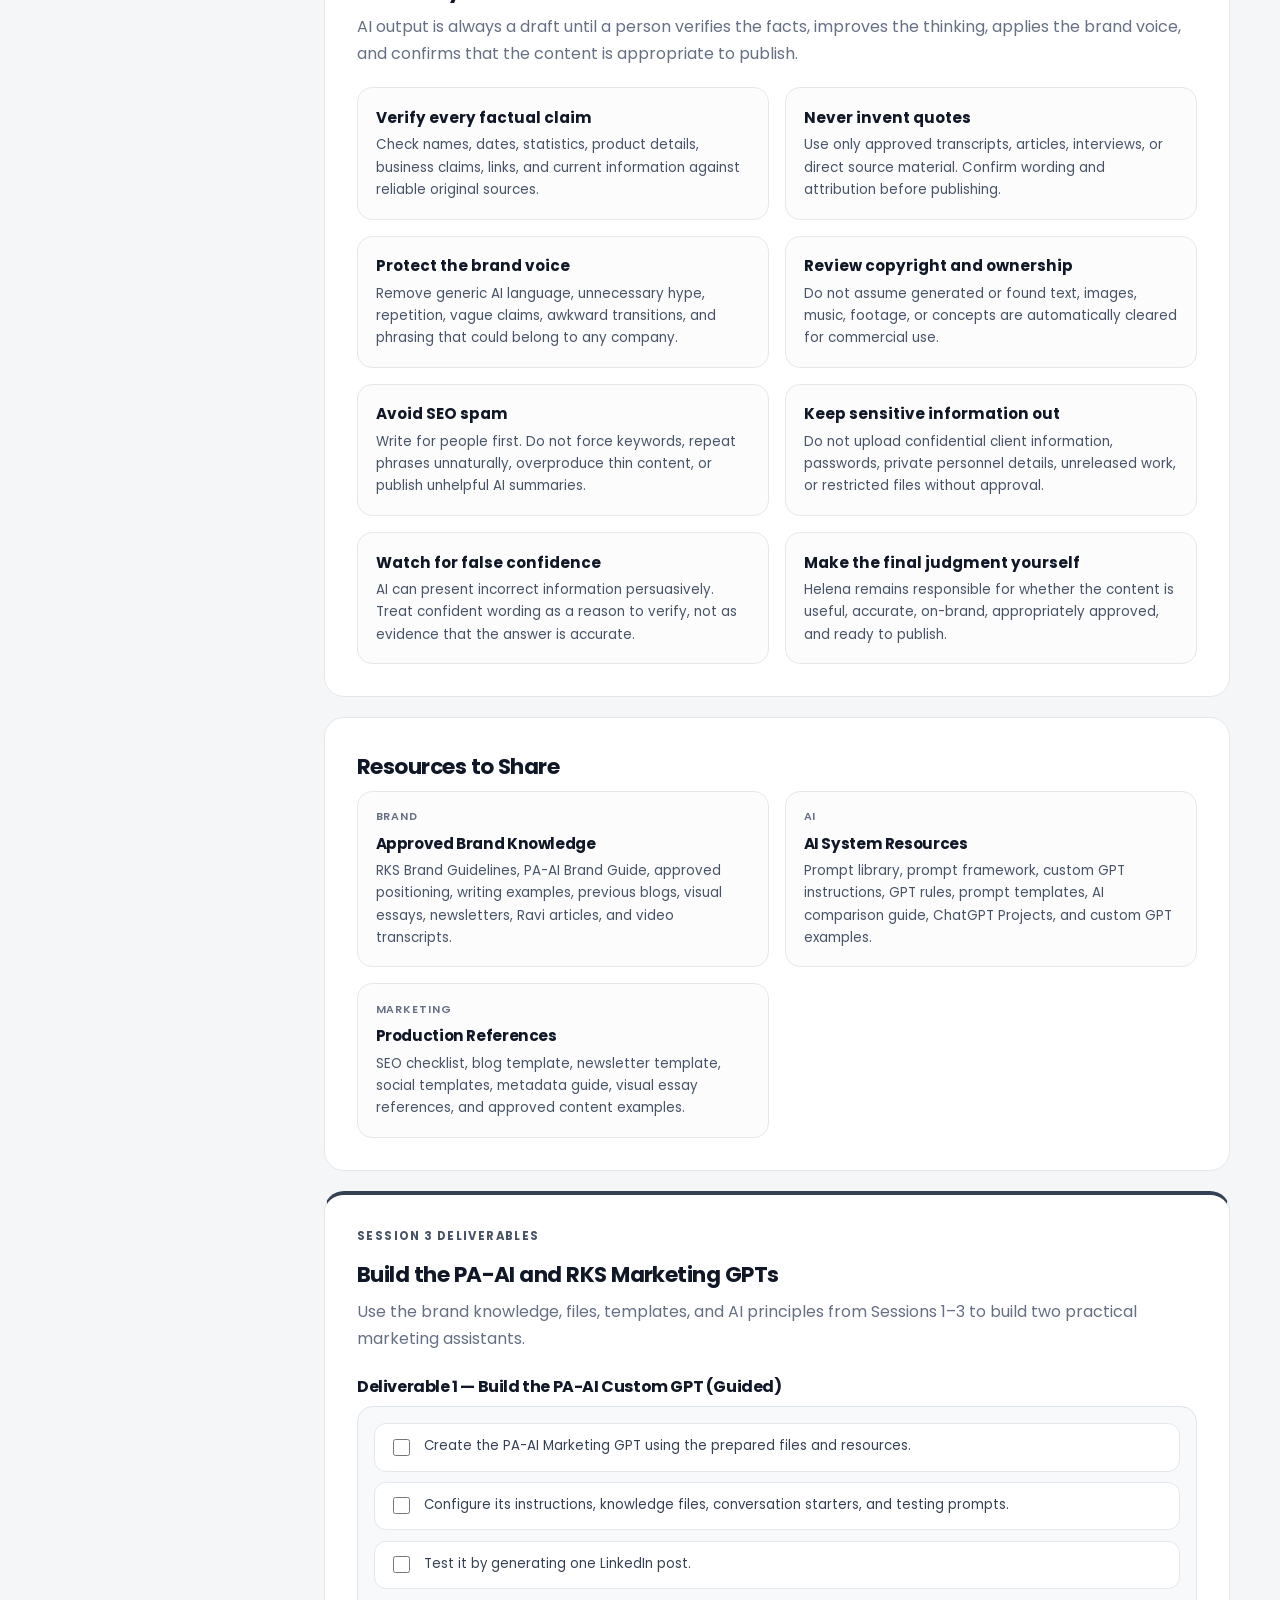
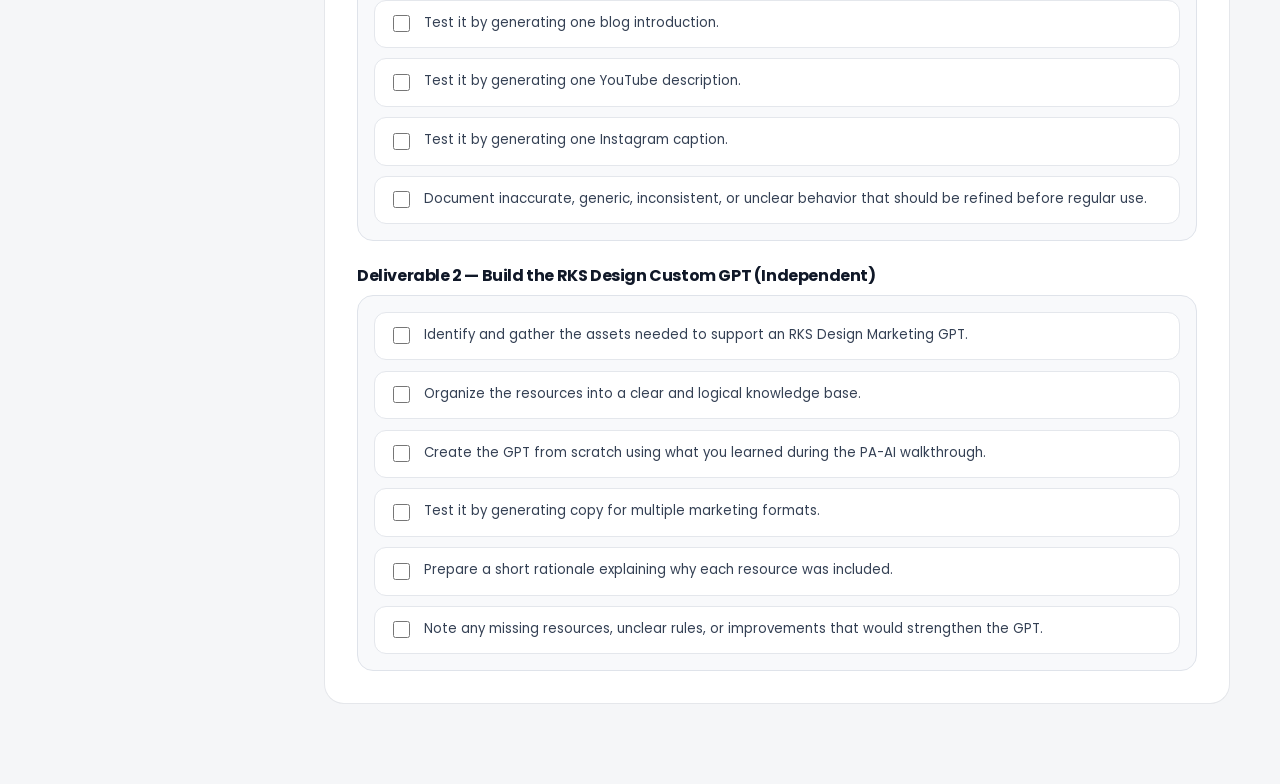
<file: modules/session-03.html>
<!DOCTYPE html>
<html lang="en">
 <head>
  <meta charset="utf-8"/>
  <meta content="width=device-width,initial-scale=1" name="viewport"/>
  <title>
   Session 3 · Brand Voice, AI Tools &amp; Marketing Efficiency | RKS Marketing Onboarding
  </title>
  <link href="https://fonts.googleapis.com" rel="preconnect"/>
  <link crossorigin="" href="https://fonts.gstatic.com" rel="preconnect"/>
  <link href="https://fonts.googleapis.com/css2?family=Poppins:wght@400;500;600;700&amp;display=swap" rel="stylesheet"/>
  <link href="../css/design-system.css" rel="stylesheet"/>
  <link href="../css/components.css" rel="stylesheet"/>
  <link href="../css/module.css" rel="stylesheet"/>
  <style>
   /* Session 3 workflow grid: follows the shared three-column card system. */
#workflows .workflow-card-grid {
  display: grid;
  grid-template-columns: repeat(3, minmax(0, 1fr));
  gap: 1rem;
  align-items: stretch;
  margin-top: 1.25rem;
}
#workflows .workflow-card-grid .resource-card {
  height: 100%;
  min-width: 0;
}
@media (max-width: 900px) {
  #workflows .workflow-card-grid { grid-template-columns: repeat(2, minmax(0, 1fr)); }
}
@media (max-width: 620px) {
  #workflows .workflow-card-grid { grid-template-columns: 1fr; }
}
  </style>
 </head>
 <body class="module-shell brand-system">
  <header class="module-topbar">
   <a class="button button--secondary" href="../index.html">
    ← Back to dashboard
   </a>
   <div class="module-topbar__brand">
    <div aria-hidden="true" class="brand-mark">
     03
    </div>
    <div>
     <strong>
      RKS Marketing
     </strong>
     <span>
      Transition &amp; Onboarding
     </span>
    </div>
   </div>
  </header>
  <main class="module-container">
   <div class="module-breadcrumbs">
    <a href="../index.html">
     Dashboard
    </a>
    <span>
     /
    </span>
    <span>
     Session 3 · Brand Voice, AI Tools &amp; Marketing Efficiency
    </span>
   </div>
   <section class="module-hero">
    <div class="module-hero__grid">
     <div>
      <p class="module-kicker">
       Working Session 3
      </p>
      <h1>
       Brand Voice, AI Tools &amp; Marketing Efficiency
      </h1>
      <p>
       Review the principles behind the RKS Design and PA-AI brands, then turn that knowledge into practical AI systems, custom GPTs, prompt libraries, and repeatable marketing workflows.
      </p>
     </div>
     <div class="module-meta">
      <div class="module-meta__item">
       <span>
        Primary focus
       </span>
       <strong>
        Brand context + AI systems
       </strong>
      </div>
      <div class="module-meta__item">
       <span>
        Applies to
       </span>
       <strong>
        RKS Design + PA-AI
       </strong>
      </div>
      <div class="module-meta__item">
       <span>
        Session outcome
       </span>
       <strong>
        Build and test custom GPTs
       </strong>
      </div>
     </div>
    </div>
   </section>
   <div class="module-layout">
    <aside class="module-toc">
     <strong>
      On this page
     </strong>
     <a href="#session-two-review">
      Session 2 deliverables review
     </a>
     <a href="#brand-voice">
      Quick brand voice overview
     </a>
     <a href="#ai-mindset">
      AI as a marketing team member
     </a>
     <a href="#ai-stack">
      AI stack overview
     </a>
     <a href="#prompting">
      Prompt engineering
     </a>
     <a href="#custom-gpts">
      Building custom GPTs
     </a>
     <a href="#workflows">
      AI marketing workflows
     </a>
     <a href="#quality-control">
      AI quality control
     </a>
     <a href="#resources">
      Resources to share
     </a>
     <a href="#deliverables">
      Session deliverables
     </a>
    </aside>
    <article class="module-content">
     <section class="content-card" id="session-two-review">
      <p class="module-kicker">
       Begin Here
      </p>
      <h2>
       Review the Session 2 Deliverables
      </h2>
      <p class="section-intro">
       Begin by reviewing how Helena has started organizing her own working system. Use the conversation to resolve questions before building new AI workflows on top of it.
      </p>
      <div class="resource-card-grid">
       <article class="resource-card">
        <span class="resource-card__eyebrow">
         Notion workspace
        </span>
        <h3>
         Review the Setup
        </h3>
        <p>
         Look at how Helena organized pages, views, databases, and daily tasks. Discuss what feels intuitive, what should be simplified, and what could be improved.
        </p>
       </article>
       <article class="resource-card">
        <span class="resource-card__eyebrow">
         Task tracking
        </span>
        <h3>
         Review Active Marketing Work
        </h3>
        <p>
         Review how she is tracking competitive analysis, student campaign research, future marketing ideas, open questions, priorities, statuses, and due dates.
        </p>
       </article>
       <article class="resource-card">
        <span class="resource-card__eyebrow">
         Shared drive
        </span>
        <h3>
         Review Server Exploration
        </h3>
        <p>
         Discuss anything that was difficult to find, folders that were confusing, useful resources she discovered, and suggestions for improving organization.
        </p>
       </article>
       <article class="resource-card">
        <span class="resource-card__eyebrow">
         Resource cheat sheet
        </span>
        <h3>
         Identify Remaining Gaps
        </h3>
        <p>
         Review Helena’s list of key locations and note any missing documentation, unclear ownership, broken links, or folders that still need cleanup before the transition is complete.
        </p>
       </article>
      </div>
     </section>
     <section class="content-card" id="brand-voice">
      <h2>
       Quick Brand Voice Overview
      </h2>
      <p class="section-intro">
       The goal is not to repeat the full brand overview from Session 1. It is to give Helena enough context to judge whether AI-generated copy sounds appropriate for each organization.
      </p>
      <div class="info-grid">
       <div class="info-tile">
        <span>
         RKS Design
        </span>
        <strong>
         Human-Centered Product Design &amp; Innovation
        </strong>
        <p>
         RKS speaks as an experienced product design and innovation consultancy. Copy should be practical, credible, clear, client-focused, and grounded in real design work, business needs, and measurable outcomes.
        </p>
        <p>
         <strong>
          Review:
         </strong>
         positioning, audience, tone, writing style, messaging hierarchy, strong examples, and common mistakes.
        </p>
       </div>
       <div class="info-tile">
        <span>
         PA-AI
        </span>
        <strong>
         The Human Intelligence Layer
        </strong>
        <p>
         PA-AI speaks as an educational and strategic thought leader. Copy should make complex ideas understandable, connect technology to human behavior, and establish Human Intelligence as essential to better AI decisions.
        </p>
        <p>
         <strong>
          Review:
         </strong>
         positioning, Psycho-Aesthetics®, educational-first writing, founder voice, enterprise audience, strong examples, and common mistakes.
        </p>
       </div>
      </div>
      <h3>
       RKS Design and PA-AI at a Glance
      </h3>
      <div class="standards-grid">
       <article>
        <strong>
         Organization
        </strong>
        <p>
         <b>
          RKS:
         </b>
         Product design consultancy
        </p>
        <p>
         <b>
          PA-AI:
         </b>
         Human Intelligence and AI thought leadership
        </p>
       </article>
       <article>
        <strong>
         Primary Focus
        </strong>
        <p>
         <b>
          RKS:
         </b>
         Client needs, product development, and innovation outcomes
        </p>
        <p>
         <b>
          PA-AI:
         </b>
         Category education, strategic decisions, and human response
        </p>
       </article>
       <article>
        <strong>
         Core Idea
        </strong>
        <p>
         <b>
          RKS:
         </b>
         Human-centered innovation
        </p>
        <p>
         <b>
          PA-AI:
         </b>
         Human Intelligence guiding AI decisions
        </p>
       </article>
       <article>
        <strong>
         Communication Style
        </strong>
        <p>
         <b>
          RKS:
         </b>
         Practical, credible, and solutions-oriented
        </p>
        <p>
         <b>
          PA-AI:
         </b>
         Strategic, educational, and thought-provoking
        </p>
       </article>
       <article>
        <strong>
         Evidence
        </strong>
        <p>
         <b>
          RKS:
         </b>
         Projects, case studies, process, and outcomes
        </p>
        <p>
         <b>
          PA-AI:
         </b>
         Frameworks, research, examples, and founder insight
        </p>
       </article>
       <article>
        <strong>
         Marketing Goal
        </strong>
        <p>
         <b>
          RKS:
         </b>
         Show what RKS creates, solves, and delivers
        </p>
        <p>
         <b>
          PA-AI:
         </b>
         Explain why human response must guide AI
        </p>
       </article>
      </div>
      <div class="callout">
       <strong>
        Brand review question
       </strong>
       <p>
        Before approving AI-generated copy, ask: Could this copy belong to either brand? If the answer is yes, it probably needs more specific positioning, language, evidence, and context.
       </p>
      </div>
     </section>
     <section class="content-card" id="ai-mindset">
      <h2>
       AI as a Marketing Team Member
      </h2>
      <p class="section-intro">
       Shift from thinking of AI as a copy generator to treating it as a system of specialized collaborators that still require direction, context, review, and accountability.
      </p>
      <div class="info-grid">
       <div class="info-tile">
        <span>
         AI is useful for
        </span>
        <strong>
         Speed and structure
        </strong>
        <p>
         Research organization, brainstorming, outlines, first drafts, repurposing, documentation, variations, and repetitive formatting.
        </p>
       </div>
       <div class="info-tile">
        <span>
         AI struggles with
        </span>
        <strong>
         Judgment and truth
        </strong>
        <p>
         Current facts, nuanced brand decisions, stakeholder context, original insight, legal claims, emotional sensitivity, and knowing when it is wrong.
        </p>
       </div>
       <div class="info-tile">
        <span>
         Human responsibility
        </span>
        <strong>
         Direction and approval
        </strong>
        <p>
         Define the objective, supply reliable source material, select the strongest ideas, verify facts, refine the voice, and approve the final output.
        </p>
       </div>
       <div class="info-tile">
        <span>
         System mindset
        </span>
        <strong>
         Build repeatable workflows
        </strong>
        <p>
         Create reusable instructions, source libraries, prompt frameworks, and review steps instead of starting from a blank prompt every time.
        </p>
       </div>
      </div>
     </section>
     <section class="content-card" id="ai-stack">
      <h2>
       AI Stack Overview
      </h2>
      <p class="section-intro">
       Use each tool for the work it handles best. The goal is not to use every platform for every task, but to understand why each tool exists in the marketing stack.
      </p>
      <div class="platform-grid">
       <article class="platform-card">
        <span>
         Strategy &amp; production
        </span>
        <h3>
         ChatGPT
        </h3>
        <p>
         Planning, brainstorming, copywriting, SEO support, documentation, custom GPTs, prompt libraries, and repeatable project workflows.
        </p>
        <small>
         Best when supplied with clear context and approved knowledge
        </small>
       </article>
       <article class="platform-card">
        <span>
         Long context &amp; code
        </span>
        <h3>
         Claude
        </h3>
        <p>
         Long documents, HTML, large reference sets, training materials, restructuring content, and working through detailed code or documentation.
        </p>
        <small>
         Useful for large, structured work sessions
        </small>
       </article>
       <article class="platform-card">
        <span>
         Google ecosystem
        </span>
        <h3>
         Gemini
        </h3>
        <p>
         Google Workspace support, research, image understanding, large PDFs, and tasks connected to Google products.
        </p>
        <small>
         Useful when the source material already lives in Google
        </small>
       </article>
       <article class="platform-card">
        <span>
         Visual concepts
        </span>
        <h3>
         Midjourney &amp; Firefly
        </h3>
        <p>
         Concept images, moodboards, early visual exploration, social graphics, and creative directions that still require brand review.
        </p>
        <small>
         Do not treat generated imagery as automatically approved
        </small>
       </article>
       <article class="platform-card">
        <span>
         Research
        </span>
        <h3>
         Perplexity
        </h3>
        <p>
         Initial research, source discovery, industry updates, competitor exploration, and fact-finding with visible citations.
        </p>
        <small>
         Verify important claims with the original source
        </small>
       </article>
      </div>
     </section>
     <section class="content-card" id="prompting">
      <h2>
       Prompt Engineering
      </h2>
      <p class="section-intro">
       Strong outputs begin with a useful brief. Teach AI the same way you would brief a new team member.
      </p>
      <div aria-label="Prompt framework" class="systems-flow">
       <div class="systems-flow__step">
        <span>
         01
        </span>
        <strong>
         Context
        </strong>
        <p>
         Explain the brand, project, goal, source material, and why the work matters.
        </p>
       </div>
       <div class="systems-flow__step">
        <span>
         02
        </span>
        <strong>
         Audience
        </strong>
        <p>
         Define who will read, watch, or use the output and what they should understand or do.
        </p>
       </div>
       <div class="systems-flow__step">
        <span>
         03
        </span>
        <strong>
         Task
        </strong>
        <p>
         State the exact deliverable, channel, format, length, and desired outcome.
        </p>
       </div>
       <div class="systems-flow__step">
        <span>
         04
        </span>
        <strong>
         Constraints
        </strong>
        <p>
         Provide voice rules, claims to avoid, required facts, examples, and formatting requirements.
        </p>
       </div>
       <div class="systems-flow__step">
        <span>
         05
        </span>
        <strong>
         Review &amp; iterate
        </strong>
        <p>
         Give specific feedback, compare versions, verify facts, and refine until it is publish-ready.
        </p>
       </div>
      </div>
      <div class="checklist-panel">
       <h3>
        Prompt habits to practice
       </h3>
       <label>
        <input type="checkbox"/>
        Lead with context instead of asking for content in one sentence.
       </label>
       <label>
        <input type="checkbox"/>
        Provide examples of strong writing and explain what makes them strong.
       </label>
       <label>
        <input type="checkbox"/>
        Define the audience, channel, output format, length, and objective.
       </label>
       <label>
        <input type="checkbox"/>
        Reference approved documents and source material.
       </label>
       <label>
        <input type="checkbox"/>
        Ask the model to identify missing information before drafting.
       </label>
       <label>
        <input type="checkbox"/>
        Iterate with specific feedback rather than repeatedly asking it to “make it better.”
       </label>
      </div>
     </section>
     <section class="content-card" id="custom-gpts">
      <h2>
       Building Custom GPTs
      </h2>
      <p class="section-intro">
       A custom GPT turns repeated context, rules, examples, and source files into a reusable marketing assistant. It should reduce setup time without removing human review.
      </p>
      <div class="resource-card-grid">
       <article class="resource-card">
        <span class="resource-card__eyebrow">
         Single task
        </span>
        <h3>
         Prompt
        </h3>
        <p>
         A specific instruction used for one output or one step. Best for a clearly defined request that does not require a permanent knowledge base.
        </p>
       </article>
       <article class="resource-card">
        <span class="resource-card__eyebrow">
         Ongoing work
        </span>
        <h3>
         Project
        </h3>
        <p>
         A workspace that keeps related conversations, files, and context together for an initiative, campaign, or area of work.
        </p>
       </article>
       <article class="resource-card">
        <span class="resource-card__eyebrow">
         Reusable specialist
        </span>
        <h3>
         Custom GPT
        </h3>
        <p>
         A configured assistant with standing instructions, rules, knowledge files, conversation starters, and repeatable behavior.
        </p>
       </article>
      </div>
      <h3>
       PA-AI Marketing GPT Walkthrough
      </h3>
      <div class="workshop-timeline">
       <div>
        <span>
         01
        </span>
        <strong>
         Define its role
        </strong>
        <p>
         Explain who the GPT supports, what PA-AI is, the audiences it writes for, and which marketing formats it should help create.
        </p>
       </div>
       <div>
        <span>
         02
        </span>
        <strong>
         Write the instructions
        </strong>
        <p>
         Set brand voice, required terminology, factual boundaries, output standards, review behavior, and what the GPT should never invent.
        </p>
       </div>
       <div>
        <span>
         03
        </span>
        <strong>
         Add knowledge files
        </strong>
        <p>
         Upload the brand guide, approved positioning, writing examples, blogs, Ravi articles, video transcripts, templates, and relevant source documents.
        </p>
       </div>
       <div>
        <span>
         04
        </span>
        <strong>
         Create prompt starters
        </strong>
        <p>
         Add useful starting tasks for LinkedIn posts, blog introductions, YouTube descriptions, Instagram captions, research, and repurposing.
        </p>
       </div>
       <div>
        <span>
         05
        </span>
        <strong>
         Test across formats
        </strong>
        <p>
         Generate multiple outputs, compare them with approved examples, identify weak behavior, and refine the instructions or files.
        </p>
       </div>
       <div>
        <span>
         06
        </span>
        <strong>
         Document maintenance
        </strong>
        <p>
         Record what files should be updated, which rules need refinement, and how Helena should continue testing the GPT.
        </p>
       </div>
      </div>
     </section>
     <section class="content-card" id="workflows">
      <h2>
       AI Marketing Workflows
      </h2>
      <p class="section-intro">
       AI becomes most useful when it supports a complete workflow instead of producing an isolated piece of copy.
      </p>
      <h3>
       Example Blog Workflow
      </h3>
      <div aria-label="AI-supported blog workflow" class="systems-flow">
       <div class="systems-flow__step">
        <span>
         01
        </span>
        <strong>
         Research
        </strong>
        <p>
         Gather approved internal sources and verify external facts.
        </p>
       </div>
       <div class="systems-flow__step">
        <span>
         02
        </span>
        <strong>
         Outline
        </strong>
        <p>
         Define the argument, structure, audience, and supporting evidence.
        </p>
       </div>
       <div class="systems-flow__step">
        <span>
         03
        </span>
        <strong>
         Draft
        </strong>
        <p>
         Create and refine the article in the correct brand voice.
        </p>
       </div>
       <div class="systems-flow__step">
        <span>
         04
        </span>
        <strong>
         Optimize
        </strong>
        <p>
         Develop SEO fields, metadata, links, headings, and image guidance.
        </p>
       </div>
       <div class="systems-flow__step">
        <span>
         05
        </span>
        <strong>
         Repurpose
        </strong>
        <p>
         Create social copy, newsletter copy, LinkedIn posts, and supporting image prompts.
        </p>
       </div>
      </div>
      <div class="resource-card-grid workflow-card-grid">
       <article class="resource-card">
        <span class="resource-card__eyebrow">
         Video
        </span>
        <h3>
         Transcript to Campaign
        </h3>
        <p>
         Identify themes, clips, titles, descriptions, captions, thumbnails, blog ideas, and social posts from approved footage and transcripts.
        </p>
       </article>
       <article class="resource-card">
        <span class="resource-card__eyebrow">
         Press release
        </span>
        <h3>
         Announcement Workflow
        </h3>
        <p>
         Organize facts, develop the release, create supporting website copy, prepare outreach language, and produce channel-specific promotion.
        </p>
       </article>
       <article class="resource-card">
        <span class="resource-card__eyebrow">
         Visual essay
        </span>
        <h3>
         Story to Visual Structure
        </h3>
        <p>
         Translate project information into a narrative, page structure, captions, image requirements, SEO fields, and promotional content.
        </p>
       </article>
       <article class="resource-card">
        <span class="resource-card__eyebrow">
         Newsletter
        </span>
        <h3>
         Content Assembly
        </h3>
        <p>
         Select priority stories, draft summaries, create subject line options, organize links, and check tone and repetition.
        </p>
       </article>
       <article class="resource-card">
        <span class="resource-card__eyebrow">
         Social campaign
        </span>
        <h3>
         One Idea, Multiple Formats
        </h3>
        <p>
         Turn an approved source into platform-specific posts, short videos, carousels, captions, and a practical publishing sequence.
        </p>
       </article>
      </div>
     </section>
     <section class="content-card" id="quality-control">
      <h2>
       AI Quality Control
      </h2>
      <p class="section-intro">
       AI output is always a draft until a person verifies the facts, improves the thinking, applies the brand voice, and confirms that the content is appropriate to publish.
      </p>
      <div class="standards-grid">
       <article>
        <strong>
         Verify every factual claim
        </strong>
        <p>
         Check names, dates, statistics, product details, business claims, links, and current information against reliable original sources.
        </p>
       </article>
       <article>
        <strong>
         Never invent quotes
        </strong>
        <p>
         Use only approved transcripts, articles, interviews, or direct source material. Confirm wording and attribution before publishing.
        </p>
       </article>
       <article>
        <strong>
         Protect the brand voice
        </strong>
        <p>
         Remove generic AI language, unnecessary hype, repetition, vague claims, awkward transitions, and phrasing that could belong to any company.
        </p>
       </article>
       <article>
        <strong>
         Review copyright and ownership
        </strong>
        <p>
         Do not assume generated or found text, images, music, footage, or concepts are automatically cleared for commercial use.
        </p>
       </article>
       <article>
        <strong>
         Avoid SEO spam
        </strong>
        <p>
         Write for people first. Do not force keywords, repeat phrases unnaturally, overproduce thin content, or publish unhelpful AI summaries.
        </p>
       </article>
       <article>
        <strong>
         Keep sensitive information out
        </strong>
        <p>
         Do not upload confidential client information, passwords, private personnel details, unreleased work, or restricted files without approval.
        </p>
       </article>
       <article>
        <strong>
         Watch for false confidence
        </strong>
        <p>
         AI can present incorrect information persuasively. Treat confident wording as a reason to verify, not as evidence that the answer is accurate.
        </p>
       </article>
       <article>
        <strong>
         Make the final judgment yourself
        </strong>
        <p>
         Helena remains responsible for whether the content is useful, accurate, on-brand, appropriately approved, and ready to publish.
        </p>
       </article>
      </div>
     </section>
     <section class="content-card" id="resources">
      <h2>
       Resources to Share
      </h2>
      <div class="resource-card-grid">
       <article class="resource-card">
        <span class="resource-card__eyebrow">
         Brand
        </span>
        <h3>
         Approved Brand Knowledge
        </h3>
        <p>
         RKS Brand Guidelines, PA-AI Brand Guide, approved positioning, writing examples, previous blogs, visual essays, newsletters, Ravi articles, and video transcripts.
        </p>
       </article>
       <article class="resource-card">
        <span class="resource-card__eyebrow">
         AI
        </span>
        <h3>
         AI System Resources
        </h3>
        <p>
         Prompt library, prompt framework, custom GPT instructions, GPT rules, prompt templates, AI comparison guide, ChatGPT Projects, and custom GPT examples.
        </p>
       </article>
       <article class="resource-card">
        <span class="resource-card__eyebrow">
         Marketing
        </span>
        <h3>
         Production References
        </h3>
        <p>
         SEO checklist, blog template, newsletter template, social templates, metadata guide, visual essay references, and approved content examples.
        </p>
       </article>
      </div>
     </section>
     <section class="content-card deliverable-card" id="deliverables">
      <p class="module-kicker">
       Session 3 Deliverables
      </p>
      <h2>
       Build the PA-AI and RKS Marketing GPTs
      </h2>
      <p class="section-intro">
       Use the brand knowledge, files, templates, and AI principles from Sessions 1–3 to build two practical marketing assistants.
      </p>
      <h3>
       Deliverable 1 — Build the PA-AI Custom GPT (Guided)
      </h3>
      <div class="checklist-panel">
       <label>
        <input type="checkbox"/>
        Create the PA-AI Marketing GPT using the prepared files and resources.
       </label>
       <label>
        <input type="checkbox"/>
        Configure its instructions, knowledge files, conversation starters, and testing prompts.
       </label>
       <label>
        <input type="checkbox"/>
        Test it by generating one LinkedIn post.
       </label>
       <label>
        <input type="checkbox"/>
        Test it by generating one blog introduction.
       </label>
       <label>
        <input type="checkbox"/>
        Test it by generating one YouTube description.
       </label>
       <label>
        <input type="checkbox"/>
        Test it by generating one Instagram caption.
       </label>
       <label>
        <input type="checkbox"/>
        Document inaccurate, generic, inconsistent, or unclear behavior that should be refined before regular use.
       </label>
      </div>
      <h3>
       Deliverable 2 — Build the RKS Design Custom GPT (Independent)
      </h3>
      <div class="checklist-panel">
       <label>
        <input type="checkbox"/>
        Identify and gather the assets needed to support an RKS Design Marketing GPT.
       </label>
       <label>
        <input type="checkbox"/>
        Organize the resources into a clear and logical knowledge base.
       </label>
       <label>
        <input type="checkbox"/>
        Create the GPT from scratch using what you learned during the PA-AI walkthrough.
       </label>
       <label>
        <input type="checkbox"/>
        Test it by generating copy for multiple marketing formats.
       </label>
       <label>
        <input type="checkbox"/>
        Prepare a short rationale explaining why each resource was included.
       </label>
       <label>
        <input type="checkbox"/>
        Note any missing resources, unclear rules, or improvements that would strengthen the GPT.
       </label>
      </div>
     </section>
    </article>
   </div>
  </main>
  <script src="../module.js">
  </script>
 </body>
</html>
</file>
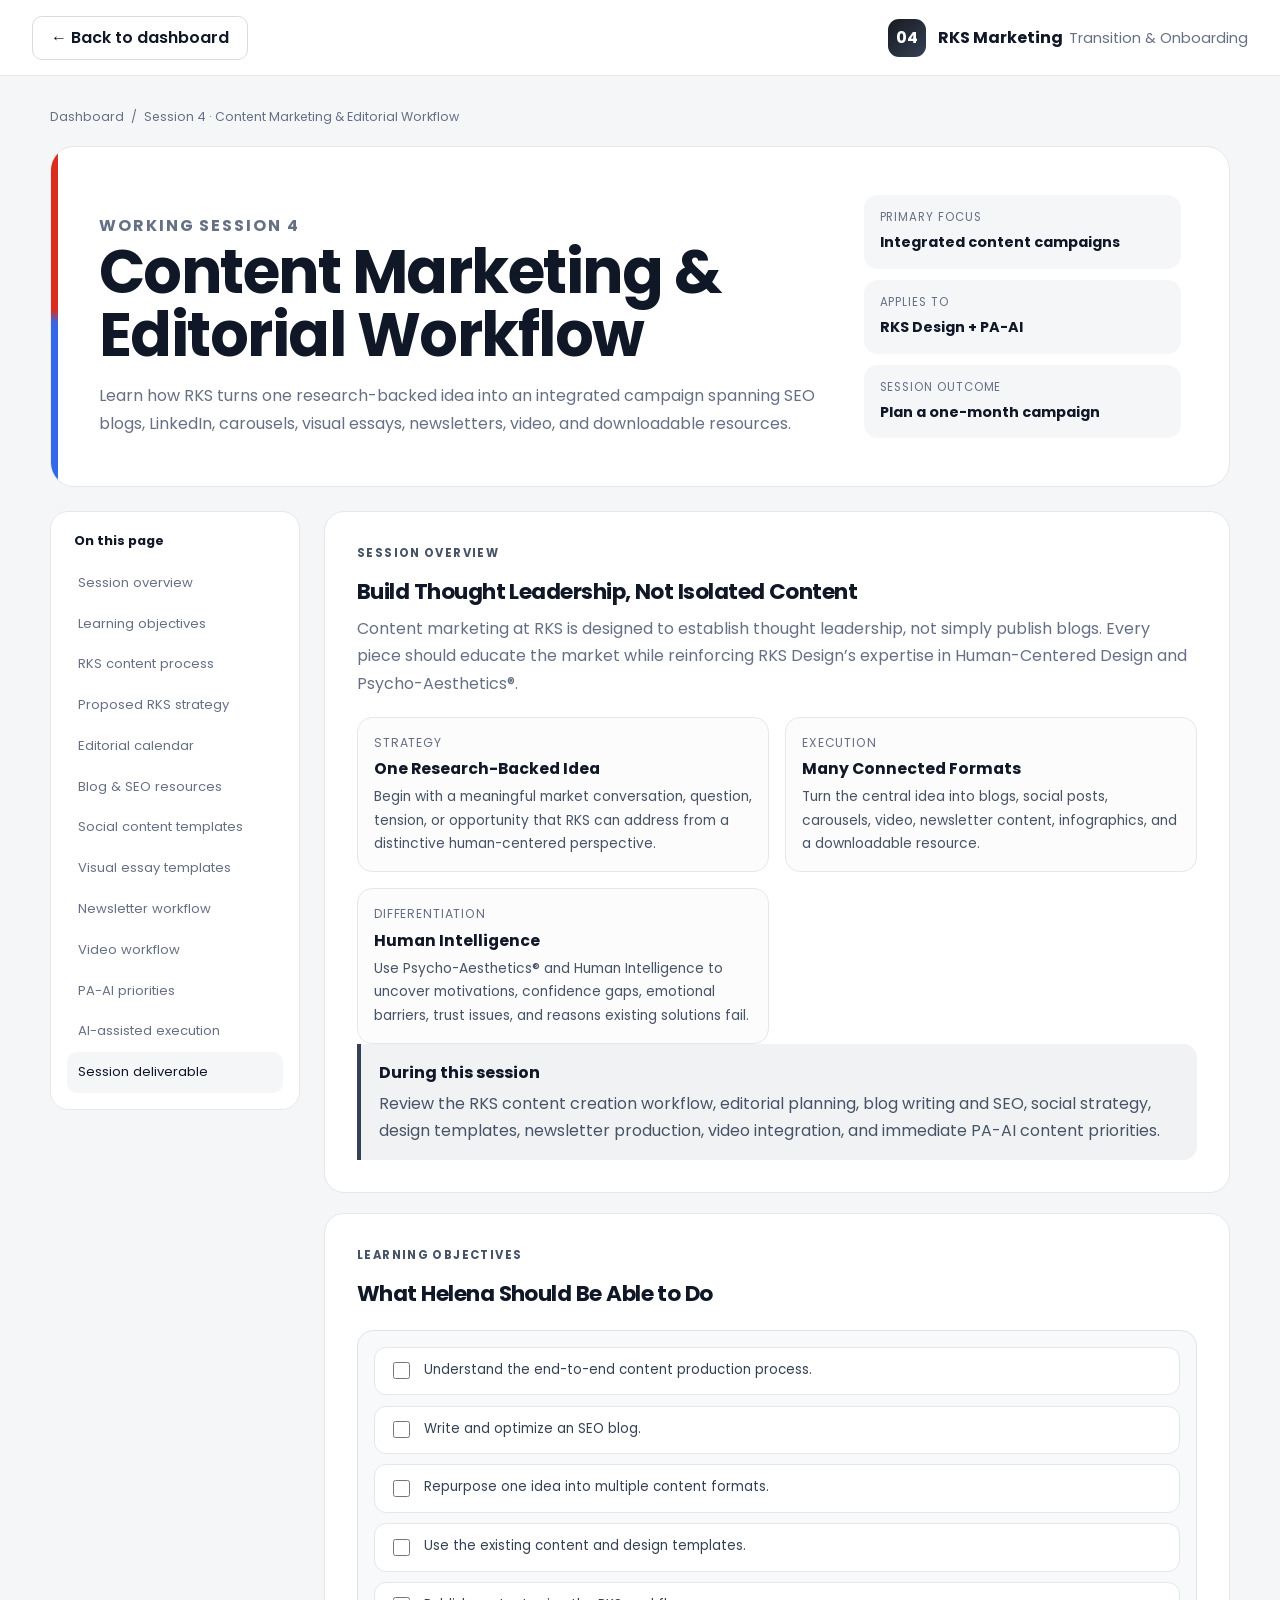
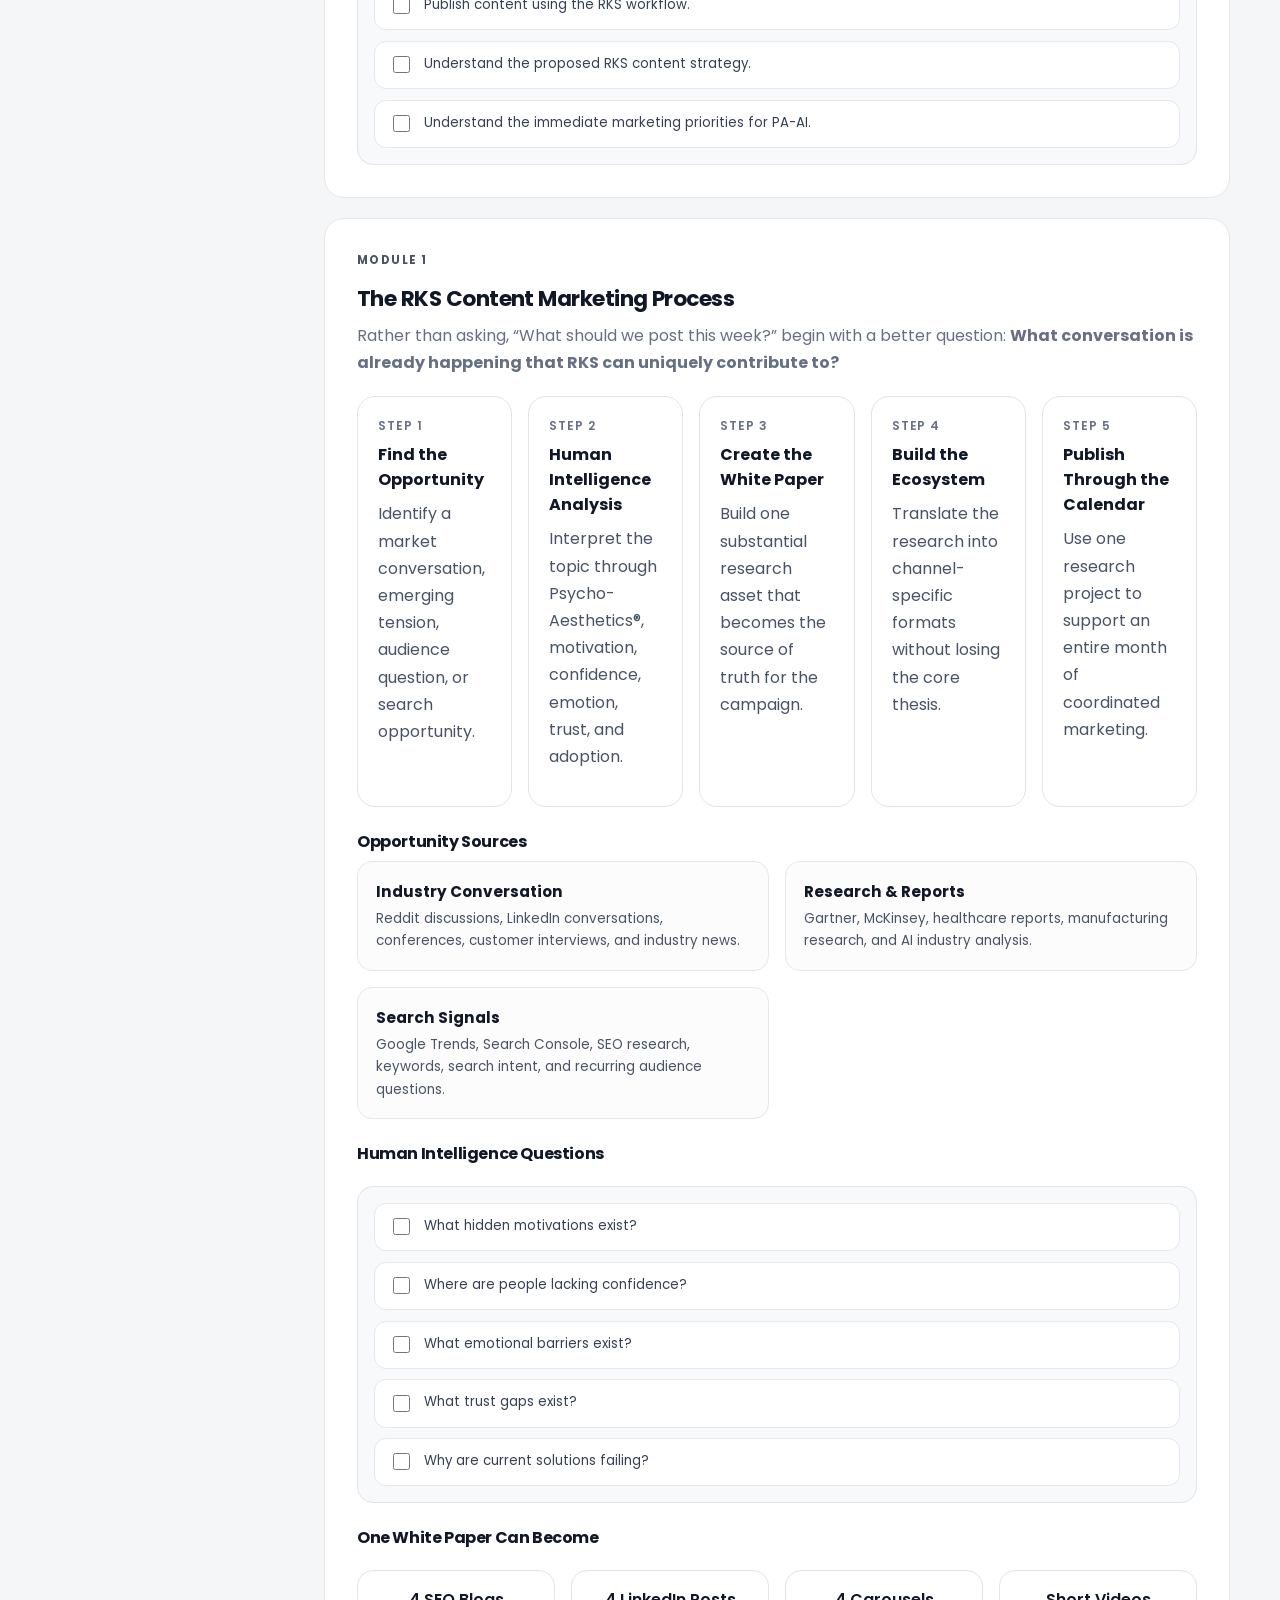
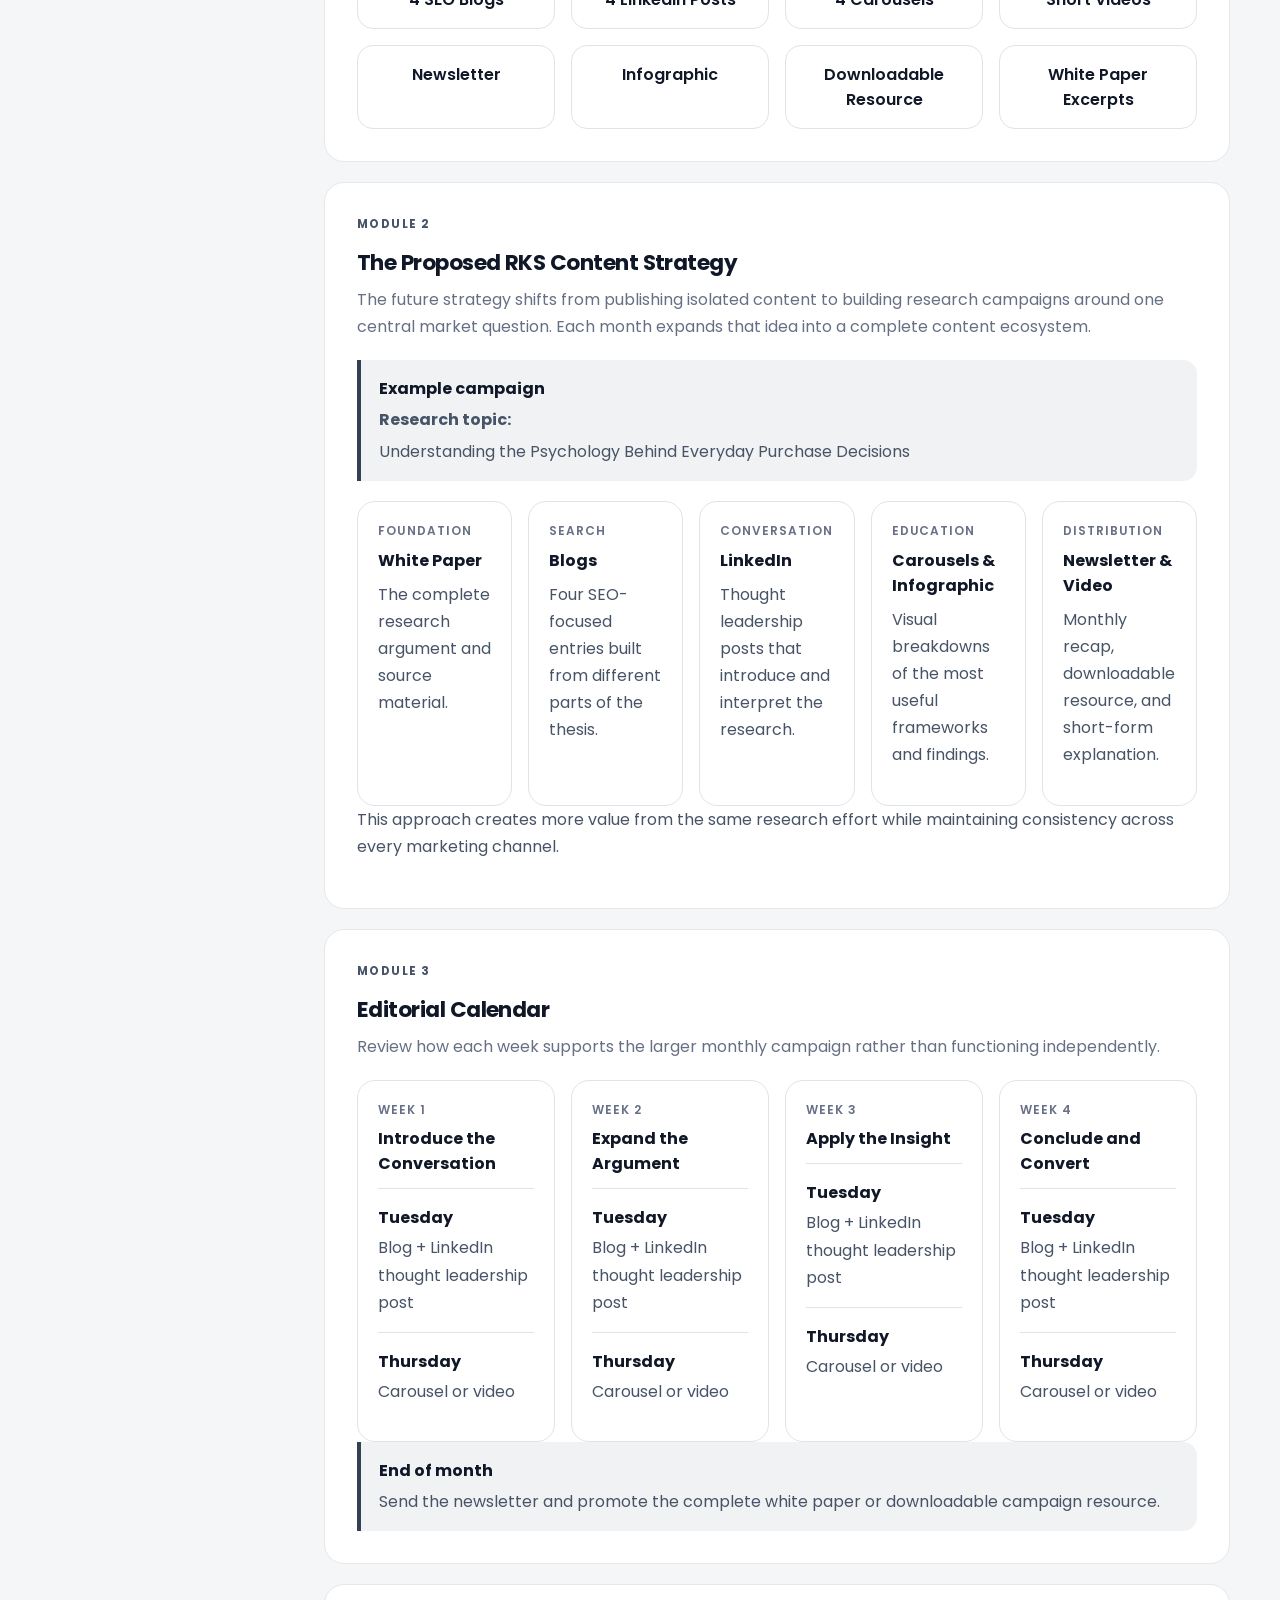
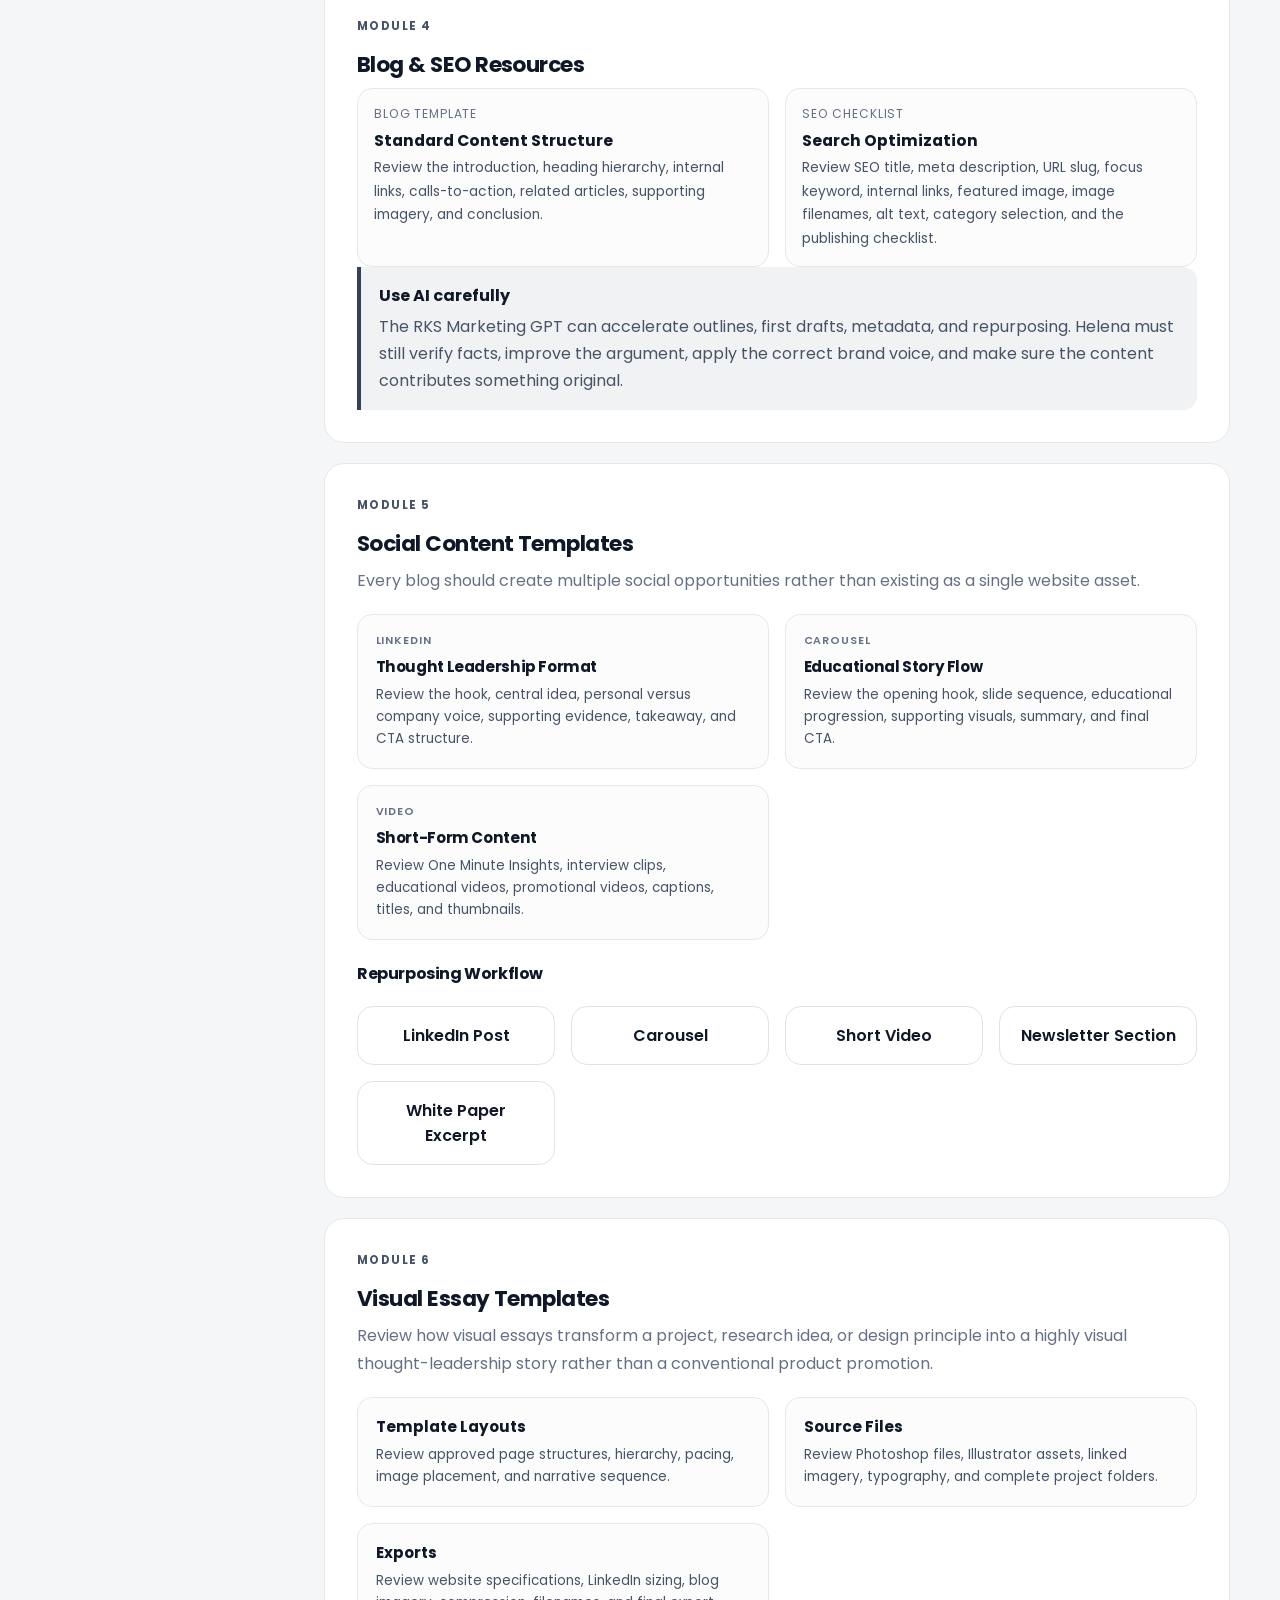
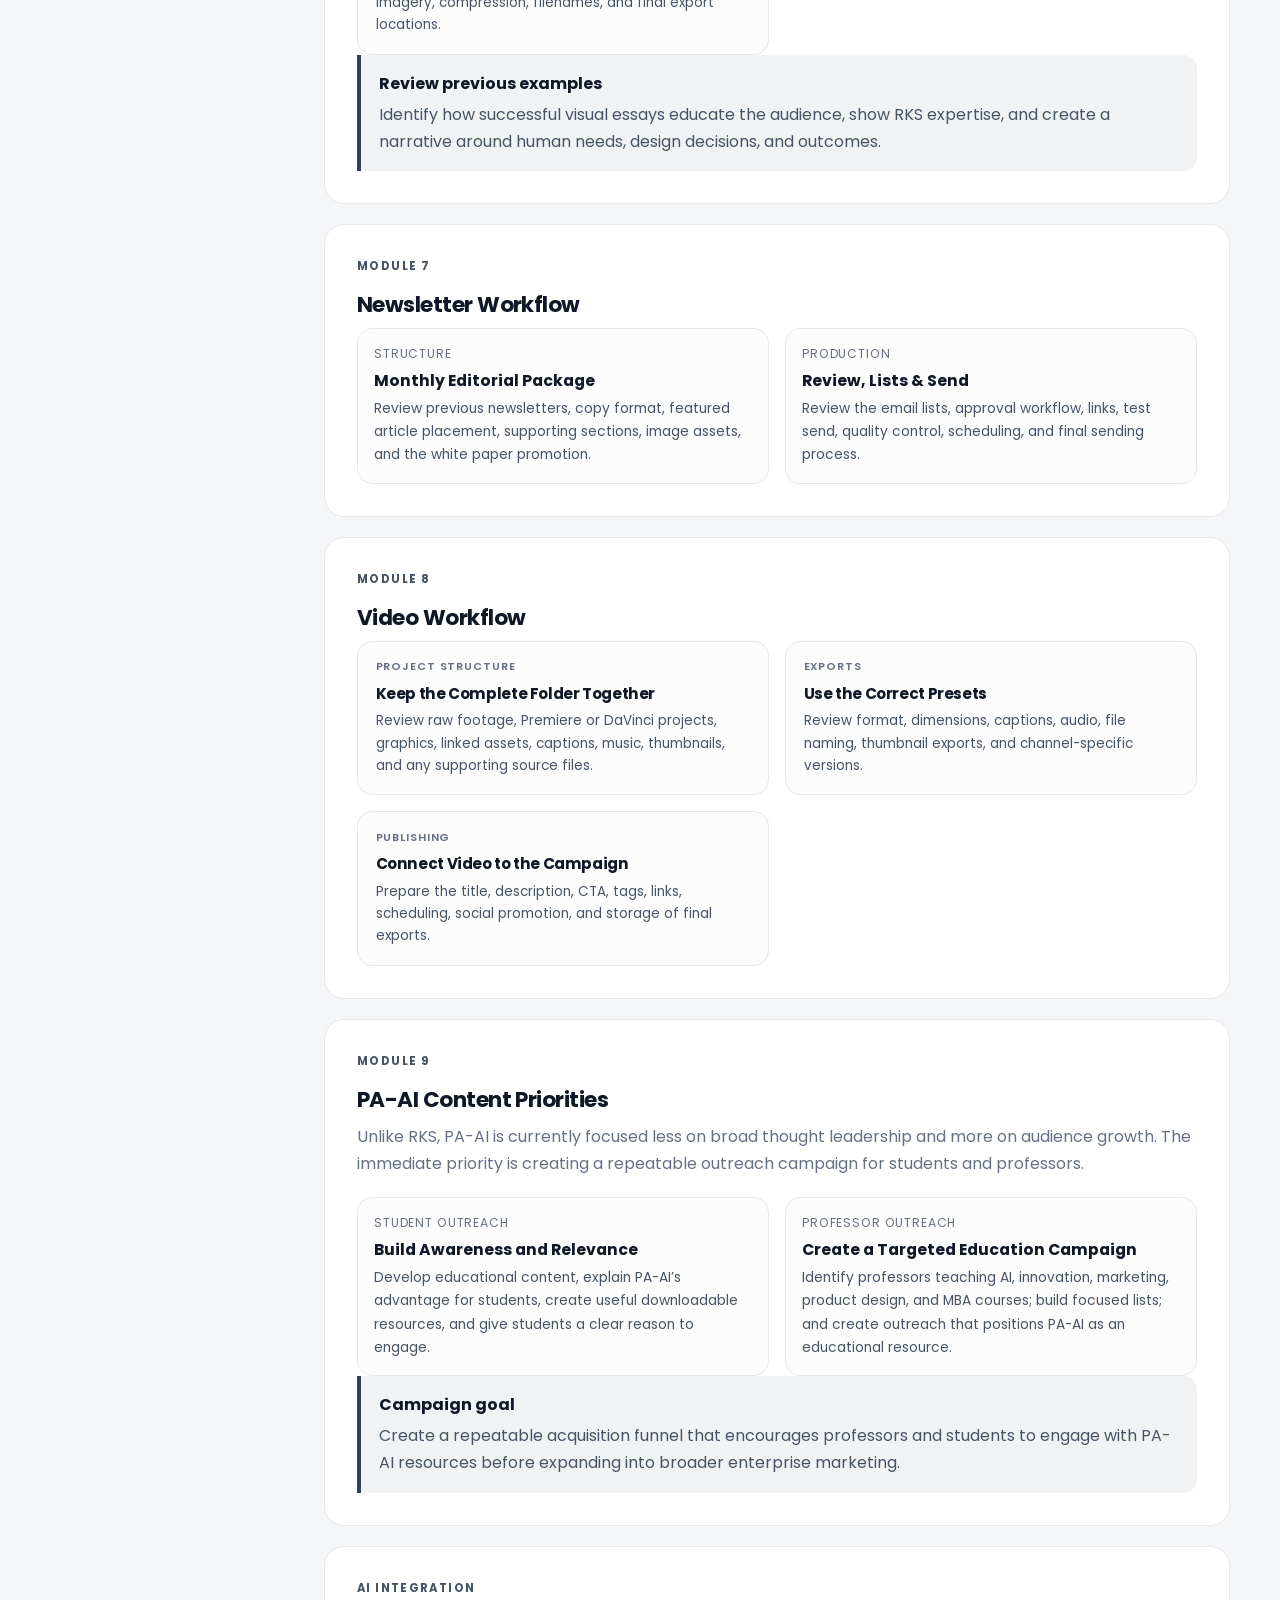
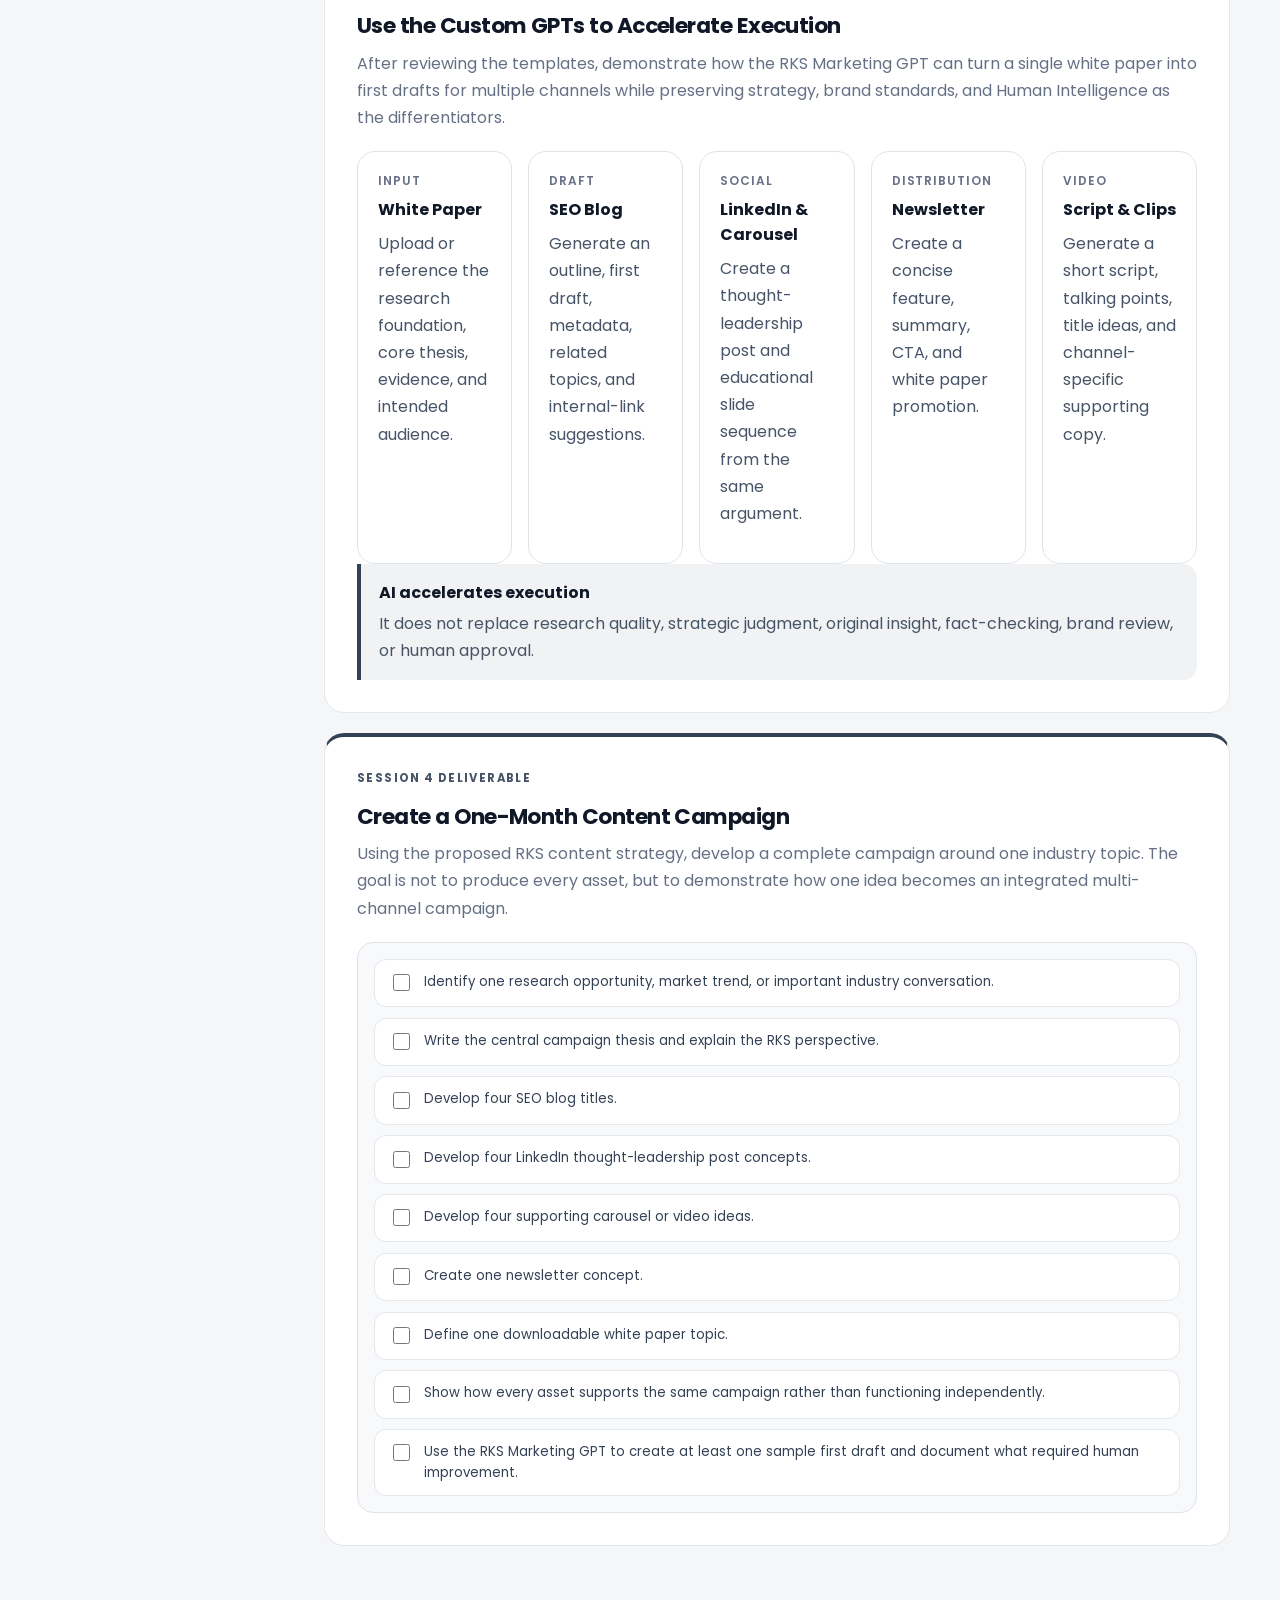
<file: modules/session-04.html>
<!DOCTYPE html>
<html lang="en">
<head>
  <meta charset="utf-8"/>
  <meta content="width=device-width,initial-scale=1" name="viewport"/>
  <title>Session 4 · Content Marketing &amp; Editorial Workflow | RKS Marketing Onboarding</title>
  <link href="https://fonts.googleapis.com" rel="preconnect"/>
  <link crossorigin="" href="https://fonts.gstatic.com" rel="preconnect"/>
  <link href="https://fonts.googleapis.com/css2?family=Poppins:wght@400;500;600;700&amp;display=swap" rel="stylesheet"/>
  <link href="../css/design-system.css" rel="stylesheet"/>
  <link href="../css/components.css" rel="stylesheet"/>
  <link href="../css/module.css" rel="stylesheet"/>
  <style>
    .campaign-flow,
    .monthly-calendar {
      display: grid;
      gap: 1rem;
      margin-top: 1.25rem;
    }

    .campaign-flow {
      grid-template-columns: repeat(5, minmax(0, 1fr));
    }

    .campaign-flow__step,
    .calendar-week {
      border: 1px solid var(--border-color, #dfe3ea);
      border-radius: 18px;
      background: #fff;
      padding: 1.25rem;
      min-width: 0;
    }

    .campaign-flow__step span,
    .calendar-week > span {
      display: block;
      margin-bottom: .45rem;
      font-size: .75rem;
      font-weight: 600;
      letter-spacing: .08em;
      text-transform: uppercase;
      color: var(--text-muted, #687087);
    }

    .campaign-flow__step strong,
    .calendar-week strong {
      display: block;
      margin-bottom: .5rem;
    }

    .monthly-calendar {
      grid-template-columns: repeat(4, minmax(0, 1fr));
    }

    .calendar-day {
      margin-top: 1rem;
      padding-top: 1rem;
      border-top: 1px solid var(--border-color, #dfe3ea);
    }

    .calendar-day:first-of-type {
      margin-top: .75rem;
    }

    .calendar-day b {
      display: block;
      margin-bottom: .25rem;
    }

    .ecosystem-output-grid {
      display: grid;
      grid-template-columns: repeat(4, minmax(0, 1fr));
      gap: 1rem;
      margin-top: 1.25rem;
    }

    .ecosystem-output {
      border: 1px solid var(--border-color, #dfe3ea);
      border-radius: 16px;
      background: #fff;
      padding: 1rem 1.1rem;
      text-align: center;
      font-weight: 600;
    }

    @media (max-width: 1050px) {
      .campaign-flow { grid-template-columns: repeat(2, minmax(0, 1fr)); }
      .monthly-calendar { grid-template-columns: repeat(2, minmax(0, 1fr)); }
      .ecosystem-output-grid { grid-template-columns: repeat(2, minmax(0, 1fr)); }
    }

    @media (max-width: 620px) {
      .campaign-flow,
      .monthly-calendar,
      .ecosystem-output-grid {
        grid-template-columns: 1fr;
      }
    }
  </style>
</head>
<body class="module-shell brand-system">
  <header class="module-topbar">
    <a class="button button--secondary" href="../index.html">← Back to dashboard</a>
    <div class="module-topbar__brand">
      <div aria-hidden="true" class="brand-mark">04</div>
      <div>
        <strong>RKS Marketing</strong>
        <span>Transition &amp; Onboarding</span>
      </div>
    </div>
  </header>

  <main class="module-container">
    <div class="module-breadcrumbs">
      <a href="../index.html">Dashboard</a>
      <span>/</span>
      <span>Session 4 · Content Marketing &amp; Editorial Workflow</span>
    </div>

    <section class="module-hero">
      <div class="module-hero__grid">
        <div>
          <p class="module-kicker">Working Session 4</p>
          <h1>Content Marketing &amp; Editorial Workflow</h1>
          <p>Learn how RKS turns one research-backed idea into an integrated campaign spanning SEO blogs, LinkedIn, carousels, visual essays, newsletters, video, and downloadable resources.</p>
        </div>
        <div class="module-meta">
          <div class="module-meta__item">
            <span>Primary focus</span>
            <strong>Integrated content campaigns</strong>
          </div>
          <div class="module-meta__item">
            <span>Applies to</span>
            <strong>RKS Design + PA-AI</strong>
          </div>
          <div class="module-meta__item">
            <span>Session outcome</span>
            <strong>Plan a one-month campaign</strong>
          </div>
        </div>
      </div>
    </section>

    <div class="module-layout">
      <aside class="module-toc">
        <strong>On this page</strong>
        <a href="#overview">Session overview</a>
        <a href="#objectives">Learning objectives</a>
        <a href="#process">RKS content process</a>
        <a href="#strategy">Proposed RKS strategy</a>
        <a href="#calendar">Editorial calendar</a>
        <a href="#blog-seo">Blog &amp; SEO resources</a>
        <a href="#social">Social content templates</a>
        <a href="#visual-essays">Visual essay templates</a>
        <a href="#newsletter">Newsletter workflow</a>
        <a href="#video">Video workflow</a>
        <a href="#paai">PA-AI priorities</a>
        <a href="#ai-acceleration">AI-assisted execution</a>
        <a href="#deliverables">Session deliverable</a>
      </aside>

      <article class="module-content">
        <section class="content-card" id="overview">
          <p class="module-kicker">Session Overview</p>
          <h2>Build Thought Leadership, Not Isolated Content</h2>
          <p class="section-intro">Content marketing at RKS is designed to establish thought leadership, not simply publish blogs. Every piece should educate the market while reinforcing RKS Design’s expertise in Human-Centered Design and Psycho-Aesthetics®.</p>
          <div class="info-grid">
            <div class="info-tile">
              <span>Strategy</span>
              <strong>One Research-Backed Idea</strong>
              <p>Begin with a meaningful market conversation, question, tension, or opportunity that RKS can address from a distinctive human-centered perspective.</p>
            </div>
            <div class="info-tile">
              <span>Execution</span>
              <strong>Many Connected Formats</strong>
              <p>Turn the central idea into blogs, social posts, carousels, video, newsletter content, infographics, and a downloadable resource.</p>
            </div>
            <div class="info-tile">
              <span>Differentiation</span>
              <strong>Human Intelligence</strong>
              <p>Use Psycho-Aesthetics® and Human Intelligence to uncover motivations, confidence gaps, emotional barriers, trust issues, and reasons existing solutions fail.</p>
            </div>
          </div>
          <div class="callout">
            <strong>During this session</strong>
            <p>Review the RKS content creation workflow, editorial planning, blog writing and SEO, social strategy, design templates, newsletter production, video integration, and immediate PA-AI content priorities.</p>
          </div>
        </section>

        <section class="content-card" id="objectives">
          <p class="module-kicker">Learning Objectives</p>
          <h2>What Helena Should Be Able to Do</h2>
          <div class="checklist-panel">
            <label><input type="checkbox"/> Understand the end-to-end content production process.</label>
            <label><input type="checkbox"/> Write and optimize an SEO blog.</label>
            <label><input type="checkbox"/> Repurpose one idea into multiple content formats.</label>
            <label><input type="checkbox"/> Use the existing content and design templates.</label>
            <label><input type="checkbox"/> Publish content using the RKS workflow.</label>
            <label><input type="checkbox"/> Understand the proposed RKS content strategy.</label>
            <label><input type="checkbox"/> Understand the immediate marketing priorities for PA-AI.</label>
          </div>
        </section>

        <section class="content-card" id="process">
          <p class="module-kicker">Module 1</p>
          <h2>The RKS Content Marketing Process</h2>
          <p class="section-intro">Rather than asking, “What should we post this week?” begin with a better question: <strong>What conversation is already happening that RKS can uniquely contribute to?</strong></p>

          <div class="campaign-flow">
            <div class="campaign-flow__step">
              <span>Step 1</span>
              <strong>Find the Opportunity</strong>
              <p>Identify a market conversation, emerging tension, audience question, or search opportunity.</p>
            </div>
            <div class="campaign-flow__step">
              <span>Step 2</span>
              <strong>Human Intelligence Analysis</strong>
              <p>Interpret the topic through Psycho-Aesthetics®, motivation, confidence, emotion, trust, and adoption.</p>
            </div>
            <div class="campaign-flow__step">
              <span>Step 3</span>
              <strong>Create the White Paper</strong>
              <p>Build one substantial research asset that becomes the source of truth for the campaign.</p>
            </div>
            <div class="campaign-flow__step">
              <span>Step 4</span>
              <strong>Build the Ecosystem</strong>
              <p>Translate the research into channel-specific formats without losing the core thesis.</p>
            </div>
            <div class="campaign-flow__step">
              <span>Step 5</span>
              <strong>Publish Through the Calendar</strong>
              <p>Use one research project to support an entire month of coordinated marketing.</p>
            </div>
          </div>

          <h3>Opportunity Sources</h3>
          <div class="standards-grid">
            <article><strong>Industry Conversation</strong><p>Reddit discussions, LinkedIn conversations, conferences, customer interviews, and industry news.</p></article>
            <article><strong>Research &amp; Reports</strong><p>Gartner, McKinsey, healthcare reports, manufacturing research, and AI industry analysis.</p></article>
            <article><strong>Search Signals</strong><p>Google Trends, Search Console, SEO research, keywords, search intent, and recurring audience questions.</p></article>
          </div>

          <h3>Human Intelligence Questions</h3>
          <div class="checklist-panel">
            <label><input type="checkbox"/> What hidden motivations exist?</label>
            <label><input type="checkbox"/> Where are people lacking confidence?</label>
            <label><input type="checkbox"/> What emotional barriers exist?</label>
            <label><input type="checkbox"/> What trust gaps exist?</label>
            <label><input type="checkbox"/> Why are current solutions failing?</label>
          </div>

          <h3>One White Paper Can Become</h3>
          <div class="ecosystem-output-grid">
            <div class="ecosystem-output">4 SEO Blogs</div>
            <div class="ecosystem-output">4 LinkedIn Posts</div>
            <div class="ecosystem-output">4 Carousels</div>
            <div class="ecosystem-output">Short Videos</div>
            <div class="ecosystem-output">Newsletter</div>
            <div class="ecosystem-output">Infographic</div>
            <div class="ecosystem-output">Downloadable Resource</div>
            <div class="ecosystem-output">White Paper Excerpts</div>
          </div>
        </section>

        <section class="content-card" id="strategy">
          <p class="module-kicker">Module 2</p>
          <h2>The Proposed RKS Content Strategy</h2>
          <p class="section-intro">The future strategy shifts from publishing isolated content to building research campaigns around one central market question. Each month expands that idea into a complete content ecosystem.</p>
          <div class="callout">
            <strong>Example campaign</strong>
            <p><strong>Research topic:</strong> Understanding the Psychology Behind Everyday Purchase Decisions</p>
          </div>
          <div class="campaign-flow">
            <div class="campaign-flow__step"><span>Foundation</span><strong>White Paper</strong><p>The complete research argument and source material.</p></div>
            <div class="campaign-flow__step"><span>Search</span><strong>Blogs</strong><p>Four SEO-focused entries built from different parts of the thesis.</p></div>
            <div class="campaign-flow__step"><span>Conversation</span><strong>LinkedIn</strong><p>Thought leadership posts that introduce and interpret the research.</p></div>
            <div class="campaign-flow__step"><span>Education</span><strong>Carousels &amp; Infographic</strong><p>Visual breakdowns of the most useful frameworks and findings.</p></div>
            <div class="campaign-flow__step"><span>Distribution</span><strong>Newsletter &amp; Video</strong><p>Monthly recap, downloadable resource, and short-form explanation.</p></div>
          </div>
          <p>This approach creates more value from the same research effort while maintaining consistency across every marketing channel.</p>
        </section>

        <section class="content-card" id="calendar">
          <p class="module-kicker">Module 3</p>
          <h2>Editorial Calendar</h2>
          <p class="section-intro">Review how each week supports the larger monthly campaign rather than functioning independently.</p>
          <div class="monthly-calendar">
            <div class="calendar-week">
              <span>Week 1</span>
              <strong>Introduce the Conversation</strong>
              <div class="calendar-day"><b>Tuesday</b><p>Blog + LinkedIn thought leadership post</p></div>
              <div class="calendar-day"><b>Thursday</b><p>Carousel or video</p></div>
            </div>
            <div class="calendar-week">
              <span>Week 2</span>
              <strong>Expand the Argument</strong>
              <div class="calendar-day"><b>Tuesday</b><p>Blog + LinkedIn thought leadership post</p></div>
              <div class="calendar-day"><b>Thursday</b><p>Carousel or video</p></div>
            </div>
            <div class="calendar-week">
              <span>Week 3</span>
              <strong>Apply the Insight</strong>
              <div class="calendar-day"><b>Tuesday</b><p>Blog + LinkedIn thought leadership post</p></div>
              <div class="calendar-day"><b>Thursday</b><p>Carousel or video</p></div>
            </div>
            <div class="calendar-week">
              <span>Week 4</span>
              <strong>Conclude and Convert</strong>
              <div class="calendar-day"><b>Tuesday</b><p>Blog + LinkedIn thought leadership post</p></div>
              <div class="calendar-day"><b>Thursday</b><p>Carousel or video</p></div>
            </div>
          </div>
          <div class="callout">
            <strong>End of month</strong>
            <p>Send the newsletter and promote the complete white paper or downloadable campaign resource.</p>
          </div>
        </section>

        <section class="content-card" id="blog-seo">
          <p class="module-kicker">Module 4</p>
          <h2>Blog &amp; SEO Resources</h2>
          <div class="info-grid">
            <div class="info-tile">
              <span>Blog template</span>
              <strong>Standard Content Structure</strong>
              <p>Review the introduction, heading hierarchy, internal links, calls-to-action, related articles, supporting imagery, and conclusion.</p>
            </div>
            <div class="info-tile">
              <span>SEO checklist</span>
              <strong>Search Optimization</strong>
              <p>Review SEO title, meta description, URL slug, focus keyword, internal links, featured image, image filenames, alt text, category selection, and the publishing checklist.</p>
            </div>
          </div>
          <div class="callout">
            <strong>Use AI carefully</strong>
            <p>The RKS Marketing GPT can accelerate outlines, first drafts, metadata, and repurposing. Helena must still verify facts, improve the argument, apply the correct brand voice, and make sure the content contributes something original.</p>
          </div>
        </section>

        <section class="content-card" id="social">
          <p class="module-kicker">Module 5</p>
          <h2>Social Content Templates</h2>
          <p class="section-intro">Every blog should create multiple social opportunities rather than existing as a single website asset.</p>
          <div class="resource-card-grid">
            <article class="resource-card">
              <span class="resource-card__eyebrow">LinkedIn</span>
              <h3>Thought Leadership Format</h3>
              <p>Review the hook, central idea, personal versus company voice, supporting evidence, takeaway, and CTA structure.</p>
            </article>
            <article class="resource-card">
              <span class="resource-card__eyebrow">Carousel</span>
              <h3>Educational Story Flow</h3>
              <p>Review the opening hook, slide sequence, educational progression, supporting visuals, summary, and final CTA.</p>
            </article>
            <article class="resource-card">
              <span class="resource-card__eyebrow">Video</span>
              <h3>Short-Form Content</h3>
              <p>Review One Minute Insights, interview clips, educational videos, promotional videos, captions, titles, and thumbnails.</p>
            </article>
          </div>
          <h3>Repurposing Workflow</h3>
          <div class="ecosystem-output-grid">
            <div class="ecosystem-output">LinkedIn Post</div>
            <div class="ecosystem-output">Carousel</div>
            <div class="ecosystem-output">Short Video</div>
            <div class="ecosystem-output">Newsletter Section</div>
            <div class="ecosystem-output">White Paper Excerpt</div>
          </div>
        </section>

        <section class="content-card" id="visual-essays">
          <p class="module-kicker">Module 6</p>
          <h2>Visual Essay Templates</h2>
          <p class="section-intro">Review how visual essays transform a project, research idea, or design principle into a highly visual thought-leadership story rather than a conventional product promotion.</p>
          <div class="standards-grid">
            <article><strong>Template Layouts</strong><p>Review approved page structures, hierarchy, pacing, image placement, and narrative sequence.</p></article>
            <article><strong>Source Files</strong><p>Review Photoshop files, Illustrator assets, linked imagery, typography, and complete project folders.</p></article>
            <article><strong>Exports</strong><p>Review website specifications, LinkedIn sizing, blog imagery, compression, filenames, and final export locations.</p></article>
          </div>
          <div class="callout">
            <strong>Review previous examples</strong>
            <p>Identify how successful visual essays educate the audience, show RKS expertise, and create a narrative around human needs, design decisions, and outcomes.</p>
          </div>
        </section>

        <section class="content-card" id="newsletter">
          <p class="module-kicker">Module 7</p>
          <h2>Newsletter Workflow</h2>
          <div class="info-grid">
            <div class="info-tile">
              <span>Structure</span>
              <strong>Monthly Editorial Package</strong>
              <p>Review previous newsletters, copy format, featured article placement, supporting sections, image assets, and the white paper promotion.</p>
            </div>
            <div class="info-tile">
              <span>Production</span>
              <strong>Review, Lists &amp; Send</strong>
              <p>Review the email lists, approval workflow, links, test send, quality control, scheduling, and final sending process.</p>
            </div>
          </div>
        </section>

        <section class="content-card" id="video">
          <p class="module-kicker">Module 8</p>
          <h2>Video Workflow</h2>
          <div class="resource-card-grid">
            <article class="resource-card">
              <span class="resource-card__eyebrow">Project structure</span>
              <h3>Keep the Complete Folder Together</h3>
              <p>Review raw footage, Premiere or DaVinci projects, graphics, linked assets, captions, music, thumbnails, and any supporting source files.</p>
            </article>
            <article class="resource-card">
              <span class="resource-card__eyebrow">Exports</span>
              <h3>Use the Correct Presets</h3>
              <p>Review format, dimensions, captions, audio, file naming, thumbnail exports, and channel-specific versions.</p>
            </article>
            <article class="resource-card">
              <span class="resource-card__eyebrow">Publishing</span>
              <h3>Connect Video to the Campaign</h3>
              <p>Prepare the title, description, CTA, tags, links, scheduling, social promotion, and storage of final exports.</p>
            </article>
          </div>
        </section>

        <section class="content-card" id="paai">
          <p class="module-kicker">Module 9</p>
          <h2>PA-AI Content Priorities</h2>
          <p class="section-intro">Unlike RKS, PA-AI is currently focused less on broad thought leadership and more on audience growth. The immediate priority is creating a repeatable outreach campaign for students and professors.</p>
          <div class="info-grid">
            <div class="info-tile">
              <span>Student outreach</span>
              <strong>Build Awareness and Relevance</strong>
              <p>Develop educational content, explain PA-AI’s advantage for students, create useful downloadable resources, and give students a clear reason to engage.</p>
            </div>
            <div class="info-tile">
              <span>Professor outreach</span>
              <strong>Create a Targeted Education Campaign</strong>
              <p>Identify professors teaching AI, innovation, marketing, product design, and MBA courses; build focused lists; and create outreach that positions PA-AI as an educational resource.</p>
            </div>
          </div>
          <div class="callout">
            <strong>Campaign goal</strong>
            <p>Create a repeatable acquisition funnel that encourages professors and students to engage with PA-AI resources before expanding into broader enterprise marketing.</p>
          </div>
        </section>

        <section class="content-card" id="ai-acceleration">
          <p class="module-kicker">AI Integration</p>
          <h2>Use the Custom GPTs to Accelerate Execution</h2>
          <p class="section-intro">After reviewing the templates, demonstrate how the RKS Marketing GPT can turn a single white paper into first drafts for multiple channels while preserving strategy, brand standards, and Human Intelligence as the differentiators.</p>
          <div class="campaign-flow">
            <div class="campaign-flow__step"><span>Input</span><strong>White Paper</strong><p>Upload or reference the research foundation, core thesis, evidence, and intended audience.</p></div>
            <div class="campaign-flow__step"><span>Draft</span><strong>SEO Blog</strong><p>Generate an outline, first draft, metadata, related topics, and internal-link suggestions.</p></div>
            <div class="campaign-flow__step"><span>Social</span><strong>LinkedIn &amp; Carousel</strong><p>Create a thought-leadership post and educational slide sequence from the same argument.</p></div>
            <div class="campaign-flow__step"><span>Distribution</span><strong>Newsletter</strong><p>Create a concise feature, summary, CTA, and white paper promotion.</p></div>
            <div class="campaign-flow__step"><span>Video</span><strong>Script &amp; Clips</strong><p>Generate a short script, talking points, title ideas, and channel-specific supporting copy.</p></div>
          </div>
          <div class="callout">
            <strong>AI accelerates execution</strong>
            <p>It does not replace research quality, strategic judgment, original insight, fact-checking, brand review, or human approval.</p>
          </div>
        </section>

        <section class="content-card deliverable-card" id="deliverables">
          <p class="module-kicker">Session 4 Deliverable</p>
          <h2>Create a One-Month Content Campaign</h2>
          <p class="section-intro">Using the proposed RKS content strategy, develop a complete campaign around one industry topic. The goal is not to produce every asset, but to demonstrate how one idea becomes an integrated multi-channel campaign.</p>
          <div class="checklist-panel">
            <label><input type="checkbox"/> Identify one research opportunity, market trend, or important industry conversation.</label>
            <label><input type="checkbox"/> Write the central campaign thesis and explain the RKS perspective.</label>
            <label><input type="checkbox"/> Develop four SEO blog titles.</label>
            <label><input type="checkbox"/> Develop four LinkedIn thought-leadership post concepts.</label>
            <label><input type="checkbox"/> Develop four supporting carousel or video ideas.</label>
            <label><input type="checkbox"/> Create one newsletter concept.</label>
            <label><input type="checkbox"/> Define one downloadable white paper topic.</label>
            <label><input type="checkbox"/> Show how every asset supports the same campaign rather than functioning independently.</label>
            <label><input type="checkbox"/> Use the RKS Marketing GPT to create at least one sample first draft and document what required human improvement.</label>
          </div>
        </section>
      </article>
    </div>
  </main>
  <script src="../module.js"></script>
</body>
</html>
</file>
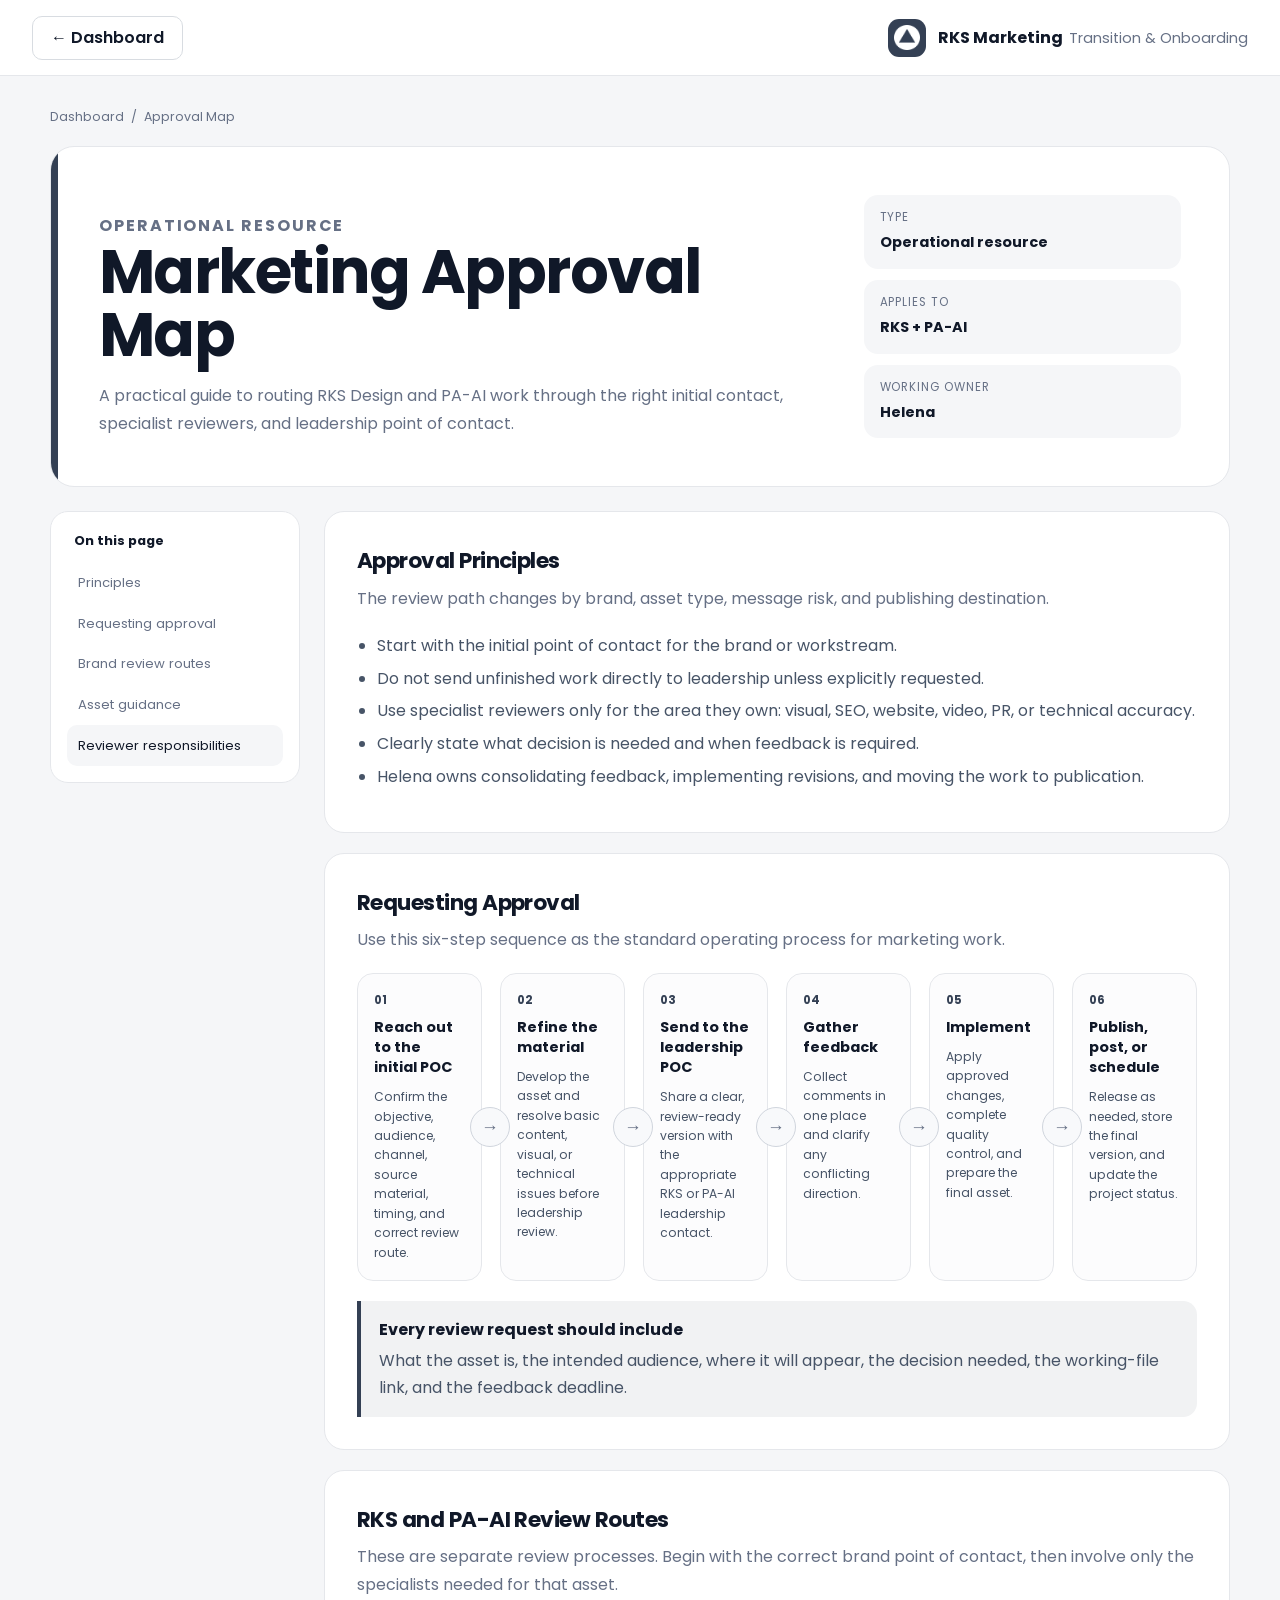
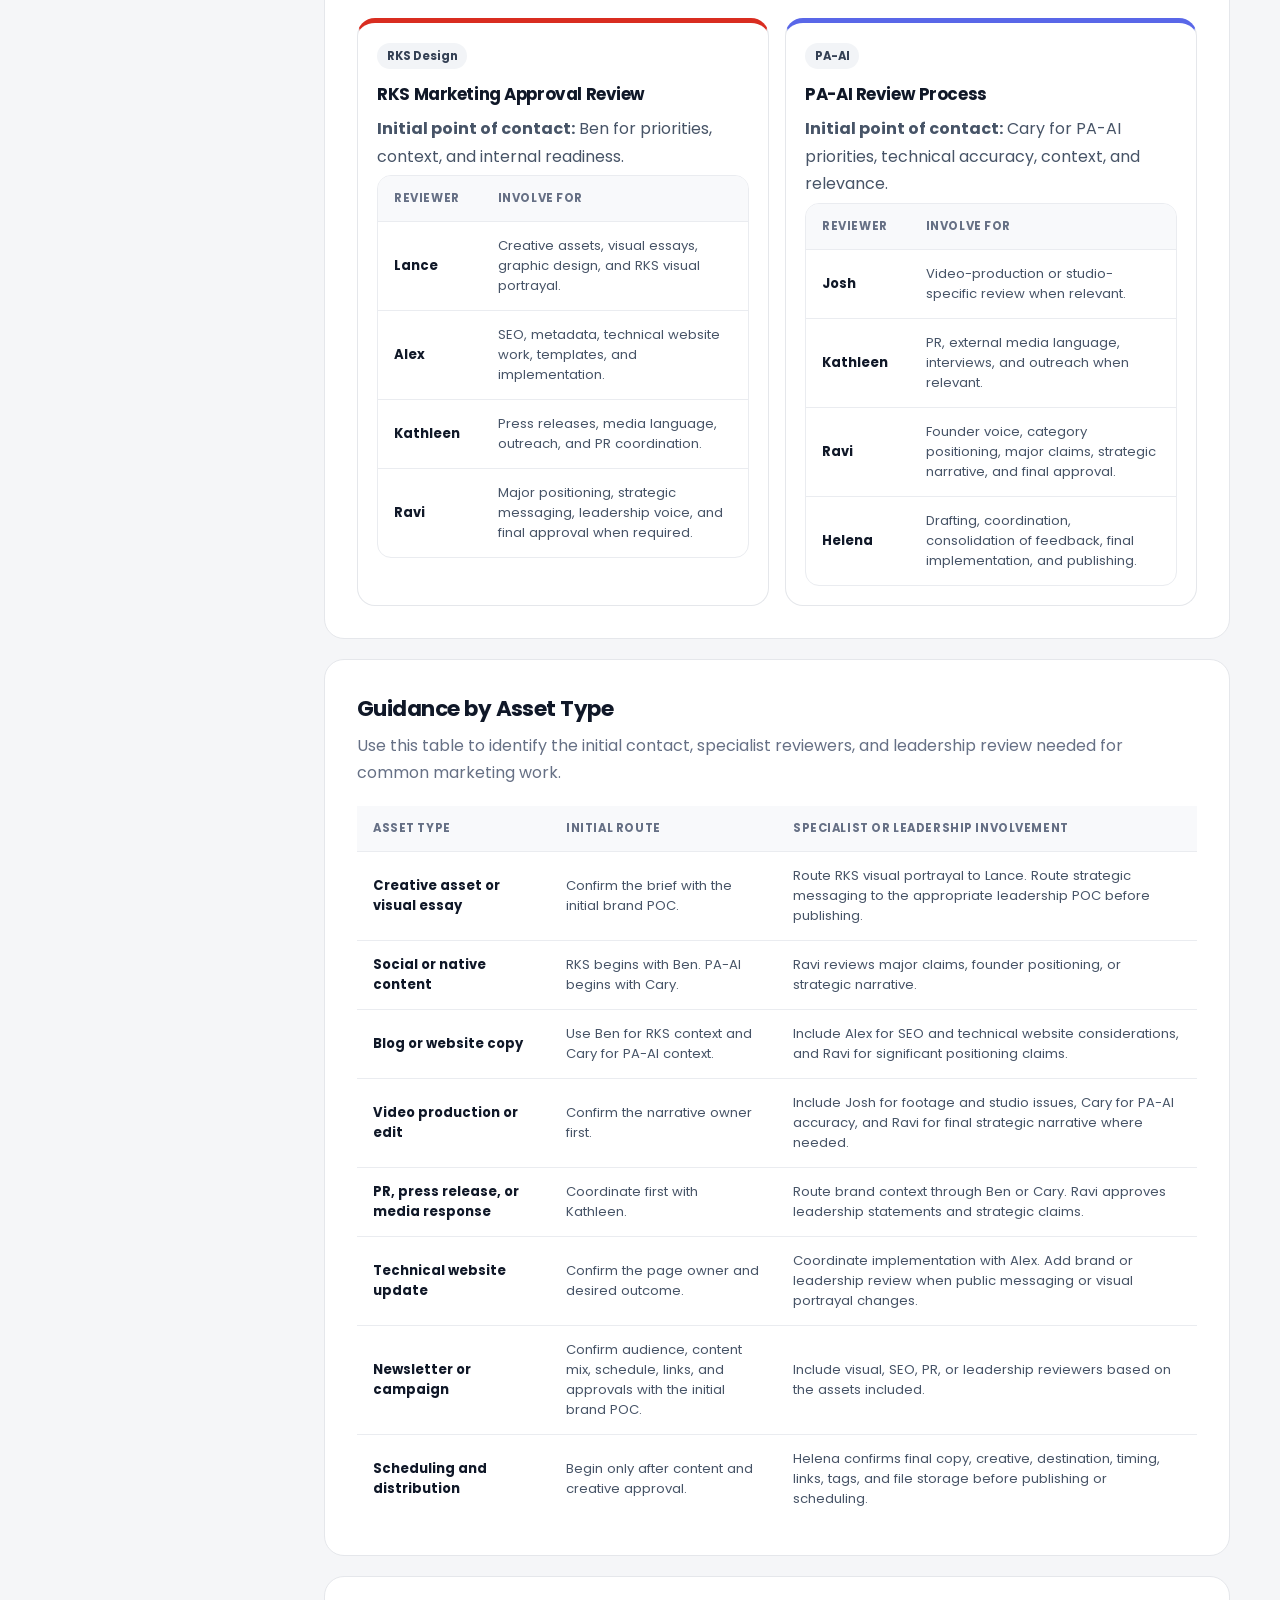
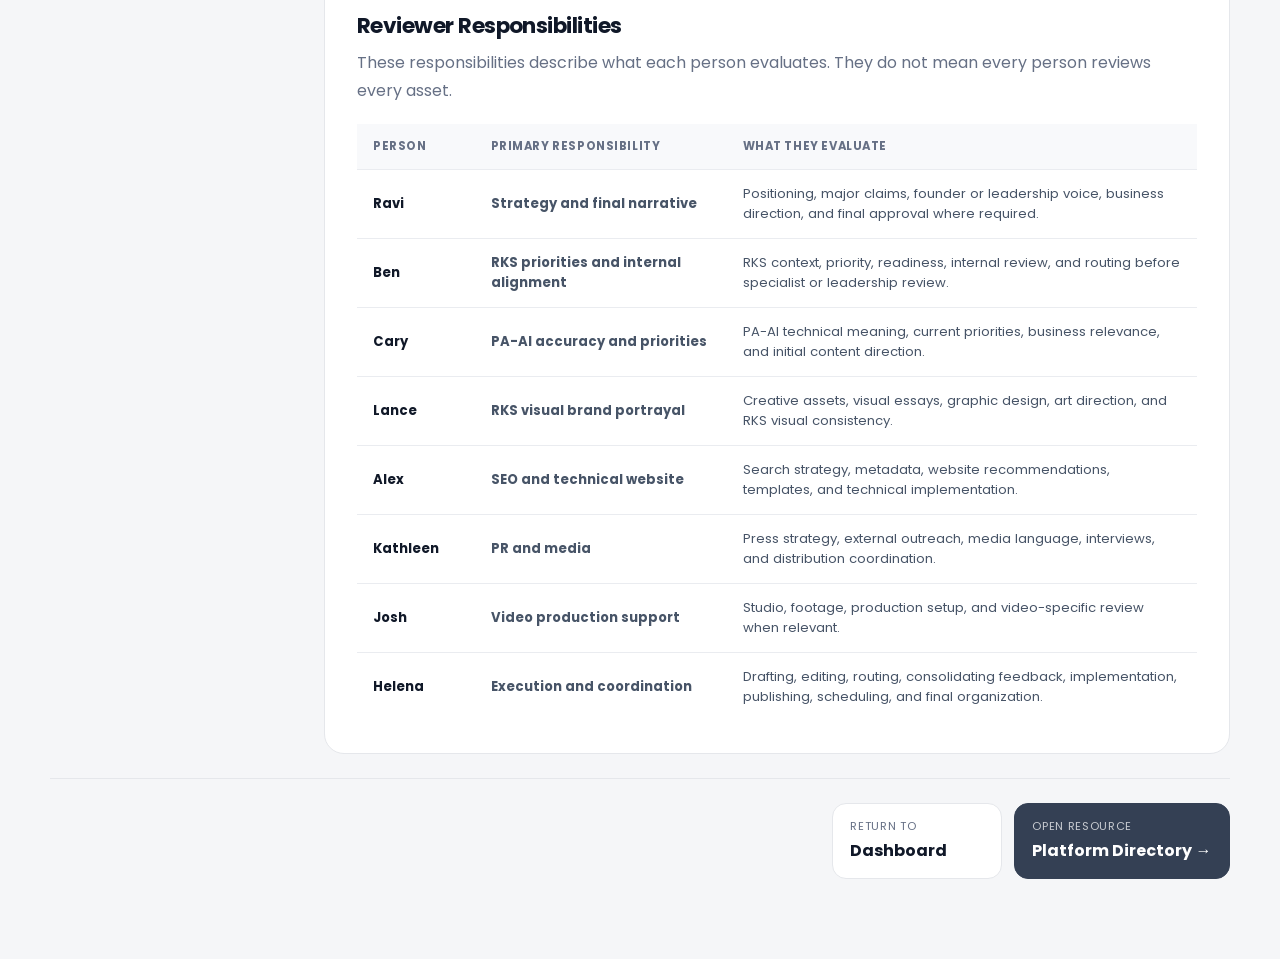
<file: resources/approval-map.html>
<!doctype html>
<html lang="en"><head><meta charset="utf-8"><meta name="viewport" content="width=device-width,initial-scale=1"><title>Approval Map | RKS Marketing Onboarding</title><link rel="preconnect" href="https://fonts.googleapis.com"><link rel="preconnect" href="https://fonts.gstatic.com" crossorigin><link href="https://fonts.googleapis.com/css2?family=Poppins:wght@400;500;600;700&display=swap" rel="stylesheet"><link rel="stylesheet" href="../css/design-system.css"><link rel="stylesheet" href="../css/components.css"><link rel="stylesheet" href="../css/module.css"></head>
<body class="module-shell brand-neutral"><header class="module-topbar"><a class="button button--secondary" href="../index.html">← Dashboard</a><div class="module-topbar__brand"><div class="brand-mark" aria-hidden="true"><img src="../assets/logos/rks-mark-white.png" alt="" /></div><div><strong>RKS Marketing</strong><span>Transition &amp; Onboarding</span></div></div></header>
<main class="module-container"><div class="module-breadcrumbs"><a href="../index.html">Dashboard</a><span>/</span><span>Approval Map</span></div>
<section class="module-hero"><div class="module-hero__grid"><div><p class="module-kicker">Operational Resource</p><h1>Marketing Approval Map</h1><p>A practical guide to routing RKS Design and PA-AI work through the right initial contact, specialist reviewers, and leadership point of contact.</p></div><div class="module-meta"><div class="module-meta__item"><span>Type</span><strong>Operational resource</strong></div><div class="module-meta__item"><span>Applies to</span><strong>RKS + PA-AI</strong></div><div class="module-meta__item"><span>Working owner</span><strong>Helena</strong></div></div></div></section>
<div class="module-layout"><aside class="module-toc"><strong>On this page</strong><a href="#principles">Principles</a><a href="#request">Requesting approval</a><a href="#brand-routes">Brand review routes</a><a href="#types">Asset guidance</a><a href="#roles">Reviewer responsibilities</a></aside>
<article class="module-content">
<section class="content-card" id="principles"><h2>Approval Principles</h2><p class="section-intro">The review path changes by brand, asset type, message risk, and publishing destination.</p><ul><li>Start with the initial point of contact for the brand or workstream.</li><li>Do not send unfinished work directly to leadership unless explicitly requested.</li><li>Use specialist reviewers only for the area they own: visual, SEO, website, video, PR, or technical accuracy.</li><li>Clearly state what decision is needed and when feedback is required.</li><li>Helena owns consolidating feedback, implementing revisions, and moving the work to publication.</li></ul></section>
<section class="content-card" id="request"><h2>Requesting Approval</h2><p class="section-intro">Use this six-step sequence as the standard operating process for marketing work.</p><div class="approval-flow" role="list"><div class="approval-step" role="listitem"><span>01</span><strong>Reach out to the initial POC</strong><p>Confirm the objective, audience, channel, source material, timing, and correct review route.</p></div><div class="approval-step" role="listitem"><span>02</span><strong>Refine the material</strong><p>Develop the asset and resolve basic content, visual, or technical issues before leadership review.</p></div><div class="approval-step" role="listitem"><span>03</span><strong>Send to the leadership POC</strong><p>Share a clear, review-ready version with the appropriate RKS or PA-AI leadership contact.</p></div><div class="approval-step" role="listitem"><span>04</span><strong>Gather feedback</strong><p>Collect comments in one place and clarify any conflicting direction.</p></div><div class="approval-step" role="listitem"><span>05</span><strong>Implement</strong><p>Apply approved changes, complete quality control, and prepare the final asset.</p></div><div class="approval-step" role="listitem"><span>06</span><strong>Publish, post, or schedule</strong><p>Release as needed, store the final version, and update the project status.</p></div></div><div class="callout approval-request-callout"><strong>Every review request should include</strong><p>What the asset is, the intended audience, where it will appear, the decision needed, the working-file link, and the feedback deadline.</p></div></section>
<section class="content-card" id="brand-routes"><h2>RKS and PA-AI Review Routes</h2><p class="section-intro">These are separate review processes. Begin with the correct brand point of contact, then involve only the specialists needed for that asset.</p><div class="brand-process-grid"><div class="brand-process brand-process--rks"><span class="brand-process__label">RKS Design</span><h3>RKS Marketing Approval Review</h3><p class="brand-process__lead"><strong>Initial point of contact:</strong> Ben for priorities, context, and internal readiness.</p><div class="table-scroll"><table class="review-table"><thead><tr><th>Reviewer</th><th>Involve for</th></tr></thead><tbody><tr><th scope="row">Lance</th><td>Creative assets, visual essays, graphic design, and RKS visual portrayal.</td></tr><tr><th scope="row">Alex</th><td>SEO, metadata, technical website work, templates, and implementation.</td></tr><tr><th scope="row">Kathleen</th><td>Press releases, media language, outreach, and PR coordination.</td></tr><tr><th scope="row">Ravi</th><td>Major positioning, strategic messaging, leadership voice, and final approval when required.</td></tr></tbody></table></div></div><div class="brand-process brand-process--paai"><span class="brand-process__label">PA-AI</span><h3>PA-AI Review Process</h3><p class="brand-process__lead"><strong>Initial point of contact:</strong> Cary for PA-AI priorities, technical accuracy, context, and relevance.</p><div class="table-scroll"><table class="review-table"><thead><tr><th>Reviewer</th><th>Involve for</th></tr></thead><tbody><tr><th scope="row">Josh</th><td>Video-production or studio-specific review when relevant.</td></tr><tr><th scope="row">Kathleen</th><td>PR, external media language, interviews, and outreach when relevant.</td></tr><tr><th scope="row">Ravi</th><td>Founder voice, category positioning, major claims, strategic narrative, and final approval.</td></tr><tr><th scope="row">Helena</th><td>Drafting, coordination, consolidation of feedback, final implementation, and publishing.</td></tr></tbody></table></div></div></div></section>
<section class="content-card" id="types"><h2>Guidance by Asset Type</h2><p class="section-intro">Use this table to identify the initial contact, specialist reviewers, and leadership review needed for common marketing work.</p><div class="table-scroll"><table class="guidance-table"><thead><tr><th>Asset type</th><th>Initial route</th><th>Specialist or leadership involvement</th></tr></thead><tbody><tr><th scope="row">Creative asset or visual essay</th><td>Confirm the brief with the initial brand POC.</td><td>Route RKS visual portrayal to Lance. Route strategic messaging to the appropriate leadership POC before publishing.</td></tr><tr><th scope="row">Social or native content</th><td>RKS begins with Ben. PA-AI begins with Cary.</td><td>Ravi reviews major claims, founder positioning, or strategic narrative.</td></tr><tr><th scope="row">Blog or website copy</th><td>Use Ben for RKS context and Cary for PA-AI context.</td><td>Include Alex for SEO and technical website considerations, and Ravi for significant positioning claims.</td></tr><tr><th scope="row">Video production or edit</th><td>Confirm the narrative owner first.</td><td>Include Josh for footage and studio issues, Cary for PA-AI accuracy, and Ravi for final strategic narrative where needed.</td></tr><tr><th scope="row">PR, press release, or media response</th><td>Coordinate first with Kathleen.</td><td>Route brand context through Ben or Cary. Ravi approves leadership statements and strategic claims.</td></tr><tr><th scope="row">Technical website update</th><td>Confirm the page owner and desired outcome.</td><td>Coordinate implementation with Alex. Add brand or leadership review when public messaging or visual portrayal changes.</td></tr><tr><th scope="row">Newsletter or campaign</th><td>Confirm audience, content mix, schedule, links, and approvals with the initial brand POC.</td><td>Include visual, SEO, PR, or leadership reviewers based on the assets included.</td></tr><tr><th scope="row">Scheduling and distribution</th><td>Begin only after content and creative approval.</td><td>Helena confirms final copy, creative, destination, timing, links, tags, and file storage before publishing or scheduling.</td></tr></tbody></table></div></section>
<section class="content-card" id="roles"><h2>Reviewer Responsibilities</h2><p class="section-intro">These responsibilities describe what each person evaluates. They do not mean every person reviews every asset.</p><div class="table-scroll"><table class="responsibility-table"><thead><tr><th>Person</th><th>Primary responsibility</th><th>What they evaluate</th></tr></thead><tbody><tr><th scope="row">Ravi</th><td><strong>Strategy and final narrative</strong></td><td>Positioning, major claims, founder or leadership voice, business direction, and final approval where required.</td></tr><tr><th scope="row">Ben</th><td><strong>RKS priorities and internal alignment</strong></td><td>RKS context, priority, readiness, internal review, and routing before specialist or leadership review.</td></tr><tr><th scope="row">Cary</th><td><strong>PA-AI accuracy and priorities</strong></td><td>PA-AI technical meaning, current priorities, business relevance, and initial content direction.</td></tr><tr><th scope="row">Lance</th><td><strong>RKS visual brand portrayal</strong></td><td>Creative assets, visual essays, graphic design, art direction, and RKS visual consistency.</td></tr><tr><th scope="row">Alex</th><td><strong>SEO and technical website</strong></td><td>Search strategy, metadata, website recommendations, templates, and technical implementation.</td></tr><tr><th scope="row">Kathleen</th><td><strong>PR and media</strong></td><td>Press strategy, external outreach, media language, interviews, and distribution coordination.</td></tr><tr><th scope="row">Josh</th><td><strong>Video production support</strong></td><td>Studio, footage, production setup, and video-specific review when relevant.</td></tr><tr><th scope="row">Helena</th><td><strong>Execution and coordination</strong></td><td>Drafting, editing, routing, consolidating feedback, implementation, publishing, scheduling, and final organization.</td></tr></tbody></table></div></section>
</article></div><nav class="module-end-actions" aria-label="Resource actions"><a class="module-end-actions__secondary" href="../index.html"><span>Return to</span><strong>Dashboard</strong></a><a class="module-end-actions__primary" href="platform-directory.html"><span>Open resource</span><strong>Platform Directory →</strong></a></nav></main><script src="../module.js"></script></body></html>
</file>
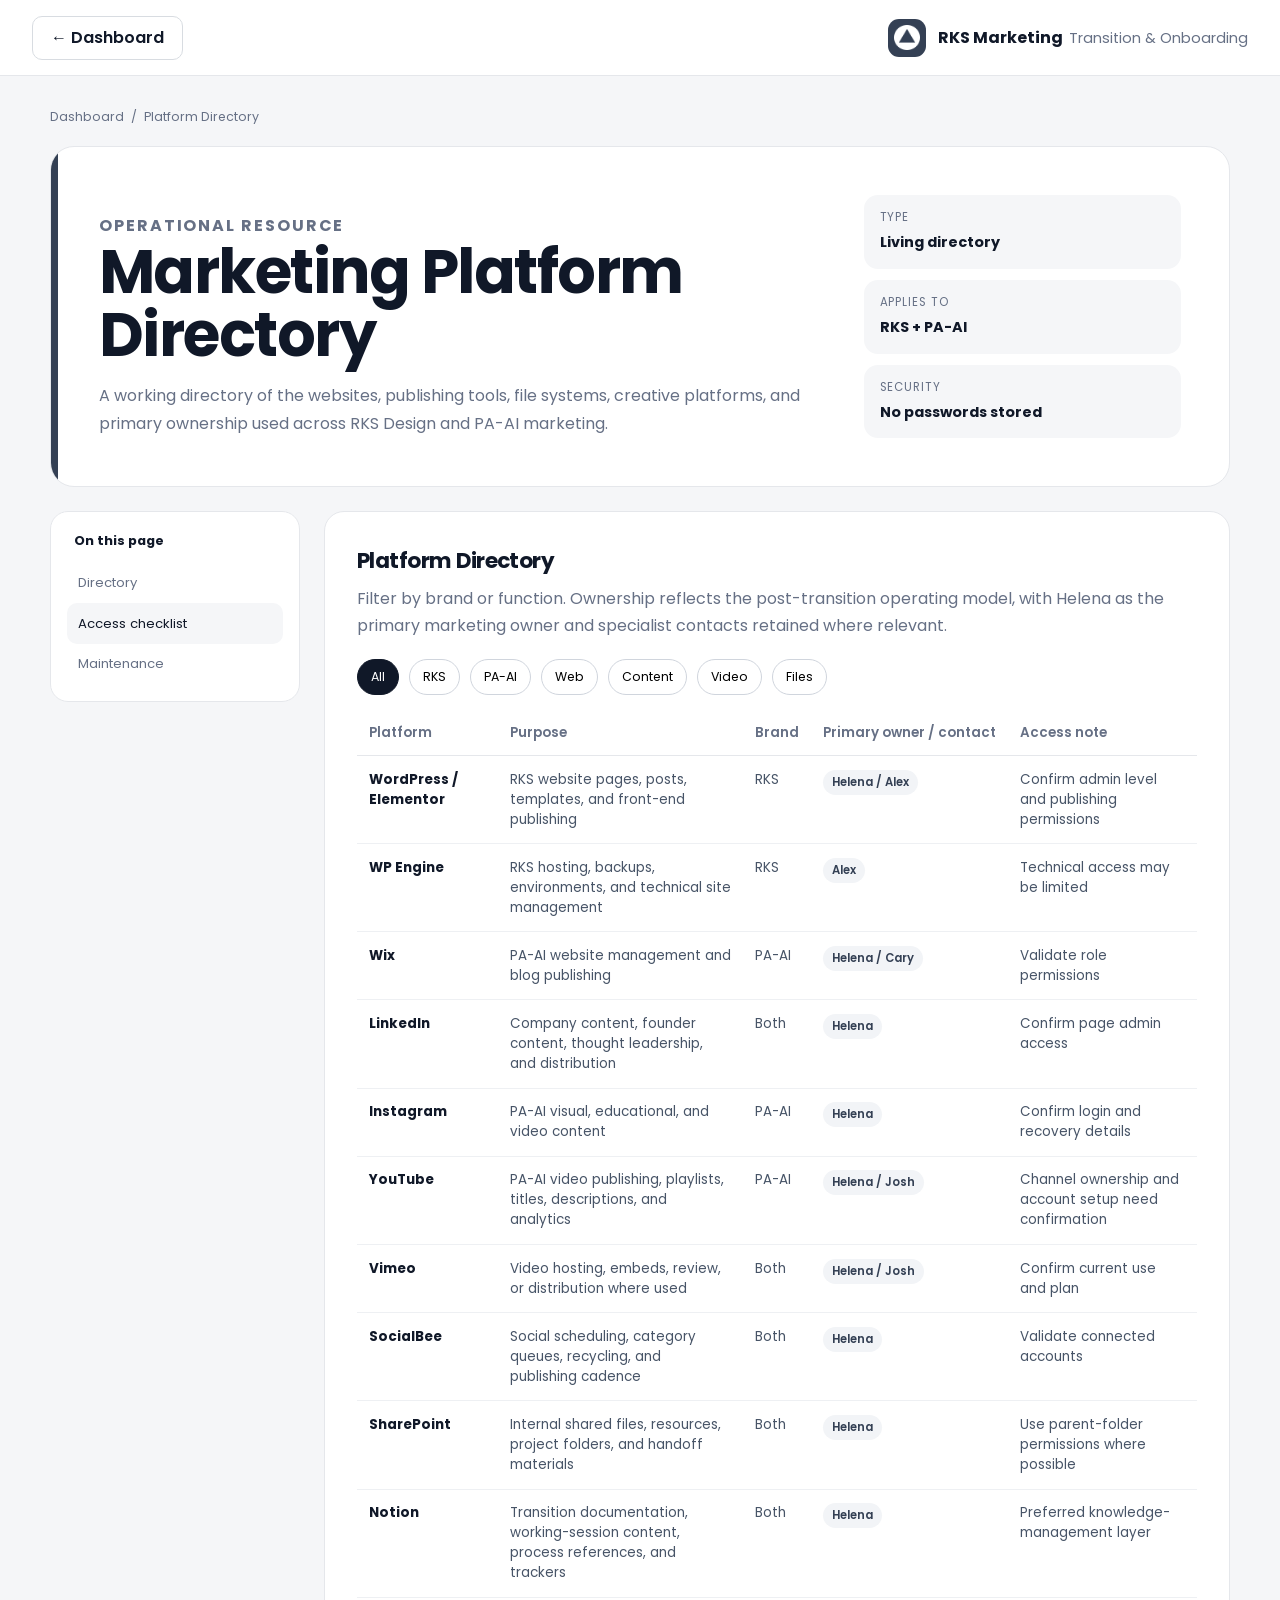
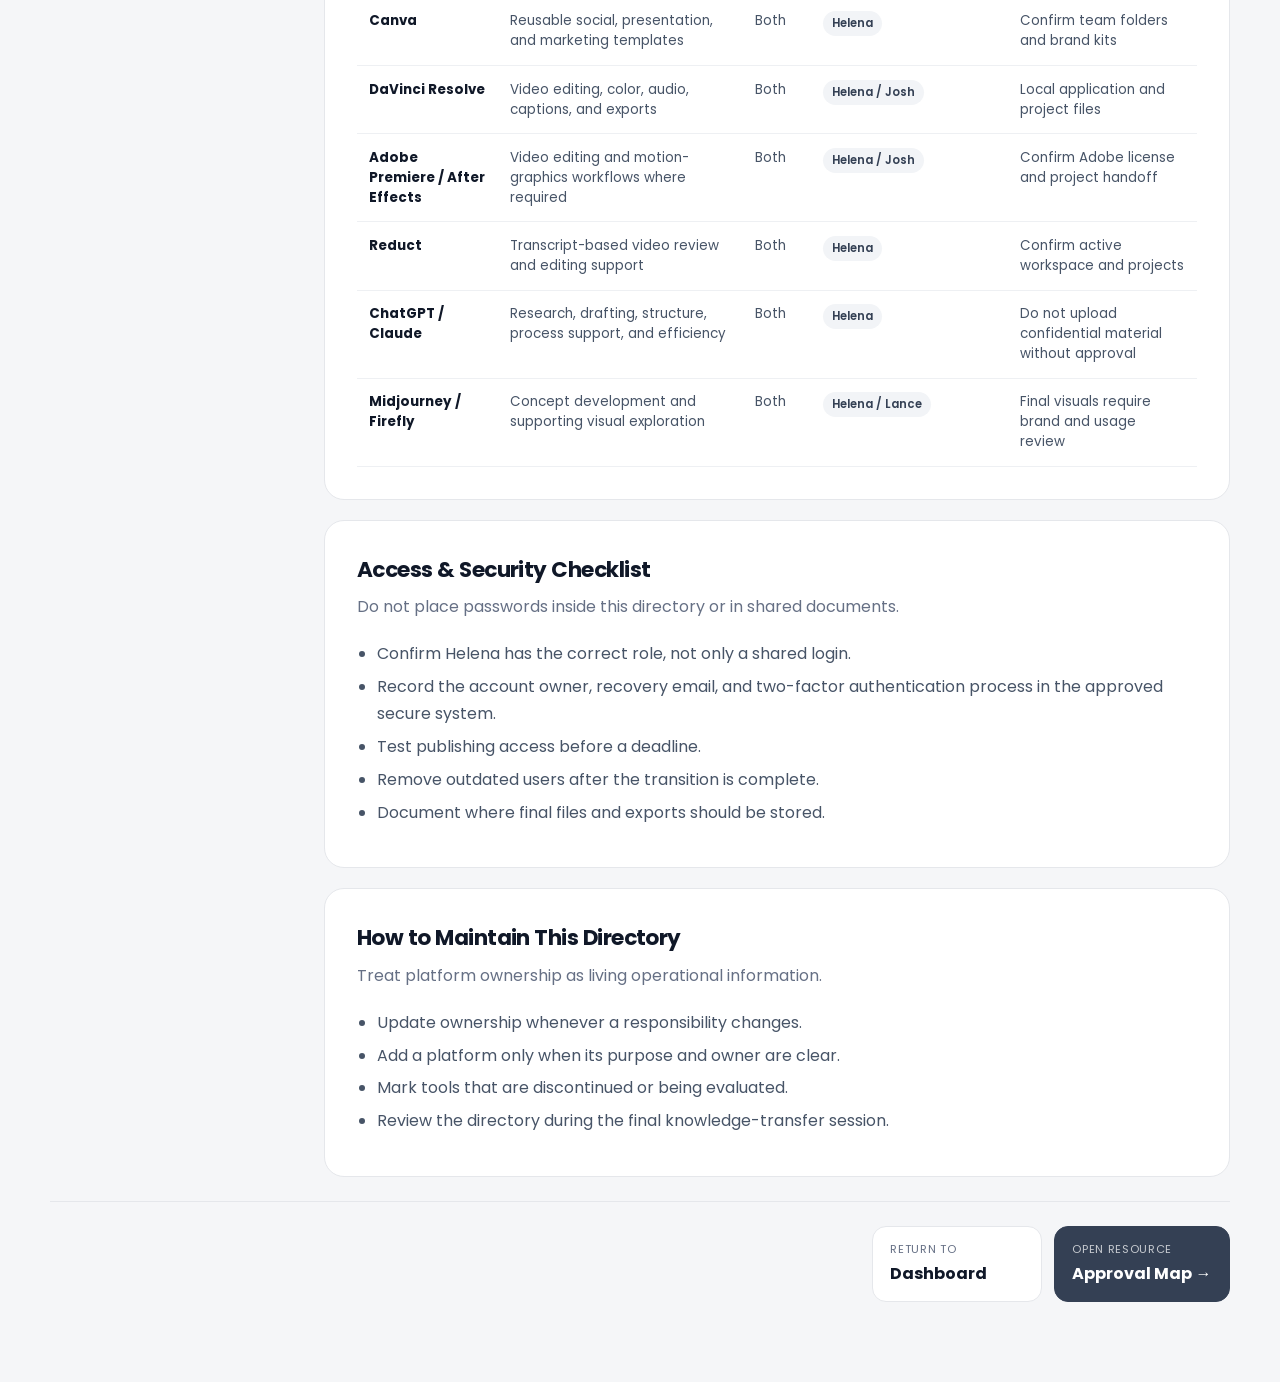
<file: resources/platform-directory.html>
<!doctype html><html lang="en"><head><meta charset="utf-8"><meta name="viewport" content="width=device-width,initial-scale=1"><title>Platform Directory | RKS Marketing Onboarding</title><link rel="preconnect" href="https://fonts.googleapis.com"><link rel="preconnect" href="https://fonts.gstatic.com" crossorigin><link href="https://fonts.googleapis.com/css2?family=Poppins:wght@400;500;600;700&display=swap" rel="stylesheet"><link rel="stylesheet" href="../css/design-system.css"><link rel="stylesheet" href="../css/components.css"><link rel="stylesheet" href="../css/module.css"></head><body class="module-shell brand-neutral"><header class="module-topbar"><a class="button button--secondary" href="../index.html">← Dashboard</a><div class="module-topbar__brand"><div class="brand-mark" aria-hidden="true"><img src="../assets/logos/rks-mark-white.png" alt="" /></div><div><strong>RKS Marketing</strong><span>Transition & Onboarding</span></div></div></header><main class="module-container"><div class="module-breadcrumbs"><a href="../index.html">Dashboard</a><span>/</span><span>Platform Directory</span></div><section class="module-hero"><div class="module-hero__grid"><div><p class="module-kicker">Operational Resource</p><h1>Marketing Platform Directory</h1><p>A working directory of the websites, publishing tools, file systems, creative platforms, and primary ownership used across RKS Design and PA-AI marketing.</p></div><div class="module-meta"><div class="module-meta__item"><span>Type</span><strong>Living directory</strong></div><div class="module-meta__item"><span>Applies to</span><strong>RKS + PA-AI</strong></div><div class="module-meta__item"><span>Security</span><strong>No passwords stored</strong></div></div></div></section><div class="module-layout"><aside class="module-toc"><strong>On this page</strong><a href="#directory">Directory</a><a href="#access">Access checklist</a><a href="#maintenance">Maintenance</a></aside><article class="module-content"><section class="content-card" id="directory"><h2>Platform Directory</h2><p class="section-intro">Filter by brand or function. Ownership reflects the post-transition operating model, with Helena as the primary marketing owner and specialist contacts retained where relevant.</p><div class="filter-row"><button class="filter-button is-active" data-filter="all">All</button><button class="filter-button" data-filter="rks">RKS</button><button class="filter-button" data-filter="paai">PA-AI</button><button class="filter-button" data-filter="web">Web</button><button class="filter-button" data-filter="content">Content</button><button class="filter-button" data-filter="video">Video</button><button class="filter-button" data-filter="files">Files</button></div><div class="table-scroll"><table class="directory-table"><thead><tr><th>Platform</th><th>Purpose</th><th>Brand</th><th>Primary owner / contact</th><th>Access note</th></tr></thead><tbody>
<tr class="directory-row" data-category="rks web"><td><strong>WordPress / Elementor</strong></td><td>RKS website pages, posts, templates, and front-end publishing</td><td>RKS</td><td><span class="owner-chip">Helena / Alex</span></td><td>Confirm admin level and publishing permissions</td></tr>
<tr class="directory-row" data-category="rks web"><td><strong>WP Engine</strong></td><td>RKS hosting, backups, environments, and technical site management</td><td>RKS</td><td><span class="owner-chip">Alex</span></td><td>Technical access may be limited</td></tr>
<tr class="directory-row" data-category="paai web"><td><strong>Wix</strong></td><td>PA-AI website management and blog publishing</td><td>PA-AI</td><td><span class="owner-chip">Helena / Cary</span></td><td>Validate role permissions</td></tr>
<tr class="directory-row" data-category="rks paai content"><td><strong>LinkedIn</strong></td><td>Company content, founder content, thought leadership, and distribution</td><td>Both</td><td><span class="owner-chip">Helena</span></td><td>Confirm page admin access</td></tr>
<tr class="directory-row" data-category="paai content"><td><strong>Instagram</strong></td><td>PA-AI visual, educational, and video content</td><td>PA-AI</td><td><span class="owner-chip">Helena</span></td><td>Confirm login and recovery details</td></tr>
<tr class="directory-row" data-category="paai video content"><td><strong>YouTube</strong></td><td>PA-AI video publishing, playlists, titles, descriptions, and analytics</td><td>PA-AI</td><td><span class="owner-chip">Helena / Josh</span></td><td>Channel ownership and account setup need confirmation</td></tr>
<tr class="directory-row" data-category="rks paai video"><td><strong>Vimeo</strong></td><td>Video hosting, embeds, review, or distribution where used</td><td>Both</td><td><span class="owner-chip">Helena / Josh</span></td><td>Confirm current use and plan</td></tr>
<tr class="directory-row" data-category="rks paai content"><td><strong>SocialBee</strong></td><td>Social scheduling, category queues, recycling, and publishing cadence</td><td>Both</td><td><span class="owner-chip">Helena</span></td><td>Validate connected accounts</td></tr>
<tr class="directory-row" data-category="rks paai files"><td><strong>SharePoint</strong></td><td>Internal shared files, resources, project folders, and handoff materials</td><td>Both</td><td><span class="owner-chip">Helena</span></td><td>Use parent-folder permissions where possible</td></tr>
<tr class="directory-row" data-category="rks paai files"><td><strong>Notion</strong></td><td>Transition documentation, working-session content, process references, and trackers</td><td>Both</td><td><span class="owner-chip">Helena</span></td><td>Preferred knowledge-management layer</td></tr>
<tr class="directory-row" data-category="rks paai content"><td><strong>Canva</strong></td><td>Reusable social, presentation, and marketing templates</td><td>Both</td><td><span class="owner-chip">Helena</span></td><td>Confirm team folders and brand kits</td></tr>
<tr class="directory-row" data-category="rks paai video"><td><strong>DaVinci Resolve</strong></td><td>Video editing, color, audio, captions, and exports</td><td>Both</td><td><span class="owner-chip">Helena / Josh</span></td><td>Local application and project files</td></tr>
<tr class="directory-row" data-category="rks paai video"><td><strong>Adobe Premiere / After Effects</strong></td><td>Video editing and motion-graphics workflows where required</td><td>Both</td><td><span class="owner-chip">Helena / Josh</span></td><td>Confirm Adobe license and project handoff</td></tr>
<tr class="directory-row" data-category="rks paai video"><td><strong>Reduct</strong></td><td>Transcript-based video review and editing support</td><td>Both</td><td><span class="owner-chip">Helena</span></td><td>Confirm active workspace and projects</td></tr>
<tr class="directory-row" data-category="rks paai content"><td><strong>ChatGPT / Claude</strong></td><td>Research, drafting, structure, process support, and efficiency</td><td>Both</td><td><span class="owner-chip">Helena</span></td><td>Do not upload confidential material without approval</td></tr>
<tr class="directory-row" data-category="rks paai content"><td><strong>Midjourney / Firefly</strong></td><td>Concept development and supporting visual exploration</td><td>Both</td><td><span class="owner-chip">Helena / Lance</span></td><td>Final visuals require brand and usage review</td></tr>
</tbody></table></div></section><section class="content-card" id="access"><h2>Access & Security Checklist</h2><p class="section-intro">Do not place passwords inside this directory or in shared documents.</p><ul><li>Confirm Helena has the correct role, not only a shared login.</li><li>Record the account owner, recovery email, and two-factor authentication process in the approved secure system.</li><li>Test publishing access before a deadline.</li><li>Remove outdated users after the transition is complete.</li><li>Document where final files and exports should be stored.</li></ul></section><section class="content-card" id="maintenance"><h2>How to Maintain This Directory</h2><p class="section-intro">Treat platform ownership as living operational information.</p><ul><li>Update ownership whenever a responsibility changes.</li><li>Add a platform only when its purpose and owner are clear.</li><li>Mark tools that are discontinued or being evaluated.</li><li>Review the directory during the final knowledge-transfer session.</li></ul></section></article></div><nav class="module-end-actions" aria-label="Resource actions"><a class="module-end-actions__secondary" href="../index.html"><span>Return to</span><strong>Dashboard</strong></a><a class="module-end-actions__primary" href="approval-map.html"><span>Open resource</span><strong>Approval Map →</strong></a></nav></main><script src="../module.js"></script></body></html>
</file>
<file: css/design-system.css>
:root {
  --font-sans: "Poppins", Arial, sans-serif;

  --color-ink: #17191c;
  --color-ink-soft: #4f555d;
  --color-muted: #747b84;
  --color-line: #e6e8eb;
  --color-line-strong: #d8dce1;
  --color-surface: #ffffff;
  --color-surface-soft: #f7f8fa;
  --color-canvas: #f2f4f7;
  --color-dark: #17191c;

  --color-rks: #d92d2d;
  --color-rks-dark: #af1f1f;
  --color-rks-soft: #fff1f1;
  --color-paai: #356df3;
  --color-paai-dark: #2456c8;
  --color-paai-soft: #eef4ff;
  --color-success: #21865d;
  --color-success-soft: #eaf7f1;
  --color-warning: #9b6800;
  --color-warning-soft: #fff6dc;

  --space-1: 4px;
  --space-2: 8px;
  --space-3: 12px;
  --space-4: 16px;
  --space-5: 20px;
  --space-6: 24px;
  --space-8: 32px;
  --space-10: 40px;
  --space-12: 48px;
  --space-16: 64px;

  --radius-sm: 10px;
  --radius-md: 16px;
  --radius-lg: 24px;
  --radius-pill: 999px;

  --shadow-sm: 0 1px 2px rgba(16, 24, 40, 0.04), 0 4px 14px rgba(16, 24, 40, 0.04);
  --shadow-md: 0 12px 30px rgba(16, 24, 40, 0.08);

  --transition-fast: 160ms ease;
  --transition-base: 240ms ease;
  --sidebar-width: 276px;
  --content-max: 1480px;
}

* { box-sizing: border-box; }
html { scroll-behavior: smooth; }
body {
  margin: 0;
  font-family: var(--font-sans);
  color: var(--color-ink);
  background: var(--color-canvas);
  -webkit-font-smoothing: antialiased;
}
button, input { font: inherit; }
a { color: inherit; text-decoration: none; }
button { cursor: pointer; }
img, svg { max-width: 100%; }

h1, h2, h3, p { margin-top: 0; }
h1, h2, h3 { letter-spacing: -0.025em; }
h2 { font-size: clamp(1.45rem, 2vw, 2rem); margin-bottom: 8px; }
h3 { font-size: 1.05rem; margin-bottom: 10px; }
p { color: var(--color-ink-soft); line-height: 1.65; }

.eyebrow {
  margin-bottom: 6px;
  color: var(--color-muted);
  font-size: 0.72rem;
  font-weight: 700;
  letter-spacing: 0.11em;
  text-transform: uppercase;
}
</file>
<file: css/components.css>
.button {
  min-height: 44px;
  padding: 0 18px;
  border: 1px solid transparent;
  border-radius: var(--radius-sm);
  display: inline-flex;
  align-items: center;
  justify-content: center;
  gap: 8px;
  font-weight: 600;
  transition: transform var(--transition-fast), border-color var(--transition-fast), background var(--transition-fast);
}
.button:hover { transform: translateY(-1px); }
.button--primary { background: var(--color-dark); color: #fff; }
.button--primary:hover { background: #2a2d31; }
.button--secondary { background: var(--color-surface); border-color: var(--color-line-strong); }
.button--secondary:hover { border-color: #aeb4bc; }
.button--ghost { color: #cbd0d6; background: transparent; border-color: #35383d; }
.button--ghost:hover { background: #24272b; }
.button--full { width: 100%; }
.button--brand { width: 100%; margin-top: 24px; color: #fff; background: var(--brand-color); }

.icon-button {
  width: 42px;
  height: 42px;
  border: 1px solid var(--color-line);
  border-radius: 12px;
  background: var(--color-surface);
}

.status-pill {
  display: inline-flex;
  align-items: center;
  width: fit-content;
  padding: 6px 10px;
  border-radius: var(--radius-pill);
  font-size: 0.72rem;
  font-weight: 700;
}
.status-pill--success { color: var(--color-success); background: var(--color-success-soft); }
.status-pill--warning { color: var(--color-warning); background: var(--color-warning-soft); }
.status-pill--neutral { color: #5d6570; background: #eef0f3; }

.progress { height: 7px; overflow: hidden; border-radius: var(--radius-pill); background: #33373c; }
.progress__bar { height: 100%; border-radius: inherit; background: #fff; transition: width var(--transition-base); }

.avatar {
  width: 44px;
  height: 44px;
  border: 0;
  border-radius: 50%;
  color: #fff;
  background: var(--color-paai);
  font-weight: 700;
}

.text-button { padding: 0; border: 0; background: transparent; color: var(--color-ink); font-size: 0.8rem; font-weight: 700; }
.text-button:hover { text-decoration: underline; }

.panel {
  padding: 28px;
  border: 1px solid var(--color-line);
  border-radius: var(--radius-md);
  background: var(--color-surface);
  box-shadow: var(--shadow-sm);
}
.panel__header { display: flex; align-items: flex-start; justify-content: space-between; gap: 20px; margin-bottom: 20px; }
.panel__header h2 { font-size: 1.25rem; }

.toast {
  position: fixed;
  right: 24px;
  bottom: 24px;
  z-index: 50;
  max-width: 360px;
  padding: 14px 18px;
  border-radius: 12px;
  color: #fff;
  background: var(--color-dark);
  box-shadow: var(--shadow-md);
  opacity: 0;
  transform: translateY(12px);
  pointer-events: none;
  transition: opacity var(--transition-fast), transform var(--transition-fast);
}
.toast.is-visible { opacity: 1; transform: translateY(0); }


/* Global dashboard search */
.search {
  position: relative;
  width: clamp(320px, 38vw, 620px);
  min-width: 0;
  min-height: 52px;
  padding: 0 50px 0 18px;
  border: 1px solid var(--color-line);
  border-radius: 16px;
  display: flex;
  align-items: center;
  gap: 14px;
  color: var(--color-muted);
  background: var(--color-surface);
  box-shadow: 0 1px 2px rgba(16, 24, 40, 0.03);
  transition: border-color var(--transition-fast), box-shadow var(--transition-fast), background var(--transition-fast);
}
.search:focus-within {
  border-color: #98a2b3;
  box-shadow: 0 0 0 4px rgba(52, 64, 84, 0.08);
  background: #fff;
}
.search__icon {
  flex: 0 0 26px;
  width: 26px;
  height: 26px;
  color: #667085;
}
.search input {
  flex: 1 1 auto;
  width: auto;
  min-width: 0;
  padding: 0;
  border: 0;
  outline: 0;
  color: var(--color-ink);
  background: transparent;
  font: inherit;
  font-size: 0.96rem;
  line-height: 1.35;
}
.search input::placeholder { color: #8f96a3; opacity: 1; }
.search__clear {
  position: absolute;
  right: 10px;
  top: 50%;
  transform: translateY(-50%);
  width: 34px;
  height: 34px;
  padding: 0;
  border: 0;
  border-radius: 10px;
  display: grid;
  place-items: center;
  color: #667085;
  background: transparent;
  font-size: 1.25rem;
  line-height: 1;
  opacity: 0;
  pointer-events: none;
  cursor: pointer;
}
.search__clear.is-visible { opacity: 1; pointer-events: auto; }
.search__clear:hover { color: #101828; background: #f2f4f7; }

/* Use one consistent clear control across browsers. */
.search input::-webkit-search-cancel-button,
.search input::-webkit-search-decoration {
  -webkit-appearance: none;
  appearance: none;
  display: none;
}
</file>
<file: css/layout.css>
.app-shell { min-height: 100vh; display: grid; grid-template-columns: var(--sidebar-width) 1fr; }
.sidebar {
  position: fixed;
  inset: 0 auto 0 0;
  z-index: 20;
  width: var(--sidebar-width);
  padding: 28px 18px 20px;
  display: flex;
  flex-direction: column;
  color: #fff;
  background: var(--color-dark);
  border-right: 1px solid rgba(255,255,255,0.06);
  transition: width var(--transition-base), transform var(--transition-base), padding var(--transition-base);
  overflow: hidden;
}
.sidebar__brand { min-height: 42px; padding: 0 8px 28px; display: flex; align-items: center; gap: 12px; white-space: nowrap; }
.brand-mark { flex: 0 0 42px; width: 42px; height: 42px; display: grid; place-items: center; border-radius: 12px; background: var(--color-rks); font-weight: 700; }
.sidebar__brand .eyebrow { margin: 0; color: #858c95; }
.sidebar__title { margin: 2px 0 0; font-size: 1.08rem; }
.nav-list { display: grid; gap: 6px; }
.nav-item { min-height: 46px; padding: 12px 14px; border-radius: 12px; display: flex; align-items: center; gap: 12px; color: #aeb4bd; font-size: 0.9rem; font-weight: 500; white-space: nowrap; }
.nav-item:hover { color: #fff; background: #24272b; }
.nav-item.is-active { color: #fff; background: #2a2d31; }
.nav-item__icon { flex: 0 0 22px; width: 22px; text-align: center; font-size: 1rem; }
.sidebar__footer { margin-top: auto; display: grid; gap: 12px; }
.sidebar-progress { padding: 16px; border: 1px solid #34383d; border-radius: 14px; background: #202327; }
.sidebar-progress__header { margin-bottom: 10px; display: flex; justify-content: space-between; gap: 12px; color: #b7bdc5; font-size: 0.75rem; }
.sidebar-progress__header strong { color: #fff; }
.sidebar-toggle {
  width: 100%;
  min-height: 44px;
  padding: 10px 12px;
  border: 1px solid transparent;
  border-radius: 12px;
  display: flex;
  align-items: center;
  gap: 12px;
  color: #aeb4bd;
  background: transparent;
  font: inherit;
  font-size: 0.82rem;
  font-weight: 500;
  cursor: pointer;
  transition: background var(--transition-fast), color var(--transition-fast), border-color var(--transition-fast);
}
.sidebar-toggle:hover { color: #fff; background: #24272b; border-color: #34383d; }
.sidebar-toggle__icon { flex: 0 0 22px; width: 22px; display: grid; place-items: center; font-size: 1.35rem; line-height: 1; }
.sidebar-toggle__label { white-space: nowrap; }

.main-content { grid-column: 2; min-width: 0; }
.topbar {
  position: sticky;
  top: 0;
  z-index: 10;
  min-height: 86px;
  padding: 16px clamp(22px, 4vw, 56px);
  border-bottom: 1px solid var(--color-line);
  display: flex;
  align-items: center;
  gap: 18px;
  background: rgba(255,255,255,0.92);
  backdrop-filter: blur(16px);
}
.topbar__title { margin: 0; font-size: 1.35rem; }
.topbar__actions { margin-left: auto; display: flex; align-items: center; gap: 12px; }
.topbar__menu { display: none; }
.page-content { width: min(var(--content-max), 100%); margin: 0 auto; padding: 40px clamp(22px, 4vw, 56px) 72px; }
.content-section { margin-top: 54px; scroll-margin-top: 110px; }
.section-heading { margin-bottom: 22px; display: flex; align-items: flex-end; justify-content: space-between; gap: 24px; }
.section-heading p:last-child { margin-bottom: 0; }
.two-column-section { display: grid; grid-template-columns: 1.15fr 0.85fr; gap: 22px; }

body.sidebar-collapsed { --sidebar-width: 76px; }
body.sidebar-collapsed .sidebar { padding-inline: 10px; }
body.sidebar-collapsed .sidebar__brand { justify-content: center; padding-inline: 0; }
body.sidebar-collapsed .sidebar__brand > div:last-child,
body.sidebar-collapsed .nav-item span:last-child,
body.sidebar-collapsed .sidebar-progress,
body.sidebar-collapsed .sidebar-toggle__label { display: none; }
body.sidebar-collapsed .nav-item,
body.sidebar-collapsed .sidebar-toggle { justify-content: center; padding-inline: 10px; }
body.sidebar-collapsed .sidebar-toggle { border-color: #34383d; background: #202327; }
body.sidebar-collapsed .nav-item { position: relative; }
body.sidebar-collapsed .nav-item:hover::after {
  content: attr(aria-label);
  position: fixed;
  left: 82px;
  padding: 7px 10px;
  border-radius: 8px;
  color: #fff;
  background: #17191c;
  box-shadow: var(--shadow-sm);
  font-size: 0.75rem;
  pointer-events: none;
}

@media (max-width: 980px) {
  .app-shell { grid-template-columns: 1fr; }
  .main-content { grid-column: 1; }
  .sidebar { width: min(300px, 88vw); transform: translateX(-100%); box-shadow: var(--shadow-md); }
  body.sidebar-open .sidebar { transform: translateX(0); }
  body.sidebar-collapsed { --sidebar-width: 0px; }
  body.sidebar-collapsed .sidebar { width: min(300px, 88vw); padding: 28px 18px 20px; }
  body.sidebar-collapsed .sidebar__brand > div:last-child,
  body.sidebar-collapsed .nav-item span:last-child,
  body.sidebar-collapsed .sidebar-progress,
  body.sidebar-collapsed .sidebar-toggle__label { display: initial; }
  body.sidebar-collapsed .sidebar__brand,
  body.sidebar-collapsed .nav-item,
  body.sidebar-collapsed .sidebar-toggle { justify-content: flex-start; }
  .topbar__menu { display: inline-grid; place-items: center; }
  .two-column-section { grid-template-columns: 1fr; }
}

@media (max-width: 680px) {
  .topbar {
    min-height: auto;
    padding: 12px 16px;
    align-items: center;
    flex-wrap: wrap;
  }
  .topbar > div:nth-child(2) { display: none; }
  .topbar__actions {
    width: calc(100% - 54px);
    margin-left: 0;
  }
  .search {
    width: 100%;
    min-height: 48px;
    padding-left: 15px;
  }
  .search input { font-size: 0.9rem; }
  .section-heading { align-items: flex-start; flex-direction: column; }
}

@media (min-width: 681px) and (max-width: 1080px) {
  .search { width: clamp(300px, 42vw, 460px); }
}

.brand-mark img{width:68%;height:68%;object-fit:contain;display:block}.sidebar .brand-mark{background:var(--color-rks)}
</file>
<file: css/dashboard.css>
.hero-panel {
  overflow: hidden;
  min-height: 330px;
  padding: clamp(28px, 5vw, 58px);
  border-radius: var(--radius-lg);
  display: grid;
  grid-template-columns: minmax(0, 1.35fr) minmax(260px, 0.65fr);
  align-items: center;
  gap: 48px;
  color: #fff;
  background:
    radial-gradient(circle at 86% 18%, rgba(53,109,243,0.42), transparent 28%),
    radial-gradient(circle at 6% 95%, rgba(217,45,45,0.28), transparent 30%),
    #17191c;
}
.hero-panel h2 { max-width: 800px; margin: 18px 0 14px; font-size: clamp(2rem, 4vw, 3.65rem); line-height: 1.08; }
.hero-panel p { max-width: 760px; margin-bottom: 0; color: #c5cad1; font-size: 1rem; }
.hero-panel__actions { margin-top: 28px; display: flex; flex-wrap: wrap; gap: 12px; }
.hero-panel .button--primary { color: var(--color-dark); background: #fff; }
.hero-panel .button--secondary { color: #fff; background: transparent; border-color: #555a61; }
.hero-panel__summary { padding: 26px; border: 1px solid rgba(255,255,255,0.12); border-radius: 20px; display: grid; justify-items: center; gap: 20px; background: rgba(255,255,255,0.06); backdrop-filter: blur(10px); }
.summary-ring { --progress: 15; width: 150px; aspect-ratio: 1; border-radius: 50%; display: grid; place-items: center; background: conic-gradient(#fff calc(var(--progress) * 1%), rgba(255,255,255,0.14) 0); }
.summary-ring::before { content: ""; position: absolute; width: 122px; aspect-ratio: 1; border-radius: 50%; background: #20242b; }
.summary-ring > div { position: relative; z-index: 1; display: grid; text-align: center; }
.summary-ring strong { font-size: 1.75rem; }
.summary-ring span { color: #aeb4bd; font-size: 0.74rem; }
.summary-copy { display: grid; gap: 4px; text-align: center; }
.summary-copy span { color: #aeb4bd; font-size: 0.78rem; }

.metric-grid { margin-top: 22px; display: grid; grid-template-columns: repeat(4, 1fr); gap: 16px; }
.metric-card { min-height: 142px; padding: 22px; border: 1px solid var(--color-line); border-radius: var(--radius-md); display: flex; flex-direction: column; background: var(--color-surface); box-shadow: var(--shadow-sm); }
.metric-card__label { color: var(--color-muted); font-size: 0.77rem; font-weight: 600; }
.metric-card strong { margin-top: auto; font-size: 2rem; }
.metric-card__meta { color: var(--color-muted); font-size: 0.72rem; }

.session-grid { display: grid; grid-template-columns: repeat(3, minmax(0, 1fr)); gap: 16px; }
.session-card { min-height: 250px; padding: 24px; border: 1px solid var(--color-line); border-radius: var(--radius-md); display: flex; flex-direction: column; background: var(--color-surface); box-shadow: var(--shadow-sm); transition: transform var(--transition-fast), box-shadow var(--transition-fast), border-color var(--transition-fast); }
.session-card:hover { transform: translateY(-3px); border-color: #c8cdd3; box-shadow: var(--shadow-md); }
.session-card.is-current { border-color: #f0d283; box-shadow: inset 0 3px 0 #e0a900, var(--shadow-sm); }
.session-card.is-hidden { display: none; }
.session-card__topline { margin-bottom: 28px; display: flex; align-items: center; justify-content: space-between; gap: 12px; }
.session-number { color: #a3a9b1; font-size: 0.78rem; font-weight: 700; }
.session-card p { margin-bottom: 24px; font-size: 0.86rem; }
.session-card__footer { margin-top: auto; padding-top: 16px; border-top: 1px solid var(--color-line); display: flex; align-items: center; justify-content: space-between; gap: 16px; color: var(--color-muted); font-size: 0.74rem; }

.brand-grid { display: grid; grid-template-columns: repeat(2, 1fr); gap: 20px; }
.brand-card { --brand-color: var(--color-rks); overflow: hidden; border: 1px solid var(--color-line); border-radius: var(--radius-md); background: var(--color-surface); box-shadow: var(--shadow-sm); }
.brand-card--paai { --brand-color: var(--color-paai); }
.brand-card__accent { height: 7px; background: var(--brand-color); }
.brand-card__body { padding: 28px; }
.brand-card__header { margin-bottom: 24px; display: flex; align-items: center; justify-content: space-between; gap: 18px; }
.brand-logo { width: 62px; height: 62px; border-radius: 16px; display: grid; place-items: center; color: #fff; background: var(--brand-color); font-weight: 700; font-size: 0.82rem; }
.brand-card h3 { font-size: 1.35rem; }
.tag-list { margin: 24px 0 0; padding: 0; display: flex; flex-wrap: wrap; gap: 8px; list-style: none; }
.tag-list li { padding: 7px 10px; border-radius: var(--radius-pill); color: var(--brand-color); background: color-mix(in srgb, var(--brand-color) 10%, white); font-size: 0.72rem; font-weight: 600; }

.task-list, .resource-list { display: grid; gap: 10px; }
.task-item { padding: 14px; border: 1px solid var(--color-line); border-radius: 12px; display: flex; align-items: flex-start; gap: 12px; cursor: pointer; }
.task-item:hover { background: var(--color-surface-soft); }
.task-item input { width: 18px; height: 18px; margin-top: 2px; accent-color: var(--color-success); }
.task-item span, .resource-item span:nth-child(2) { display: grid; gap: 4px; }
.task-item small, .resource-item small { color: var(--color-muted); }
.task-item.is-complete strong { text-decoration: line-through; color: var(--color-muted); }

.resource-item { padding: 14px; border: 1px solid var(--color-line); border-radius: 12px; display: grid; grid-template-columns: auto 1fr auto; align-items: center; gap: 12px; }
.resource-item:hover { border-color: #bfc5cc; background: var(--color-surface-soft); }
.resource-item__icon { width: 40px; height: 40px; border-radius: 10px; display: grid; place-items: center; background: #eef0f3; font-size: 0.74rem; font-weight: 700; }

@media (max-width: 1180px) {
  .session-grid { grid-template-columns: repeat(2, minmax(0, 1fr)); }
  .metric-grid { grid-template-columns: repeat(2, 1fr); }
}
@media (max-width: 820px) {
  .hero-panel { grid-template-columns: 1fr; }
  .hero-panel__summary { grid-template-columns: auto 1fr; justify-items: start; }
  .summary-copy { text-align: left; }
  .brand-grid { grid-template-columns: 1fr; }
}
@media (max-width: 580px) {
  .metric-grid, .session-grid { grid-template-columns: 1fr; }
  .hero-panel__summary { grid-template-columns: 1fr; justify-items: center; }
  .summary-copy { text-align: center; }
  .hero-panel__actions .button { width: 100%; }
}

/* Dashboard-wide search state */
.brand-card.is-hidden,
.task-item.is-hidden,
.resource-item.is-hidden {
  display: none;
}

.session-card__links{display:flex;align-items:center;gap:.75rem}.session-card__links .text-button{text-decoration:none}

.search-feedback{display:none;margin:0 0 14px;padding:10px 14px;border-radius:10px;background:#eef0f3;color:#5d6570;font-size:.78rem}.search-feedback.is-visible{display:block}.session-card--featured{grid-column:1/-1;min-height:0;padding:0;display:grid;grid-template-columns:minmax(0,.85fr) minmax(480px,1.15fr);overflow:hidden;border-color:#d6dae0;background:linear-gradient(135deg,#fff 0%,#fafbfc 100%)}.session-feature__copy{padding:clamp(24px,4vw,42px);display:flex;flex-direction:column;justify-content:center}.session-feature__copy h3{font-size:clamp(1.5rem,2.5vw,2.25rem);margin-bottom:14px}.session-feature__copy>p:not(.eyebrow){font-size:.92rem;max-width:650px}.session-feature__meta{margin-top:22px;display:flex;flex-wrap:wrap;gap:8px 18px;color:#747b84;font-size:.75rem;font-weight:600}.session-entry-grid{padding:18px;display:grid;grid-template-columns:1fr;gap:12px;background:#f3f5f7}.session-entry{min-height:142px;padding:20px;border-radius:18px;display:grid;grid-template-columns:auto 1fr auto;align-items:center;gap:16px;color:#fff;transition:transform .16s ease,box-shadow .16s ease}.session-entry:hover{transform:translateY(-2px);box-shadow:0 14px 30px rgba(16,24,40,.14)}.session-entry--rks{background:linear-gradient(135deg,#17191c,#292d33)}.session-entry--paai{background:linear-gradient(135deg,#2456c8,#356df3)}.session-entry__mark{width:58px;height:58px;border-radius:16px;display:grid;place-items:center;background:rgba(255,255,255,.14);font-weight:700}.session-entry__mark img{width:72%;height:72%;object-fit:contain}.session-entry small,.session-entry em{display:block;color:rgba(255,255,255,.72);font-size:.7rem;font-style:normal}.session-entry strong{display:block;margin:4px 0;font-size:1.2rem}.session-entry__arrow{font-size:1.4rem}.brand-logo img{width:65%;height:65%;object-fit:contain}@media(max-width:980px){.session-card--featured{grid-template-columns:1fr}.session-entry-grid{grid-template-columns:repeat(2,minmax(0,1fr))}}@media(max-width:650px){.session-entry-grid{grid-template-columns:1fr}.session-entry{min-height:118px;padding:16px}.search{width:min(100%,420px)}}

/* Official PA-AI marks */
.session-entry--paai .session-entry__mark img{display:block;width:72%;height:72%;object-fit:contain}
.brand-card .brand-logo img{display:block;width:70%;height:70%;object-fit:contain}

/* Global application search */
.search { position: relative; }
.global-search-results {
  position: absolute;
  z-index: 60;
  top: calc(100% + 10px);
  right: 0;
  width: min(680px, calc(100vw - 32px));
  max-height: min(620px, 70vh);
  overflow-y: auto;
  padding: 8px;
  border: 1px solid var(--color-border, #dfe3ea);
  border-radius: 18px;
  background: #fff;
  box-shadow: 0 20px 55px rgba(18, 30, 53, .18);
  display: none;
}
.global-search-results.is-visible { display: block; }
.global-search-result {
  display: grid;
  gap: 5px;
  padding: 14px 16px;
  border-radius: 13px;
  color: inherit;
  text-decoration: none;
}
.global-search-result:hover,
.global-search-result:focus-visible { background: #f3f6fb; outline: none; }
.global-search-result__meta {
  display: flex;
  align-items: center;
  justify-content: space-between;
  gap: 12px;
  color: var(--color-text-muted, #68758c);
  font-size: .75rem;
  font-weight: 600;
  letter-spacing: .04em;
  text-transform: uppercase;
}
.global-search-result strong { font-size: .98rem; line-height: 1.35; }
.global-search-result p {
  margin: 0;
  color: var(--color-text-muted, #68758c);
  font-size: .83rem;
  line-height: 1.5;
  display: -webkit-box;
  -webkit-line-clamp: 2;
  -webkit-box-orient: vertical;
  overflow: hidden;
}
.global-search-empty { padding: 22px 18px; color: var(--color-text-muted, #68758c); text-align: center; }
.global-search-result mark { background: #fff0a8; color: inherit; border-radius: 3px; padding: 0 .08em; }
@media (max-width: 720px) {
  .global-search-results { position: fixed; top: 82px; left: 16px; right: 16px; width: auto; max-height: calc(100vh - 104px); }
}

/* Permanent information labels replace time-dependent status indicators. */
.reference-label {
  display: inline-flex;
  align-items: center;
  min-height: 32px;
  padding: 7px 12px;
  border: 1px solid var(--border-color, #dfe3ea);
  border-radius: 999px;
  background: #f6f7f9;
  color: var(--text-muted, #667085);
  font-size: 0.72rem;
  font-weight: 600;
  letter-spacing: 0.02em;
}

.session-card__topline:has(.session-number:only-child) {
  justify-content: flex-start;
}

/* Linked session cards */
.session-card--linked {
  color: inherit;
  text-decoration: none;
  cursor: pointer;
  transition: transform 180ms ease, box-shadow 180ms ease, border-color 180ms ease;
}

.session-card--linked:hover {
  transform: translateY(-3px);
  border-color: #98a2b3;
  box-shadow: 0 14px 30px rgba(16, 24, 40, 0.09);
}

.session-card--linked:focus-visible {
  outline: 3px solid rgba(53, 104, 232, 0.28);
  outline-offset: 3px;
}

.session-card--linked .reference-label {
  color: #344054;
}
</file>
<file: css/module.css>
.module-shell {
  min-height: 100vh;
  background: var(--color-bg, #f5f6f8);
  color: var(--color-text, #101828);
}
.module-topbar {
  position: sticky;
  top: 0;
  z-index: 30;
  display: flex;
  align-items: center;
  justify-content: space-between;
  gap: 1rem;
  min-height: 76px;
  padding: 0.85rem clamp(1rem, 3vw, 2rem);
  background: rgba(255, 255, 255, 0.96);
  backdrop-filter: blur(14px);
  border-bottom: 1px solid var(--color-border, #e5e7eb);
}
.module-topbar > .button {
  flex: 0 0 auto;
}
.module-topbar__brand {
  display: flex;
  align-items: center;
  gap: 0.75rem;
  min-width: 0;
}
.module-topbar__brand .brand-mark {
  flex: 0 0 38px;
  width: 38px;
  height: 38px;
  border-radius: 11px;
  background: var(--module-accent, #344054);
  color: #fff;
  display: grid;
  place-items: center;
  font-weight: 700;
}
.module-topbar__brand > div:last-child {
  display: flex;
  align-items: baseline;
  gap: 0.38rem;
  min-width: 0;
  white-space: nowrap;
}
.module-topbar__brand strong {
  font-size: 1rem;
  line-height: 1.2;
  color: #101828;
}
.module-topbar__brand span {
  font-size: 0.9rem;
  line-height: 1.2;
  color: var(--color-text-muted, #667085);
}
.module-container {
  width: min(1180px, calc(100% - 2rem));
  margin: 0 auto;
  padding: 2rem 0 5rem;
}
.module-breadcrumbs {
  display: flex;
  gap: 0.45rem;
  align-items: center;
  flex-wrap: wrap;
  font-size: 0.78rem;
  color: var(--color-text-muted, #667085);
  margin-bottom: 1.25rem;
}
.module-breadcrumbs a {
  color: inherit;
  text-decoration: none;
}
.module-breadcrumbs a:hover {
  color: var(--color-text, #101828);
}
.module-hero {
  position: relative;
  overflow: hidden;
  border: 1px solid var(--color-border, #e5e7eb);
  border-radius: 24px;
  background: #fff;
  padding: clamp(1.5rem, 4vw, 3rem);
  margin-bottom: 1.5rem;
}
.module-hero:before {
  content: "";
  position: absolute;
  inset: 0 auto 0 0;
  width: 7px;
  background: var(--module-accent, #344054);
}
.module-hero__grid {
  display: grid;
  grid-template-columns: minmax(0, 1.5fr) minmax(250px, 0.65fr);
  gap: 2rem;
  align-items: end;
}
.module-kicker {
  text-transform: uppercase;
  letter-spacing: 0.12em;
  font-size: 0.72rem;
  font-weight: 700;
  color: var(--module-accent, #344054);
  margin: 0 0 0.7rem;
}
.module-hero h1 {
  font-size: clamp(2rem, 5vw, 3.8rem);
  line-height: 1.04;
  margin: 0 0 1rem;
  max-width: 850px;
}
.module-hero p {
  max-width: 760px;
  color: var(--color-text-muted, #667085);
  font-size: 1rem;
  line-height: 1.75;
  margin: 0;
}
.module-meta {
  display: grid;
  gap: 0.7rem;
}
.module-meta__item {
  padding: 0.9rem 1rem;
  background: var(--color-bg, #f5f6f8);
  border-radius: 14px;
}
.module-meta__item span {
  display: block;
  font-size: 0.72rem;
  color: var(--color-text-muted, #667085);
  text-transform: uppercase;
  letter-spacing: 0.08em;
  margin-bottom: 0.18rem;
}
.module-meta__item strong {
  font-size: 0.9rem;
}
.module-layout {
  display: grid;
  grid-template-columns: 250px minmax(0, 1fr);
  gap: 1.5rem;
  align-items: start;
}
.module-toc {
  position: sticky;
  top: 92px;
  border: 1px solid var(--color-border, #e5e7eb);
  background: #fff;
  border-radius: 18px;
  padding: 1rem;
  max-height: calc(100vh - 112px);
  overflow: auto;
}
.module-toc strong {
  display: block;
  margin: 0.25rem 0.45rem 0.75rem;
  font-size: 0.8rem;
}
.module-toc a {
  display: block;
  padding: 0.65rem 0.7rem;
  border-radius: 10px;
  color: var(--color-text-muted, #667085);
  text-decoration: none;
  font-size: 0.82rem;
}
.module-toc a:hover,
.module-toc a.is-active {
  background: var(--color-bg, #f5f6f8);
  color: var(--color-text, #101828);
}
.module-content {
  display: grid;
  gap: 1.25rem;
  min-width: 0;
}
.content-card {
  background: #fff;
  border: 1px solid var(--color-border, #e5e7eb);
  border-radius: 20px;
  padding: clamp(1.25rem, 3vw, 2rem);
  scroll-margin-top: 100px;
  min-width: 0;
}
.content-card h2 {
  font-size: 1.35rem;
  margin: 0 0 0.45rem;
}
.content-card > .section-intro {
  color: var(--color-text-muted, #667085);
  margin: 0 0 1.25rem;
  line-height: 1.7;
}
.content-card h3 {
  font-size: 1rem;
  margin: 1.35rem 0 0.45rem;
}
.content-card p,
.content-card li {
  line-height: 1.7;
  color: #475467;
}
.content-card ul,
.content-card ol {
  padding-left: 1.25rem;
  margin: 0.6rem 0;
}
.content-card li + li {
  margin-top: 0.35rem;
}
.content-card a {
  color: var(--module-accent, #344054);
  font-weight: 600;
}
.info-grid {
  display: grid;
  grid-template-columns: repeat(2, minmax(0, 1fr));
  gap: 1rem;
}
.info-tile {
  border: 1px solid var(--color-border, #e5e7eb);
  border-radius: 15px;
  padding: 1rem;
  background: #fcfcfd;
}
.info-tile span {
  display: block;
  color: var(--color-text-muted, #667085);
  font-size: 0.76rem;
  text-transform: uppercase;
  letter-spacing: 0.07em;
  margin-bottom: 0.35rem;
}
.info-tile strong {
  display: block;
  font-size: 0.98rem;
  margin-bottom: 0.3rem;
}
.info-tile p {
  margin: 0;
  font-size: 0.86rem;
}
.brand-process-grid {
  display: grid;
  grid-template-columns: repeat(2, minmax(0, 1fr));
  gap: 1rem;
}
.brand-process {
  border: 1px solid var(--color-border, #e5e7eb);
  border-radius: 18px;
  padding: 1.2rem;
  background: #fff;
}
.brand-process--rks {
  border-top: 5px solid #d92d20;
}
.brand-process--paai {
  border-top: 5px solid #5967e8;
}
.brand-process__label {
  display: inline-flex;
  border-radius: 999px;
  padding: 0.28rem 0.6rem;
  background: #f2f4f7;
  color: #344054;
  font-size: 0.72rem;
  font-weight: 700;
  margin-bottom: 0.7rem;
}
.brand-process h3 {
  margin: 0 0 0.55rem;
  font-size: 1.05rem;
}
.brand-process p {
  margin: 0.35rem 0;
}
.reviewer-list {
  display: grid;
  gap: 0.65rem;
  margin-top: 0.85rem;
}
.reviewer-row {
  display: grid;
  grid-template-columns: minmax(110px, 0.35fr) minmax(0, 1fr);
  gap: 0.8rem;
  padding: 0.8rem;
  border-radius: 12px;
  background: #f8f9fb;
}
.reviewer-row strong {
  font-size: 0.88rem;
}
.reviewer-row span {
  font-size: 0.82rem;
  line-height: 1.5;
  color: #667085;
}
.callout {
  border-left: 4px solid var(--module-accent, #344054);
  padding: 1rem 1.1rem;
  background: color-mix(in srgb, var(--module-accent, #344054) 7%, white);
  border-radius: 0 14px 14px 0;
}
.callout strong {
  display: block;
  margin-bottom: 0.3rem;
}
.callout p {
  margin: 0;
}
.quote-card {
  padding: 1.35rem;
  border-radius: 18px;
  background: #101828;
  color: #fff;
}
.quote-card blockquote {
  font-size: 1.25rem;
  line-height: 1.5;
  margin: 0 0 0.7rem;
}
.quote-card cite {
  font-style: normal;
  color: #d0d5dd;
  font-size: 0.82rem;
}
.flow {
  display: grid;
  grid-template-columns: repeat(var(--flow-columns, 5), minmax(125px, 1fr));
  gap: 0.75rem;
  align-items: stretch;
}
.flow--six {
  --flow-columns: 6;
}
.flow-step {
  position: relative;
  padding: 1rem;
  border: 1px solid var(--color-border, #e5e7eb);
  border-radius: 14px;
  background: #fff;
}
.flow-step:not(:last-child)::after {
  content: "→";
  position: absolute;
  right: -0.65rem;
  top: 50%;
  transform: translateY(-50%);
  z-index: 2;
  background: #f5f6f8;
  border: 1px solid #e5e7eb;
  border-radius: 50%;
  width: 1.3rem;
  height: 1.3rem;
  display: flex;
  align-items: center;
  justify-content: center;
  padding: 0;
  line-height: 1;
  font-family: Arial, sans-serif;
  font-size: 0.78rem;
  font-weight: 700;
  color: #667085;
}
.flow-step span {
  display: block;
  font-size: 0.72rem;
  color: var(--module-accent, #344054);
  font-weight: 700;
  margin-bottom: 0.3rem;
}
.flow-step strong {
  font-size: 0.9rem;
}
.flow-step p {
  font-size: 0.78rem;
  margin: 0.4rem 0 0;
}
.asset-type-grid {
  display: grid;
  grid-template-columns: repeat(2, minmax(0, 1fr));
  gap: 0.85rem;
}
.asset-type {
  padding: 1rem;
  border: 1px solid #e5e7eb;
  border-radius: 14px;
  background: #fcfcfd;
}
.asset-type strong {
  display: block;
  margin-bottom: 0.3rem;
}
.asset-type p {
  margin: 0;
  font-size: 0.84rem;
}
.table-scroll {
  width: 100%;
  overflow-x: auto;
  -webkit-overflow-scrolling: touch;
}
.directory-table {
  width: 100%;
  min-width: 760px;
  border-collapse: collapse;
  font-size: 0.84rem;
}
.directory-table th {
  text-align: left;
  color: #667085;
  font-weight: 600;
  padding: 0.75rem;
  border-bottom: 1px solid #e5e7eb;
  white-space: nowrap;
}
.directory-table td {
  padding: 0.85rem 0.75rem;
  border-bottom: 1px solid #eef0f3;
  vertical-align: top;
  color: #475467;
}
.directory-table td strong {
  color: #101828;
}
.owner-chip {
  display: inline-flex;
  padding: 0.25rem 0.55rem;
  border-radius: 999px;
  background: #f2f4f7;
  color: #344054;
  font-size: 0.72rem;
  font-weight: 600;
}
.access-note {
  display: block;
  font-size: 0.72rem;
  margin-top: 0.25rem;
  color: #98a2b3;
}
.filter-row {
  display: flex;
  gap: 0.65rem;
  flex-wrap: wrap;
  margin-bottom: 1rem;
}
.filter-button {
  border: 1px solid #d0d5dd;
  background: #fff;
  border-radius: 999px;
  padding: 0.5rem 0.8rem;
  font: inherit;
  font-size: 0.78rem;
  cursor: pointer;
}
.filter-button.is-active {
  background: #101828;
  color: #fff;
  border-color: #101828;
}
.directory-row.is-hidden {
  display: none;
}
.module-end-actions {
  display: flex;
  align-items: stretch;
  justify-content: flex-end;
  gap: 0.75rem;
  margin-top: 1.5rem;
  padding-top: 1.5rem;
  border-top: 1px solid var(--color-border, #e5e7eb);
}
.module-end-actions a {
  display: flex;
  flex-direction: column;
  gap: 0.2rem;
  padding: 0.9rem 1.1rem;
  border-radius: 14px;
  text-decoration: none;
  min-width: 170px;
  transition:
    transform 0.15s ease,
    box-shadow 0.15s ease;
}
.module-end-actions a:hover {
  transform: translateY(-1px);
  box-shadow: 0 8px 22px rgba(16, 24, 40, 0.08);
}
.module-end-actions span {
  font-size: 0.7rem;
  text-transform: uppercase;
  letter-spacing: 0.06em;
}
.module-end-actions__secondary {
  border: 1px solid var(--color-border, #e5e7eb);
  background: #fff;
  color: #101828;
}
.module-end-actions__secondary span {
  color: #667085;
}
.module-end-actions__primary {
  border: 1px solid var(--module-accent, #344054);
  background: var(--module-accent, #344054);
  color: #fff;
}
.module-end-actions__primary span {
  color: rgba(255, 255, 255, 0.72);
}
.brand-rks {
  --module-accent: #d92d20;
}
.brand-paai {
  --module-accent: #5967e8;
}
.brand-neutral {
  --module-accent: #344054;
}
@media (max-width: 1050px) {
  .flow,
  .flow--six {
    grid-template-columns: repeat(3, minmax(0, 1fr));
  }
  .flow-step:nth-child(3)::after {
    display: none;
  }
}
@media (max-width: 850px) {
  .module-hero__grid,
  .module-layout {
    grid-template-columns: 1fr;
  }
  .module-toc {
    position: static;
    max-height: none;
  }
  .flow,
  .flow--six {
    grid-template-columns: 1fr;
  }
  .flow-step:nth-child(3)::after {
    display: flex;
  }
  .flow-step:not(:last-child)::after {
    content: "↓";
    right: 50%;
    top: auto;
    bottom: -0.7rem;
    transform: translateX(50%);
  }
  .info-grid,
  .brand-process-grid,
  .asset-type-grid {
    grid-template-columns: 1fr;
  }
  .module-end-actions {
    flex-direction: column;
  }
  .module-end-actions a {
    min-width: 0;
  }
  .module-end-actions__primary {
    order: -1;
  }
  .module-topbar {
    padding: 0.75rem 1rem;
  }
  .module-topbar__brand > div:last-child {
    flex-direction: column;
    align-items: flex-start;
    gap: 0.05rem;
    white-space: normal;
  }
  .module-topbar__brand span {
    font-size: 0.74rem;
  }
  .module-topbar__brand strong {
    font-size: 0.88rem;
  }
  .reviewer-row {
    grid-template-columns: 1fr;
    gap: 0.2rem;
  }
}
@media (max-width: 580px) {
  .module-container {
    width: min(100% - 1rem, 1180px);
    padding-top: 1rem;
  }
  .module-topbar {
    min-height: 66px;
  }
  .module-topbar > .button {
    padding: 0.55rem 0.7rem;
    font-size: 0.76rem;
  }
  .module-topbar__brand .brand-mark {
    width: 34px;
    height: 34px;
    flex-basis: 34px;
  }
  .module-topbar__brand span {
    display: none;
  }
  .module-hero {
    border-radius: 18px;
  }
  .module-hero h1 {
    font-size: clamp(1.85rem, 10vw, 2.6rem);
  }
  .content-card {
    border-radius: 16px;
  }
  .filter-row {
    gap: 0.45rem;
  }
  .filter-button {
    padding: 0.45rem 0.65rem;
  }
  .directory-table {
    min-width: 680px;
  }
}

.module-topbar__brand .brand-mark {
  background: #344054;
}
.module-topbar__brand .brand-mark img {
  width: 68%;
  height: 68%;
  object-fit: contain;
}
.approval-flow {
  display: grid;
  grid-template-columns: repeat(6, minmax(0, 1fr));
  gap: 18px;
  align-items: stretch;
}
.approval-step {
  position: relative;
  min-width: 0;
  padding: 18px 16px;
  border: 1px solid #e5e7eb;
  border-radius: 16px;
  background: #fcfcfd;
}
.approval-step:not(:last-child)::after {
  content: "→";
  position: absolute;
  z-index: 3;
  right: -29px;
  top: 50%;
  transform: translateY(-50%);
  width: 38px;
  height: 38px;
  border: 1px solid #d0d5dd;
  border-radius: 50%;
  display: grid;
  place-items: center;
  background: #f8f9fb;
  color: #667085;
  font-size: 1.1rem;
}
.approval-step span {
  display: block;
  margin-bottom: 8px;
  color: var(--module-accent, #344054);
  font-size: 0.72rem;
  font-weight: 700;
}
.approval-step strong {
  display: block;
  font-size: 0.9rem;
  line-height: 1.4;
}
.approval-step p {
  margin: 0.6rem 0 0;
  font-size: 0.76rem;
  line-height: 1.6;
}
.approval-request-callout {
  margin-top: 1.25rem;
}
.brand-process__lead {
  margin-bottom: 1rem;
}
.review-table,
.guidance-table,
.responsibility-table {
  width: 100%;
  border-collapse: separate;
  border-spacing: 0;
  font-size: 0.82rem;
}
.review-table th,
.review-table td,
.guidance-table th,
.guidance-table td,
.responsibility-table th,
.responsibility-table td {
  padding: 14px 16px;
  border-bottom: 1px solid #eaecf0;
  text-align: left;
  vertical-align: middle;
  color: #475467;
}
.review-table thead th,
.guidance-table thead th,
.responsibility-table thead th {
  background: #f8f9fb;
  color: #667085;
  font-size: 0.72rem;
  text-transform: uppercase;
  letter-spacing: 0.05em;
}
.review-table tbody th,
.guidance-table tbody th,
.responsibility-table tbody th {
  color: #101828;
  font-weight: 700;
}
.review-table tbody tr:last-child th,
.review-table tbody tr:last-child td,
.guidance-table tbody tr:last-child th,
.guidance-table tbody tr:last-child td,
.responsibility-table tbody tr:last-child th,
.responsibility-table tbody tr:last-child td {
  border-bottom: 0;
}
.review-table th:first-child {
  width: 28%;
}
.guidance-table {
  min-width: 820px;
}
.guidance-table th:first-child {
  width: 23%;
}
.guidance-table th:nth-child(2) {
  width: 27%;
}
.responsibility-table {
  min-width: 760px;
}
.responsibility-table th:first-child {
  width: 14%;
}
.responsibility-table th:nth-child(2) {
  width: 30%;
}
.brand-process .table-scroll {
  border: 1px solid #eaecf0;
  border-radius: 14px;
  overflow: auto;
}
.content-card > .button,
.content-card > .resource-link {
  margin-top: 1.5rem;
}
@media (max-width: 1100px) {
  .approval-flow {
    grid-template-columns: repeat(3, minmax(0, 1fr));
  }
  .approval-step:nth-child(3)::after {
    content: "↓";
    right: 50%;
    top: auto;
    bottom: -29px;
    transform: translateX(50%);
  }
  .approval-step:nth-child(4)::after {
    content: "←";
    right: auto;
    left: -29px;
  }
  .approval-step:nth-child(5)::after {
    content: "←";
    right: auto;
    left: -29px;
  }
  .approval-step:nth-child(6) {
    grid-column: 1;
  }
  .approval-step:nth-child(4) {
    grid-column: 3;
    grid-row: 2;
  }
  .approval-step:nth-child(5) {
    grid-column: 2;
    grid-row: 2;
  }
  .approval-step:nth-child(6) {
    grid-row: 2;
  }
  .approval-step:nth-child(6)::after {
    display: none;
  }
}
@media (max-width: 700px) {
  .approval-flow {
    grid-template-columns: 1fr;
  }
  .approval-step:nth-child(n) {
    grid-column: auto;
    grid-row: auto;
  }
  .approval-step:not(:last-child)::after,
  .approval-step:nth-child(3)::after,
  .approval-step:nth-child(4)::after,
  .approval-step:nth-child(5)::after {
    content: "↓";
    right: 50%;
    left: auto;
    top: auto;
    bottom: -29px;
    transform: translateX(50%);
  }
  .review-table {
    min-width: 540px;
  }
  .module-topbar__brand .brand-mark {
    flex-basis: 38px;
    width: 38px;
    height: 38px;
  }
}

/* Brand-specific visual storytelling */
.brand-identity-lockup {
  display: flex;
  align-items: center;
  gap: 1rem;
  margin-bottom: 1rem;
}
.brand-identity-lockup img {
  display: block;
  max-width: 190px;
  max-height: 72px;
  object-fit: contain;
}
.brand-identity-lockup--paai img {
  width: min(190px, 42vw);
}
.brand-identity-lockup--rks {
  gap: 0.8rem;
}
.brand-identity-lockup--rks .brand-symbol {
  width: 58px;
  height: 58px;
  border-radius: 16px;
  background: #d92d20;
  display: grid;
  place-items: center;
}
.brand-identity-lockup--rks .brand-symbol img {
  width: 68%;
  height: 68%;
  object-fit: contain;
}
.brand-identity-lockup__copy strong {
  display: block;
  font-size: 1rem;
}
.brand-identity-lockup__copy span {
  display: block;
  color: #667085;
  font-size: 0.82rem;
  margin-top: 0.1rem;
}
.brand-showcase {
  display: grid;
  grid-template-columns: 1.3fr 0.7fr;
  gap: 1rem;
  margin: 0 0 1.5rem;
}
.brand-showcase__primary,
.brand-showcase__secondary {
  overflow: hidden;
  border: 1px solid #e5e7eb;
  border-radius: 20px;
  background: #fff;
  min-height: 240px;
}
.brand-showcase img {
  width: 100%;
  height: 100%;
  display: block;
  object-fit: cover;
}
.brand-showcase__secondary {
  display: grid;
  grid-template-rows: 1fr 1fr;
  gap: 0;
}
.brand-showcase__secondary figure {
  margin: 0;
  min-height: 0;
  overflow: hidden;
}
.brand-showcase__secondary figure + figure {
  border-top: 1px solid #e5e7eb;
}
.visual-principles {
  display: grid;
  grid-template-columns: repeat(3, minmax(0, 1fr));
  gap: 1rem;
}
.visual-principle {
  overflow: hidden;
  border: 1px solid #e5e7eb;
  border-radius: 16px;
  background: #fff;
}
.visual-principle img {
  width: 100%;
  aspect-ratio: 4/3;
  object-fit: cover;
  display: block;
}
.visual-principle__body {
  padding: 1rem;
}
.visual-principle__body strong {
  display: block;
  margin-bottom: 0.35rem;
}
.visual-principle__body p {
  margin: 0;
  font-size: 0.84rem;
}
.brand-banner {
  position: relative;
  overflow: hidden;
  border-radius: 20px;
  border: 1px solid #e5e7eb;
  background: #fff;
  margin-bottom: 1.25rem;
}
.brand-banner img {
  display: block;
  width: 100%;
  height: auto;
}
.brand-banner__overlay {
  position: absolute;
  inset: auto 0 0 0;
  padding: 1.25rem 1.4rem;
  background: linear-gradient(transparent, rgba(0, 0, 0, 0.7));
  color: #fff;
}
.brand-banner__overlay strong {
  display: block;
  font-size: 1.1rem;
}
.brand-banner__overlay span {
  display: block;
  font-size: 0.82rem;
  opacity: 0.82;
  margin-top: 0.2rem;
}
.brand-paai .module-hero {
  background: linear-gradient(120deg, #fbfaf3 0%, #eef4ff 58%, #d7e5ff 100%);
}
.brand-paai .module-hero:before {
  background: linear-gradient(180deg, #8fe8ff, #a9ffcf, #d7ff85);
}
.brand-paai .quote-card {
  background: linear-gradient(135deg, #101828, #26395c);
}
.brand-paai .callout {
  background: linear-gradient(
    135deg,
    rgba(143, 232, 255, 0.16),
    rgba(169, 255, 207, 0.18)
  );
}
.brand-rks .module-hero {
  background: linear-gradient(120deg, #fff 0%, #fff6f4 100%);
}
.brand-module-highlight {
  display: grid;
  grid-template-columns: minmax(0, 1fr) minmax(260px, 0.8fr);
  gap: 1.25rem;
  align-items: center;
}
.brand-module-highlight__image {
  overflow: hidden;
  border-radius: 18px;
  background: #111;
}
.brand-module-highlight__image img {
  width: 100%;
  display: block;
  aspect-ratio: 4/3;
  object-fit: cover;
}
.brand-checklist {
  margin: 0;
  padding: 0;
  list-style: none;
  display: grid;
  gap: 0.65rem;
}
.brand-checklist li {
  position: relative;
  padding-left: 1.65rem;
}
.brand-checklist li:before {
  content: "✓";
  position: absolute;
  left: 0;
  top: 0.05rem;
  color: var(--module-accent);
  font-weight: 700;
}
@media (max-width: 850px) {
  .brand-showcase,
  .brand-module-highlight {
    grid-template-columns: 1fr;
  }
  .visual-principles {
    grid-template-columns: 1fr;
  }
  .brand-showcase__secondary {
    grid-template-columns: 1fr 1fr;
    grid-template-rows: none;
  }
  .brand-showcase__secondary figure + figure {
    border-top: 0;
    border-left: 1px solid #e5e7eb;
  }
}
@media (max-width: 580px) {
  .brand-identity-lockup {
    align-items: flex-start;
  }
  .brand-identity-lockup--paai img {
    width: 145px;
  }
  .brand-showcase__primary,
  .brand-showcase__secondary {
    min-height: 180px;
  }
  .brand-showcase__secondary {
    grid-template-columns: 1fr;
  }
  .brand-showcase__secondary figure + figure {
    border-left: 0;
    border-top: 1px solid #e5e7eb;
  }
}

/* PA-AI logo, brand-spec, and approval-link refinements */
.paai-logo-tile {
  display: grid;
  place-items: center;
  width: 72px;
  height: 72px;
  flex: 0 0 72px;
  border-radius: 20px;
  background: linear-gradient(135deg, #2f5dd5, #3f72ef);
  box-shadow: 0 12px 28px rgba(53, 104, 232, 0.22);
}
.paai-logo-tile img {
  display: block;
  width: 72%;
  height: 72%;
  object-fit: contain;
}
.brand-identity-lockup--paai {
  gap: 1rem;
}
.brand-identity-lockup--paai .brand-identity-lockup__copy strong {
  font-size: 1.15rem;
  color: #101828;
}
.brand-identity-lockup--paai .brand-identity-lockup__copy span {
  font-size: 0.78rem;
}
/* Links that open another module or resource */
.resource-link-row,
.content-card > p:has(> a[href^="../modules/"]),
.content-card > p:has(> a[href^="../resources/"]) {
  margin: 2rem 0 0 !important;
  padding: 0;
}

.resource-link,
.content-card > p > a[href^="../modules/"],
.content-card > p > a[href^="../resources/"] {
  display: inline-flex;
  align-items: center;
  gap: 0.4rem;
  font-weight: 600;
  line-height: 1.4;
  text-decoration: none;
}
.brand-spec-block + .brand-spec-block {
  margin-top: 2rem;
  padding-top: 2rem;
  border-top: 1px solid #eaecf0;
}
.logo-usage-grid {
  display: grid;
  grid-template-columns: repeat(2, minmax(0, 1fr));
  gap: 1rem;
}
.logo-sample {
  overflow: hidden;
  border: 1px solid #e4e7ec;
  border-radius: 18px;
  background: #fff;
}
.logo-sample__media {
  min-height: 180px;
  display: grid;
  place-items: center;
  padding: 2rem;
}
.logo-sample__media img {
  display: block;
  max-width: 150px;
  max-height: 110px;
  object-fit: contain;
}
.logo-sample--dark .logo-sample__media {
  background: linear-gradient(135deg, #18294d, #3568e8);
}
.logo-sample--light .logo-sample__media {
  background: linear-gradient(120deg, #f4f4ee, #dce9fa);
}
.logo-sample__body {
  padding: 1rem 1.1rem;
  border-top: 1px solid #e4e7ec;
}
.logo-sample__body strong {
  display: block;
  margin-bottom: 0.25rem;
}
.logo-sample__body p {
  margin: 0;
  font-size: 0.8rem;
}
.color-swatch-grid {
  display: grid;
  grid-template-columns: repeat(3, minmax(0, 1fr));
  gap: 0.85rem;
}
.color-swatch {
  display: grid;
  grid-template-columns: 62px minmax(0, 1fr);
  align-items: center;
  gap: 0.8rem;
  padding: 0.75rem;
  border: 1px solid #e4e7ec;
  border-radius: 14px;
  background: #fff;
}
.color-swatch__chip {
  display: block;
  width: 62px;
  height: 62px;
  border-radius: 12px;
  background: var(--swatch);
  border: 1px solid rgba(16, 24, 40, 0.08);
}
.color-swatch__text {
  min-width: 0;
}
.color-swatch__text strong,
.color-swatch__text code,
.color-swatch__text small {
  display: block;
}
.color-swatch__text strong {
  font-size: 0.8rem;
}
.color-swatch__text code {
  margin: 0.15rem 0;
  color: #475467;
  font-size: 0.72rem;
}
.color-swatch__text small {
  color: #667085;
  font-size: 0.68rem;
  line-height: 1.4;
}
.brand-type-table {
  width: 100%;
  min-width: 680px;
  border-collapse: separate;
  border-spacing: 0;
  font-size: 0.8rem;
}
.brand-type-table th,
.brand-type-table td {
  padding: 14px 16px;
  border-bottom: 1px solid #eaecf0;
  text-align: left;
  vertical-align: middle;
  color: #475467;
}
.brand-type-table thead th {
  background: #f8f9fb;
  color: #667085;
  font-size: 0.7rem;
  text-transform: uppercase;
  letter-spacing: 0.05em;
}
.brand-type-table tbody th {
  color: #101828;
  width: 22%;
}
.brand-type-table tbody tr:last-child th,
.brand-type-table tbody tr:last-child td {
  border-bottom: 0;
}
@media (max-width: 760px) {
  .logo-usage-grid {
    grid-template-columns: 1fr;
  }
  .color-swatch-grid {
    grid-template-columns: repeat(2, minmax(0, 1fr));
  }
  .paai-logo-tile {
    width: 60px;
    height: 60px;
    flex-basis: 60px;
    border-radius: 17px;
  }
}
@media (max-width: 500px) {
  .color-swatch-grid {
    grid-template-columns: 1fr;
  }
  .resource-link-row,
  .content-card > p:has(> a[href^="../modules/"]),
  .content-card > p:has(> a[href^="../resources/"]) {
    margin-top: 1.5rem !important;
  }
}

/* Quick refinement pass */
.brand-module-highlight--text-only {
  grid-template-columns: 1fr;
}

/* Standardized core positioning cards */
.positioning-card {
  padding: clamp(1.5rem, 3vw, 2rem);
  background: #ffffff;
  border-color: var(--color-border, #e5e7eb);
}

.positioning-card .module-kicker {
  margin-bottom: 0.9rem;
}

.positioning-card__panel {
  display: grid;
  grid-template-columns: minmax(220px, 0.72fr) minmax(0, 1.28fr);
  gap: clamp(1.25rem, 3vw, 2.25rem);
  align-items: center;
  padding: clamp(1.4rem, 3vw, 2rem);
  border-radius: 18px;
  color: #ffffff;
  background: #101828;
}

.positioning-card__headline {
  margin: 0;
  color: #ffffff;
  font-size: clamp(1.55rem, 3vw, 2.35rem);
  line-height: 1.12;
  letter-spacing: -0.025em;
}

.positioning-card__body {
  padding-left: clamp(1.25rem, 3vw, 2rem);
  border-left: 1px solid rgba(255, 255, 255, 0.24);
}

.positioning-card__body strong {
  display: block;
  margin-bottom: 0.5rem;
  color: #ffffff;
  font-size: 1rem;
}

.positioning-card__body p {
  margin: 0;
  color: rgba(255, 255, 255, 0.82);
  font-size: 0.95rem;
  line-height: 1.7;
}

.positioning-card--rks {
  border-top: 4px solid #d92d20;
}

.positioning-card--rks .positioning-card__panel {
  background: linear-gradient(135deg, #15171b, #252932);
}

.positioning-card--paai {
  border-top: 4px solid #3568e8;
}

.positioning-card--paai .positioning-card__panel {
  background: linear-gradient(135deg, #101828, #26395c);
}

.brand-rks .color-swatch__chip {
  border: 1px solid rgba(17, 17, 17, 0.12);
}

@media (max-width: 760px) {
  .positioning-card {
    padding: 1.25rem;
  }

  .positioning-card__panel {
    grid-template-columns: 1fr;
  }

  .positioning-card__body {
    padding-top: 1.1rem;
    padding-left: 0;
    border-top: 1px solid rgba(255, 255, 255, 0.24);
    border-left: 0;
  }
}

.search-target-highlight {
  animation: searchTargetPulse 2.4s ease-out;
  box-shadow:
    0 0 0 4px rgba(53, 104, 232, 0.22),
    var(--shadow-sm, 0 1px 2px rgba(0, 0, 0, 0.06));
}
.search-word-highlight {
  background: #fff0a8;
  color: inherit;
  border-radius: 3px;
  padding: 0 0.08em;
}
@keyframes searchTargetPulse {
  0%,
  35% {
    box-shadow: 0 0 0 7px rgba(53, 104, 232, 0.28);
  }
  100% {
    box-shadow: 0 0 0 0 rgba(53, 104, 232, 0);
  }
}

/* ========================================
   Session 2: Marketing Resources & Systems
======================================== */

.brand-system {
  --module-accent: #344054;
}

.brand-system .module-hero::before {
  background: linear-gradient(180deg, #d92d20 0 48%, #3568e8 52% 100%);
}

.brand-system .module-topbar__brand .brand-mark {
  background: linear-gradient(135deg, #181a20, #344054);
}

.systems-flow {
  display: grid;
  grid-template-columns: repeat(5, minmax(0, 1fr));
  gap: 0.75rem;
  margin-top: 1.2rem;
}

.systems-flow__step {
  position: relative;
  min-width: 0;
  padding: 1rem;
  border: 1px solid var(--color-border, #e5e7eb);
  border-radius: 15px;
  background: #fcfcfd;
}

.systems-flow__step:not(:last-child)::after {
  content: "→";
  position: absolute;
  top: 50%;
  right: -0.61rem;
  z-index: 2;
  display: flex;
  align-items: center;
  justify-content: center;
  width: 1.2rem;
  height: 1.2rem;
  padding: 0;
  border: 1px solid #d0d5dd;
  border-radius: 50%;
  background: #ffffff;
  color: #667085;
  font-family: Arial, sans-serif;
  font-size: 0.72rem;
  font-weight: 700;
  line-height: 1;
  transform: translateY(-50%);
}

.systems-flow__step > span,
.resource-card__eyebrow,
.platform-card > span {
  display: block;
  margin-bottom: 0.4rem;
  color: #667085;
  font-size: 0.68rem;
  font-weight: 600;
  letter-spacing: 0.08em;
  text-transform: uppercase;
}

.systems-flow__step strong {
  display: block;
  color: #101828;
  font-size: 0.9rem;
}

.systems-flow__step p {
  margin: 0.35rem 0 0;
  font-size: 0.76rem;
  line-height: 1.55;
}

.resource-card-grid,
.platform-grid,
.standards-grid {
  display: grid;
  grid-template-columns: repeat(2, minmax(0, 1fr));
  gap: 1rem;
}

.resource-card,
.platform-card,
.standards-grid > article {
  min-width: 0;
  padding: 1.1rem;
  border: 1px solid var(--color-border, #e5e7eb);
  border-radius: 15px;
  background: #fcfcfd;
}

.resource-card h3,
.platform-card h3,
.standards-grid > article strong {
  display: block;
  margin: 0 0 0.35rem;
  color: #101828;
  font-size: 0.95rem;
}

.resource-card p,
.platform-card p,
.standards-grid > article p {
  margin: 0;
  font-size: 0.84rem;
  line-height: 1.65;
}

.platform-card small {
  display: block;
  margin-top: 0.8rem;
  padding-top: 0.7rem;
  border-top: 1px solid #eaecf0;
  color: #667085;
  font-size: 0.72rem;
  line-height: 1.5;
}

.checklist-panel {
  display: grid;
  gap: 0.65rem;
  margin-top: 1.25rem;
  padding: 1rem;
  border: 1px solid #dfe3ea;
  border-radius: 16px;
  background: #f8f9fb;
}

.checklist-panel h3 {
  margin: 0 0 0.25rem;
}

.checklist-panel label {
  display: flex;
  align-items: flex-start;
  gap: 0.7rem;
  padding: 0.75rem 0.85rem;
  border: 1px solid #e4e7ec;
  border-radius: 12px;
  background: #ffffff;
  color: #344054;
  font-size: 0.83rem;
  line-height: 1.55;
  cursor: pointer;
}

.checklist-panel input[type="checkbox"] {
  flex: 0 0 auto;
  width: 17px;
  height: 17px;
  margin-top: 0.15rem;
  accent-color: var(--module-accent, #344054);
}

.checklist-panel--two-column {
  grid-template-columns: repeat(2, minmax(0, 1fr));
}

.checklist-panel--two-column label {
  min-height: 64px;
}

.file-system-layout {
  display: grid;
  grid-template-columns: minmax(0, 1.12fr) minmax(260px, 0.88fr);
  gap: 1rem;
  align-items: start;
}

.file-tree,
.file-rules {
  padding: 1.15rem;
  border: 1px solid var(--color-border, #e5e7eb);
  border-radius: 16px;
  background: #fcfcfd;
}

.file-tree > strong {
  display: block;
  margin-bottom: 0.65rem;
  color: #101828;
}

.file-tree ul {
  margin: 0;
  padding-left: 1.15rem;
  list-style: none;
}

.file-tree li {
  position: relative;
  margin-top: 0.35rem;
  color: #475467;
  font-size: 0.82rem;
  line-height: 1.55;
}

.file-tree li::before {
  content: "";
  position: absolute;
  top: 0.72em;
  left: -0.85rem;
  width: 0.42rem;
  height: 1px;
  background: #98a2b3;
}

.file-tree li > span {
  color: #101828;
  font-weight: 600;
}

.file-rules h3 {
  margin-top: 0;
}

.file-rules ol {
  margin-bottom: 0;
}

.file-rules li {
  font-size: 0.83rem;
}

.workshop-timeline {
  display: grid;
  gap: 0.75rem;
  counter-reset: workshop;
}

.workshop-timeline > div {
  display: grid;
  grid-template-columns: 42px minmax(150px, 0.42fr) minmax(0, 1fr);
  gap: 0.9rem;
  align-items: start;
  padding: 1rem;
  border: 1px solid var(--color-border, #e5e7eb);
  border-radius: 14px;
  background: #fcfcfd;
}

.workshop-timeline span {
  display: grid;
  place-items: center;
  width: 34px;
  height: 34px;
  border-radius: 10px;
  background: #101828;
  color: #ffffff;
  font-size: 0.72rem;
  font-weight: 700;
}

.workshop-timeline strong {
  padding-top: 0.35rem;
  color: #101828;
  font-size: 0.9rem;
}

.workshop-timeline p {
  margin: 0;
  font-size: 0.82rem;
}

.deliverable-card {
  border-top: 4px solid #344054;
}

.deliverable-card .checklist-panel {
  margin-top: 0;
}

@media (max-width: 980px) {
  .systems-flow {
    grid-template-columns: 1fr;
  }

  .systems-flow__step:not(:last-child)::after {
    content: "↓";
    top: auto;
    right: 50%;
    bottom: -0.65rem;
    transform: translateX(50%);
  }

  .file-system-layout {
    grid-template-columns: 1fr;
  }
}

@media (max-width: 760px) {
  .resource-card-grid,
  .platform-grid,
  .standards-grid,
  .checklist-panel--two-column {
    grid-template-columns: 1fr;
  }

  .workshop-timeline > div {
    grid-template-columns: 42px minmax(0, 1fr);
  }

  .workshop-timeline p {
    grid-column: 2;
  }
}
</file>
